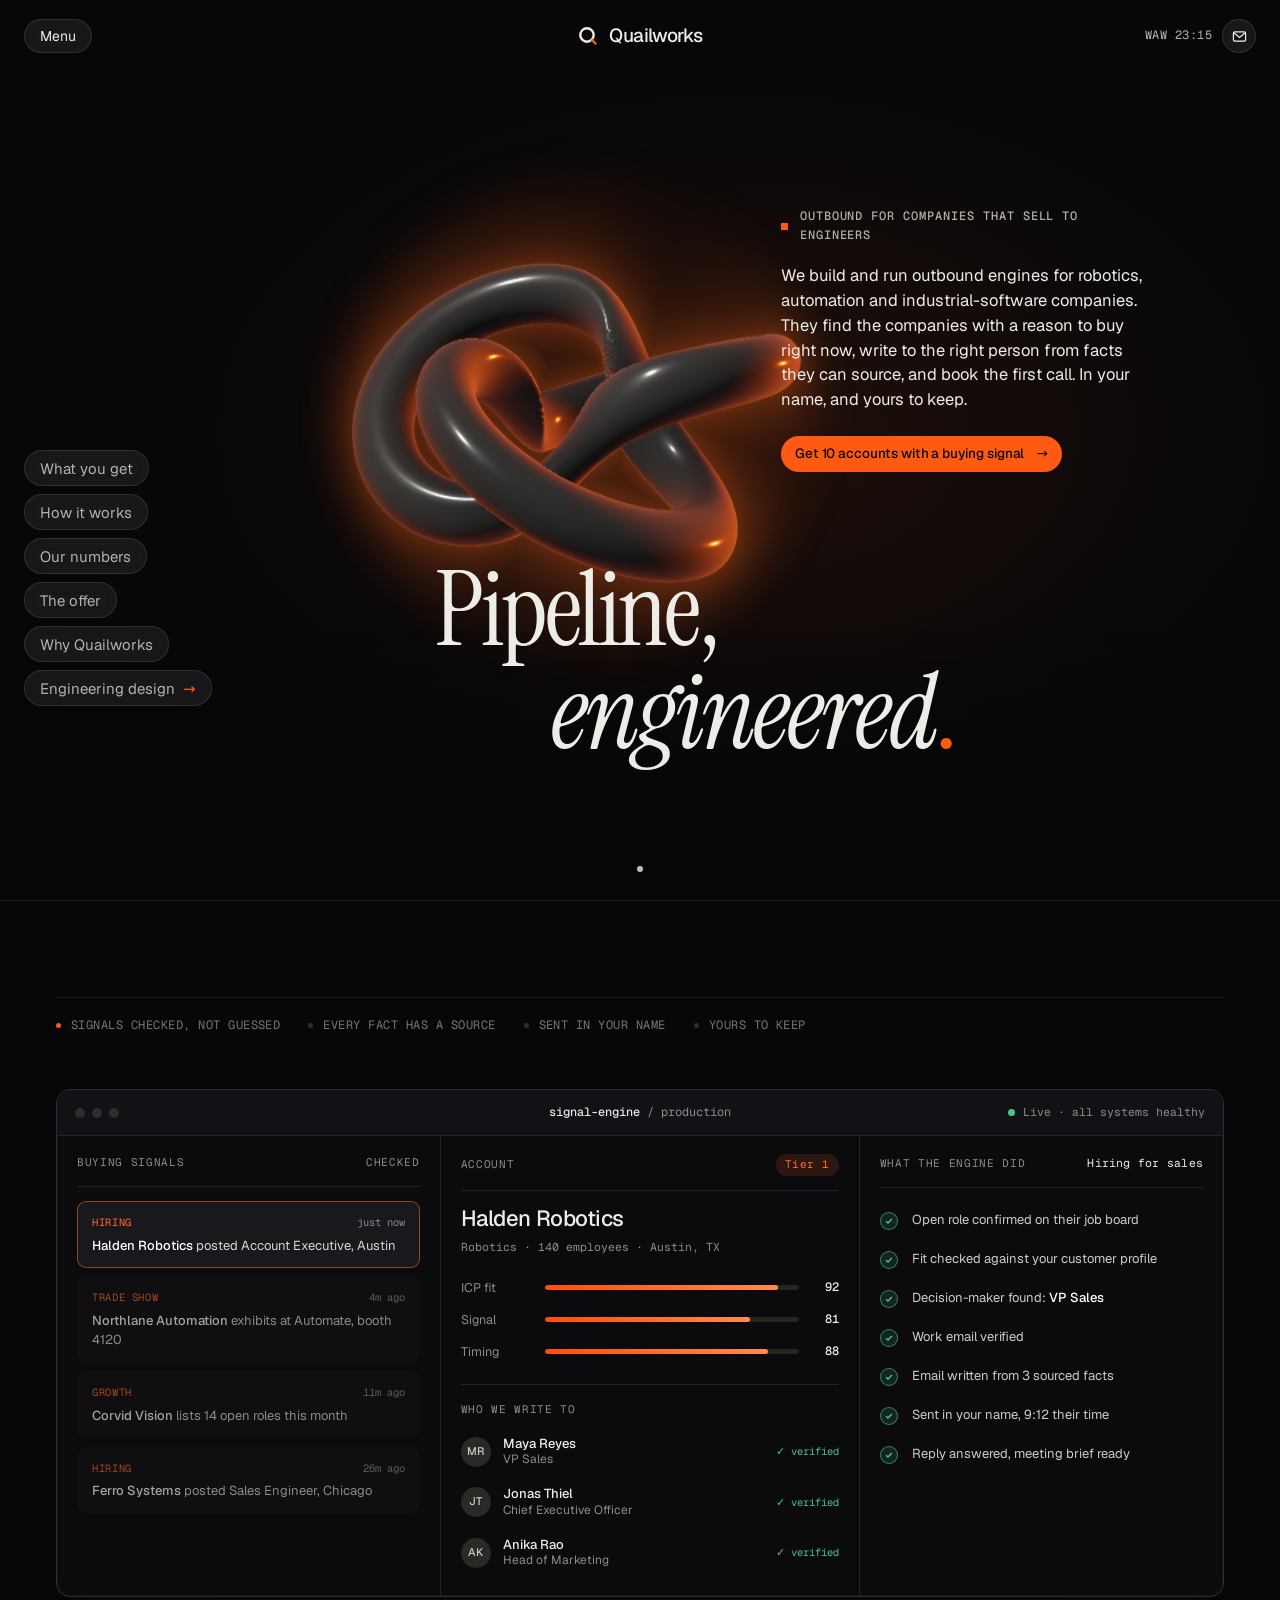
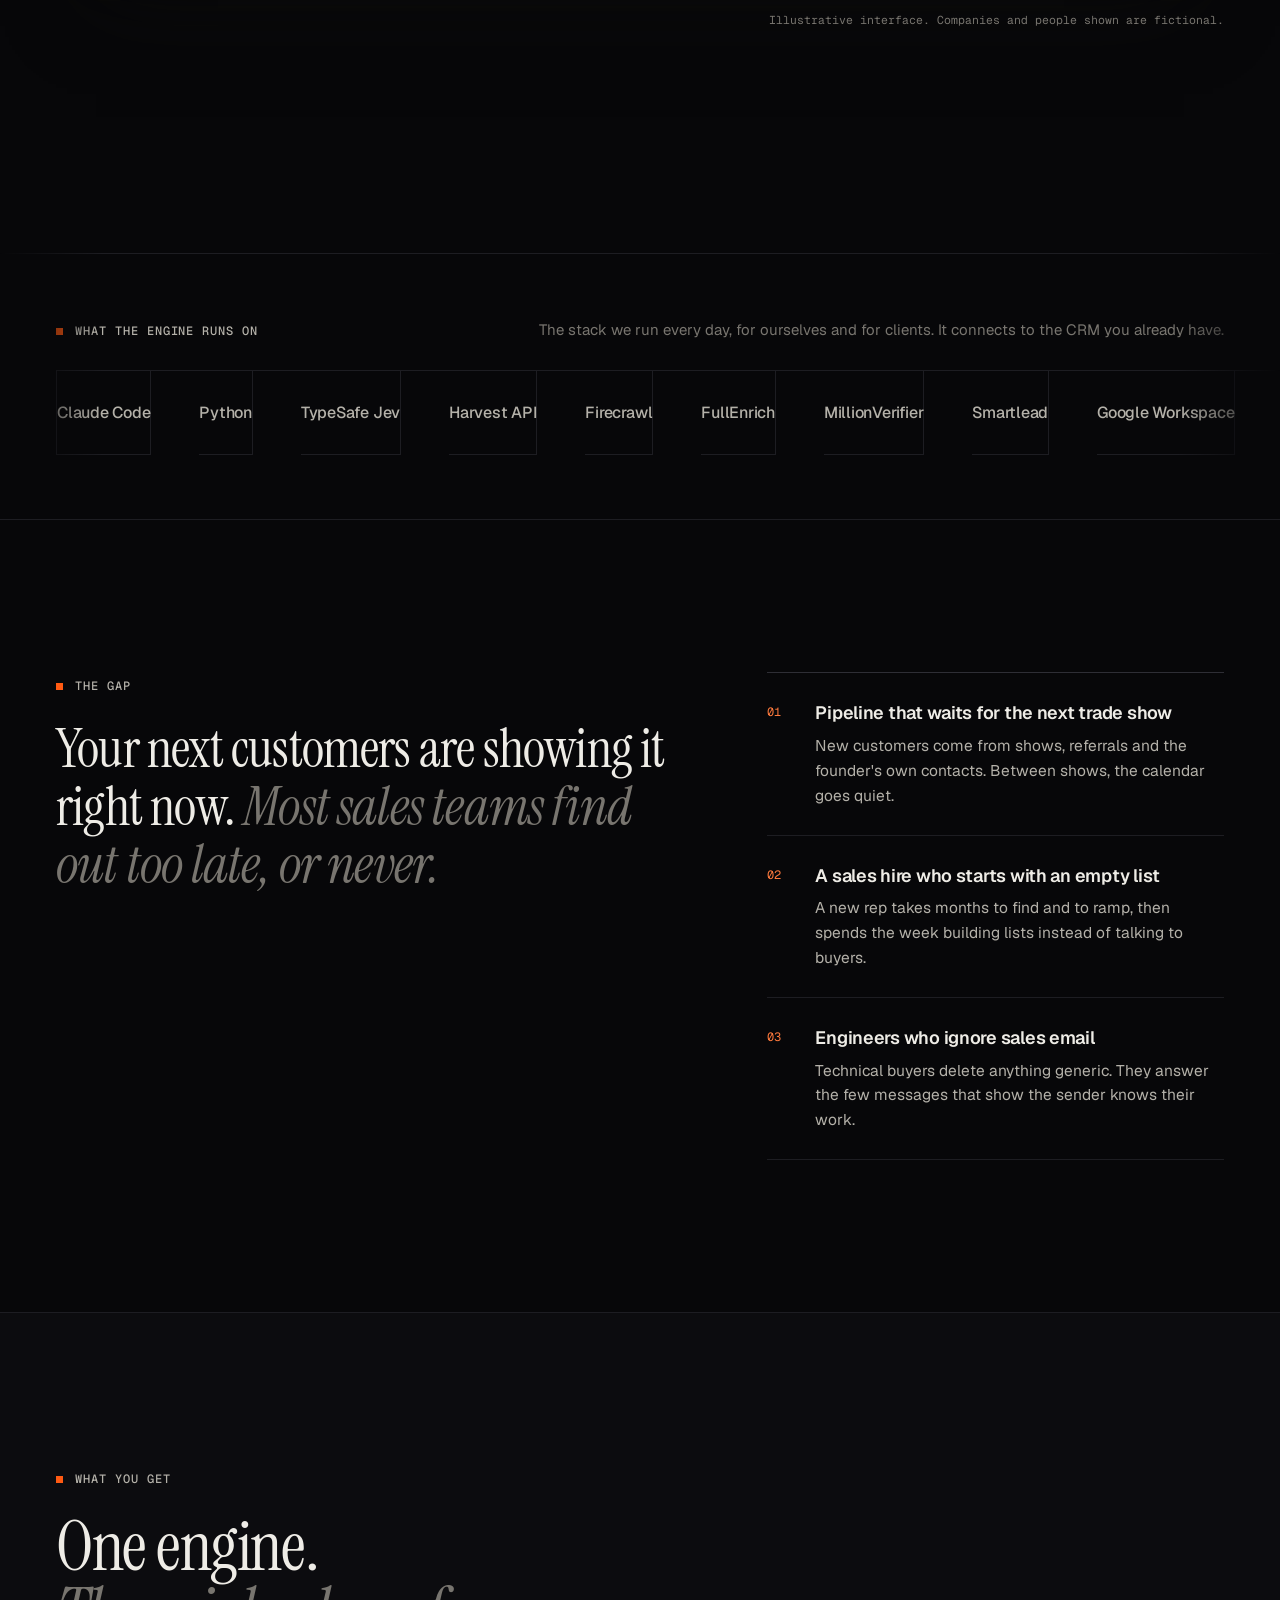
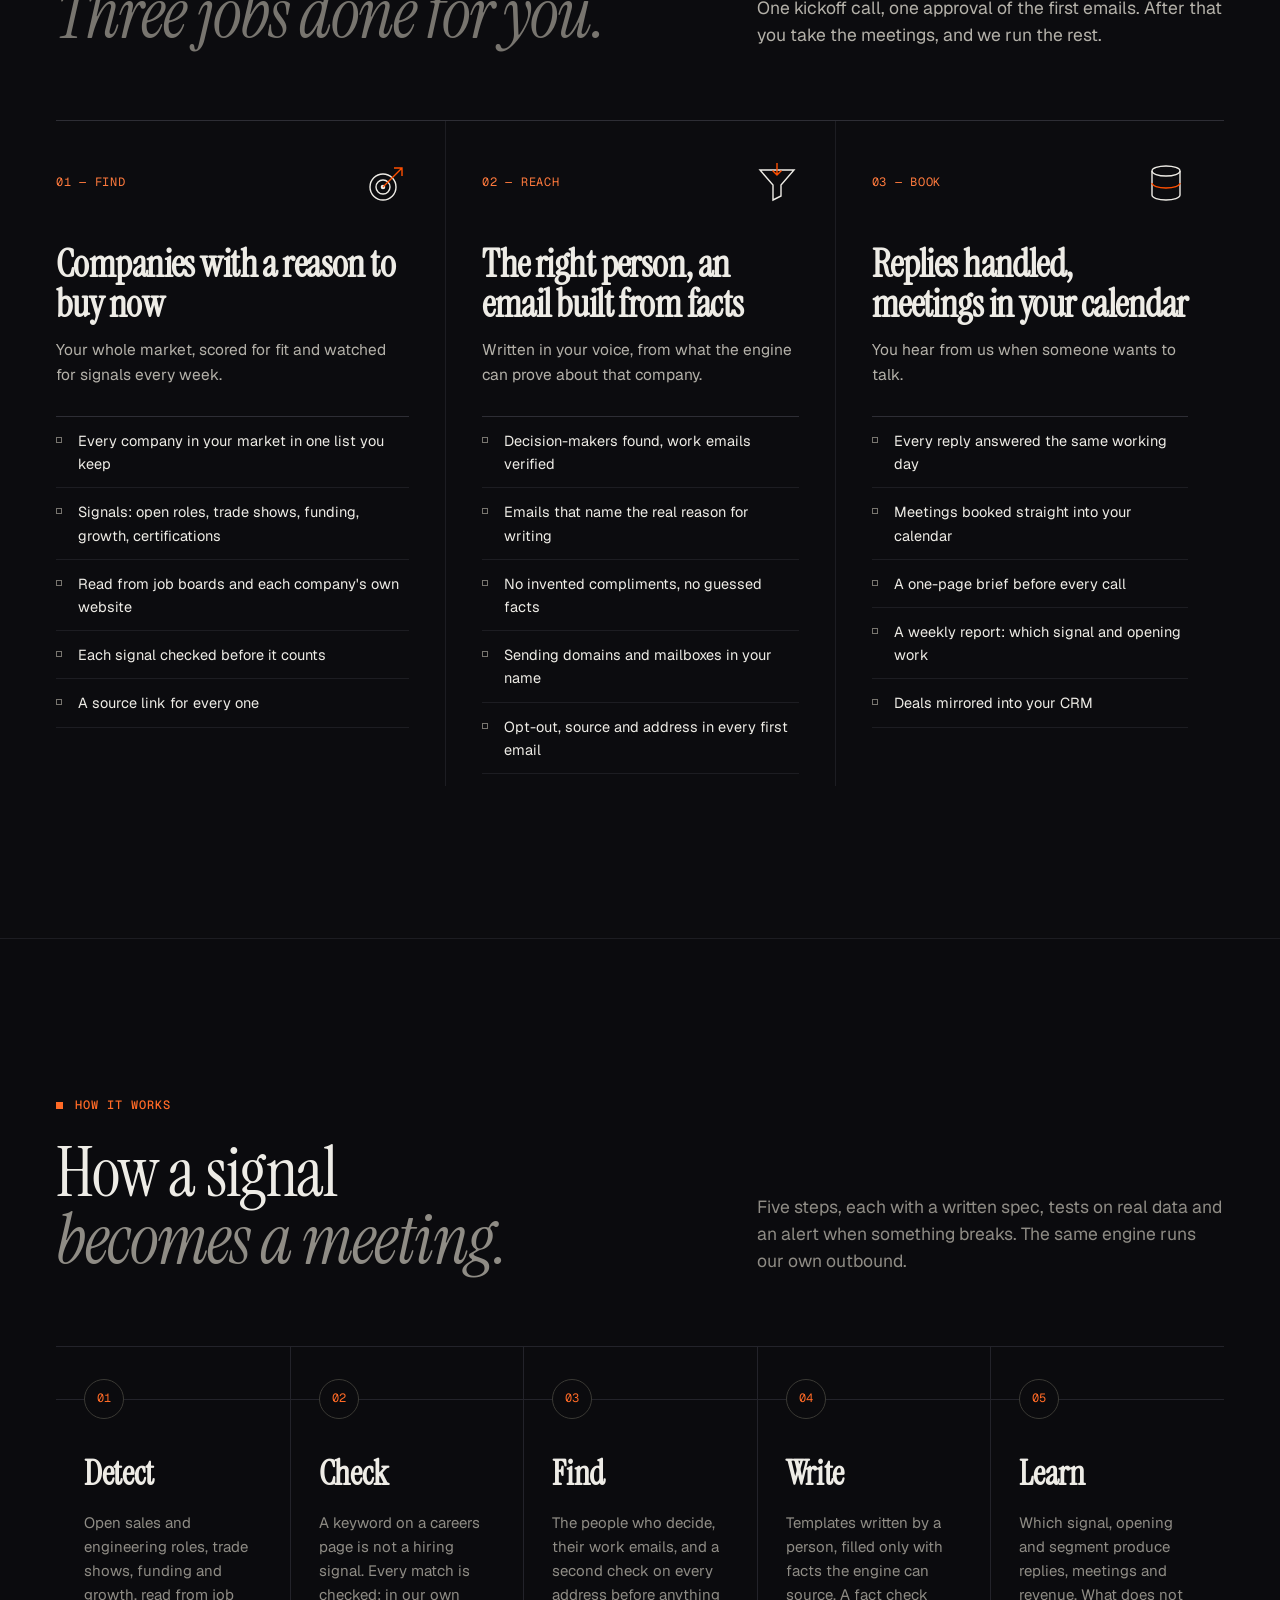
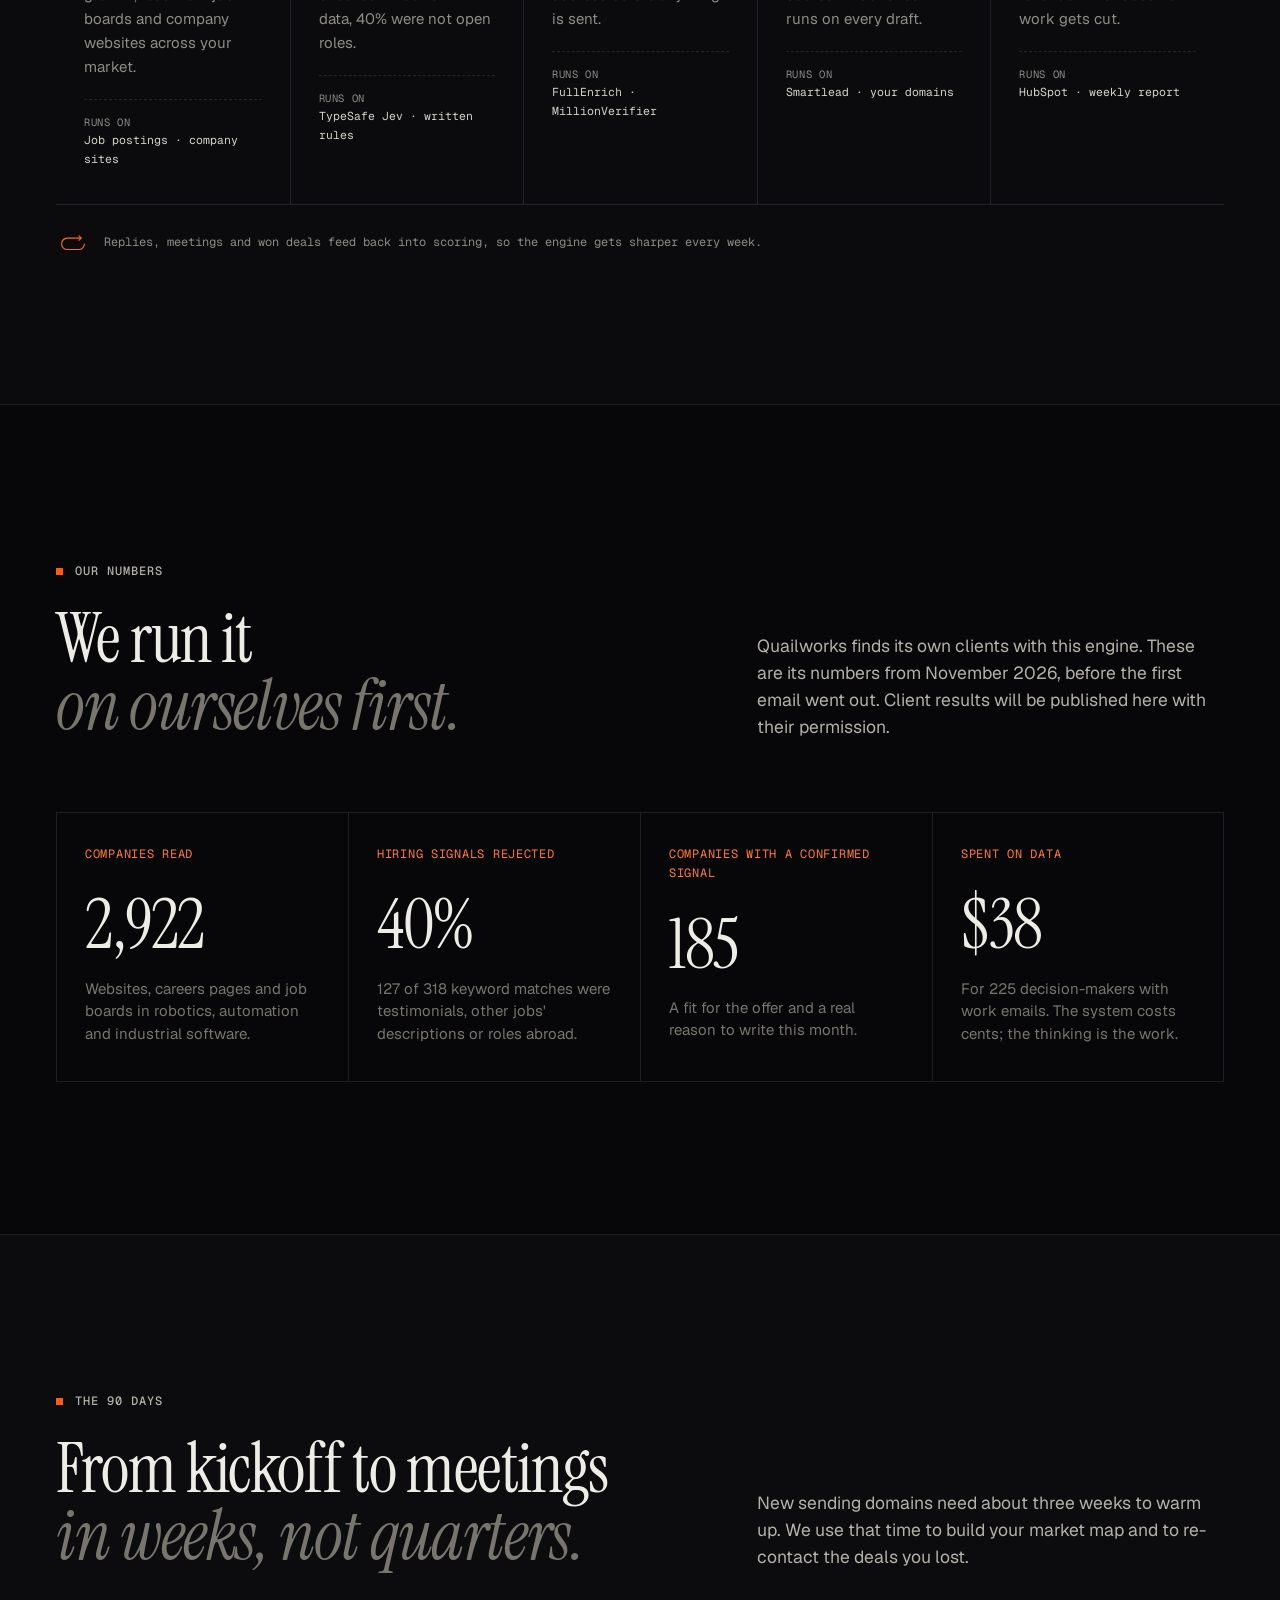
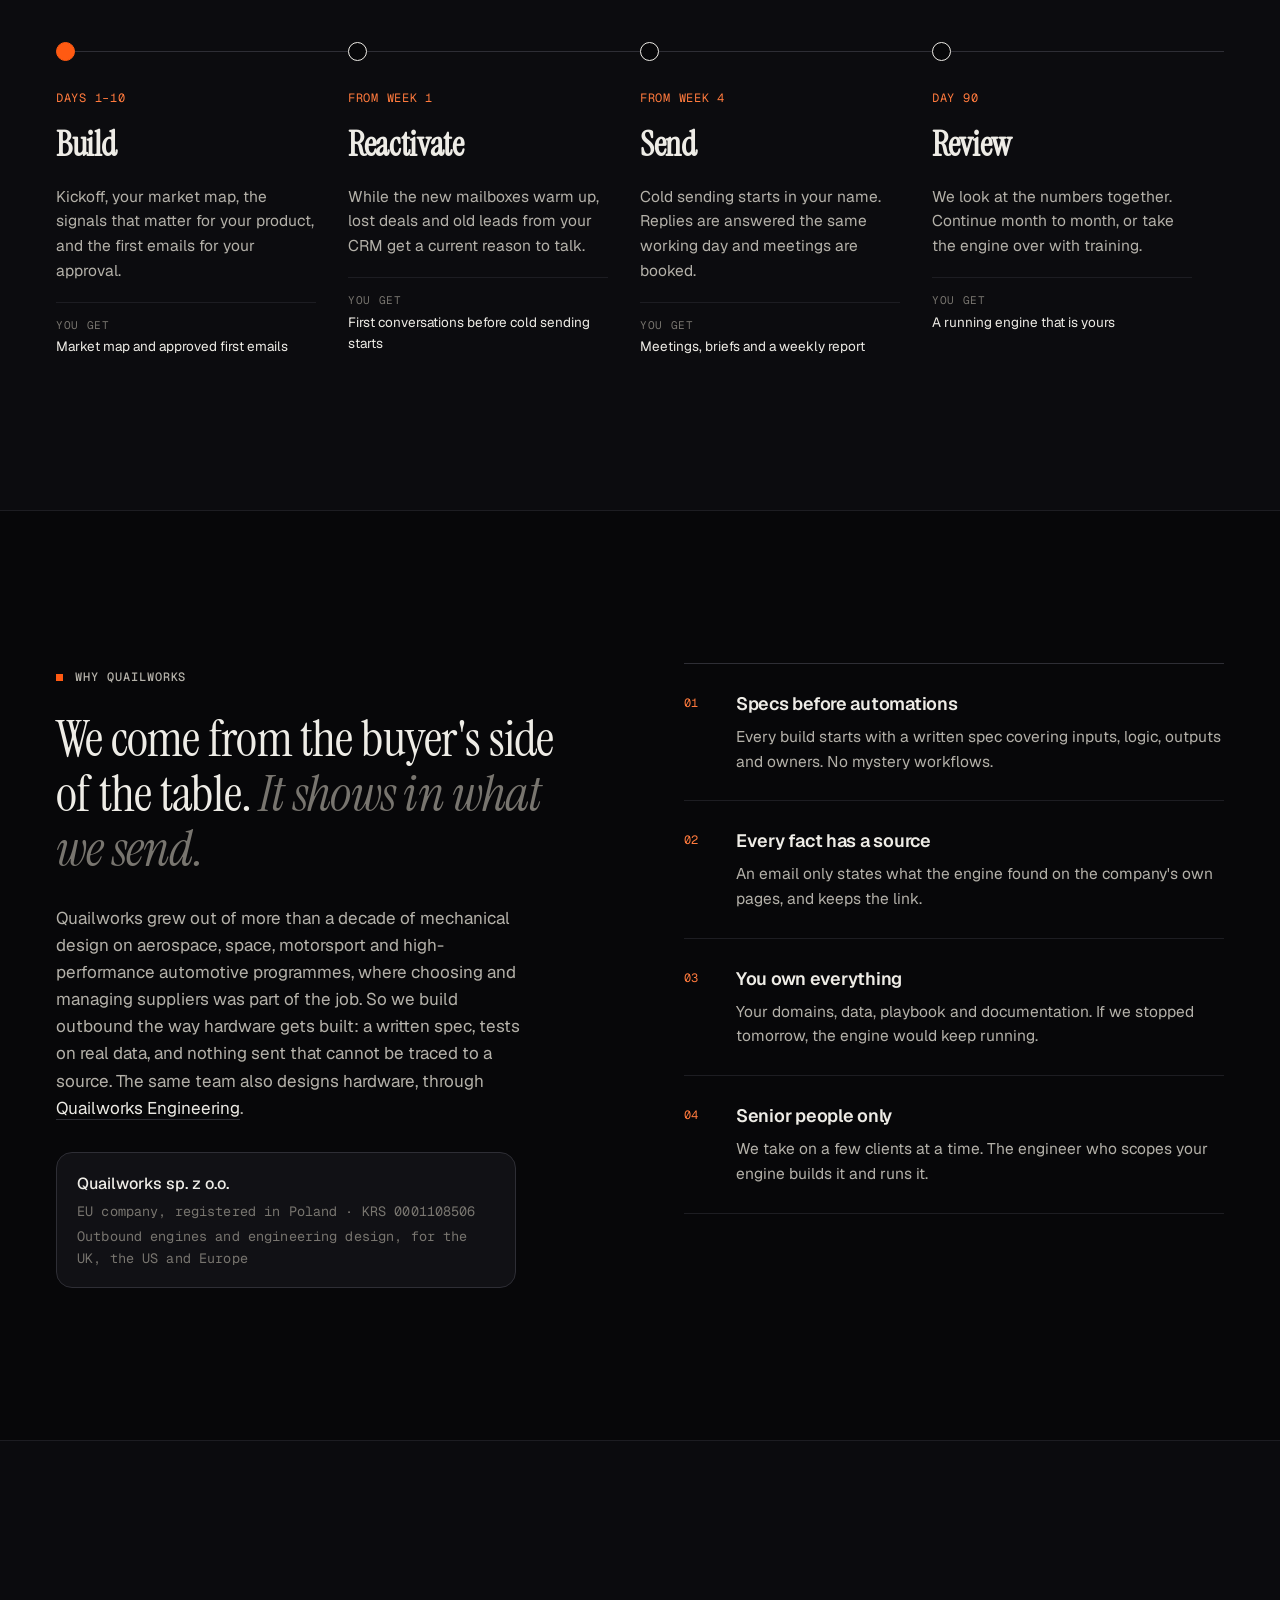
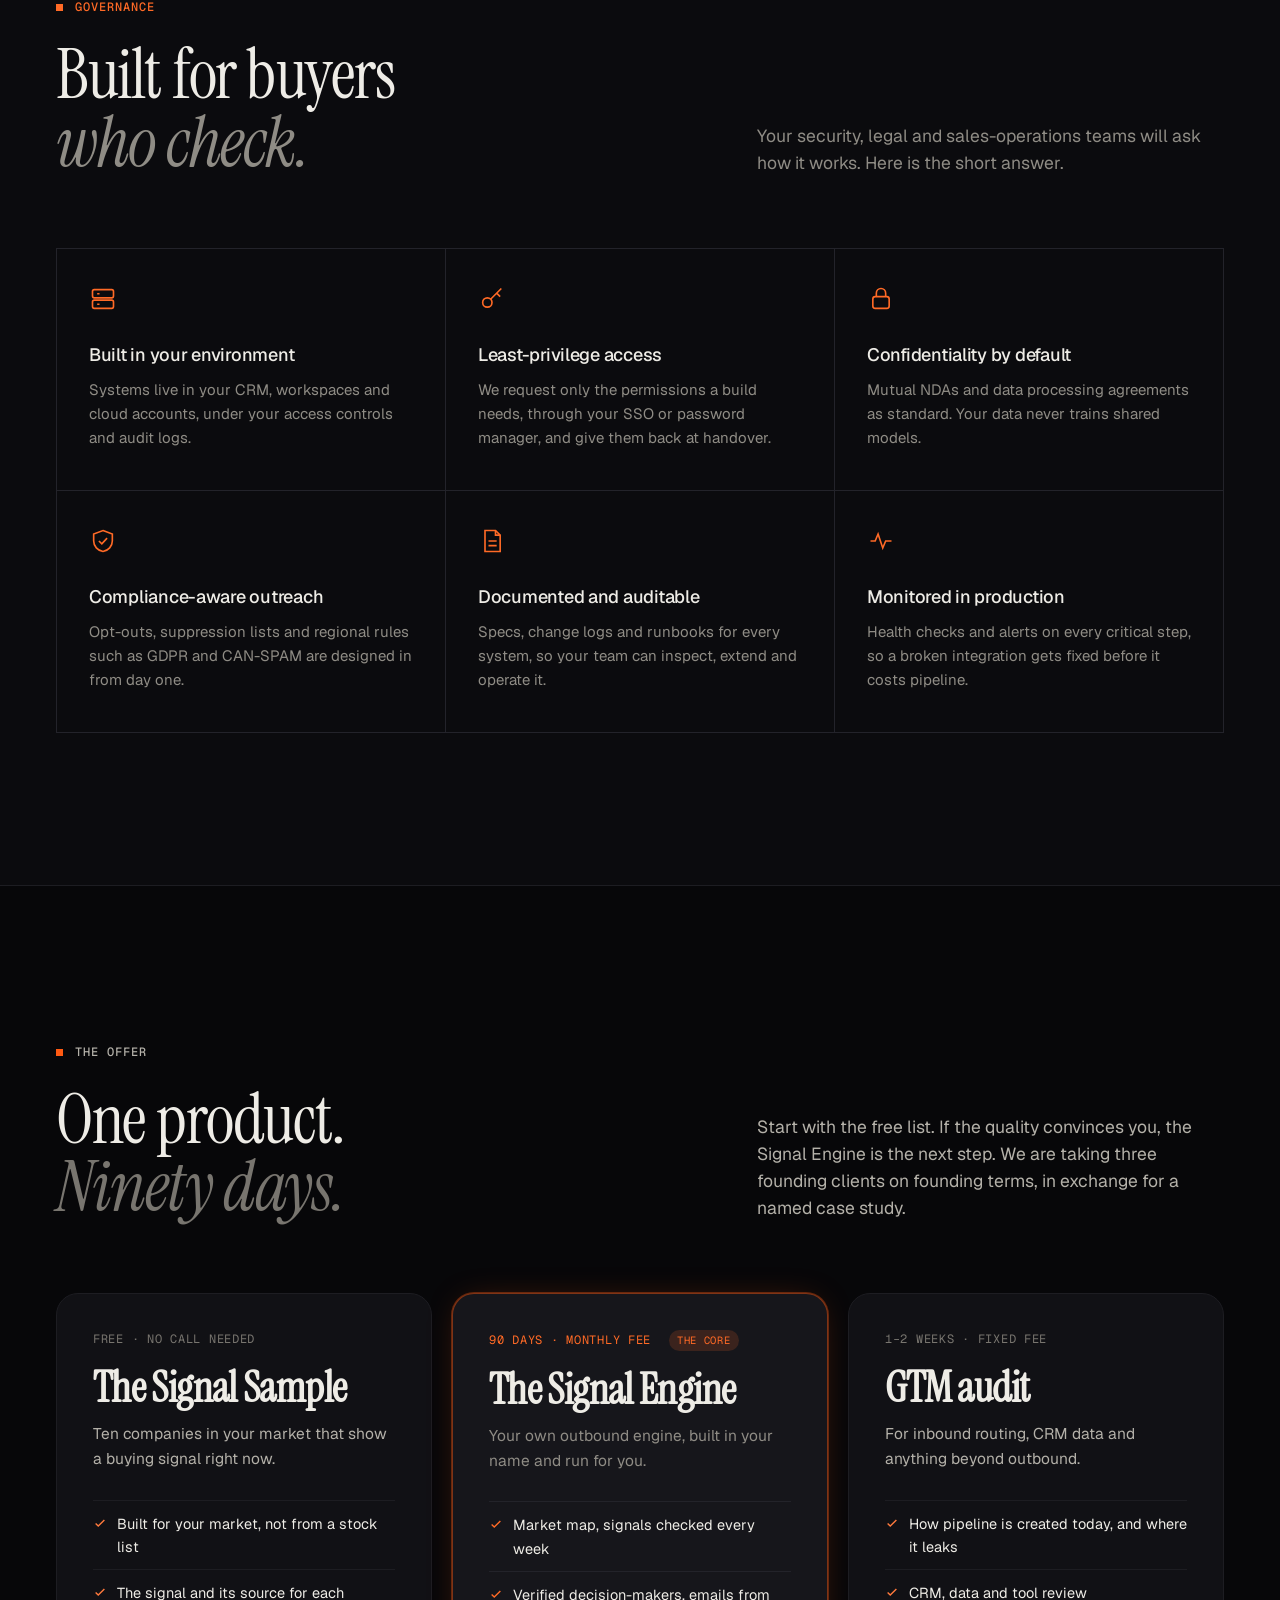
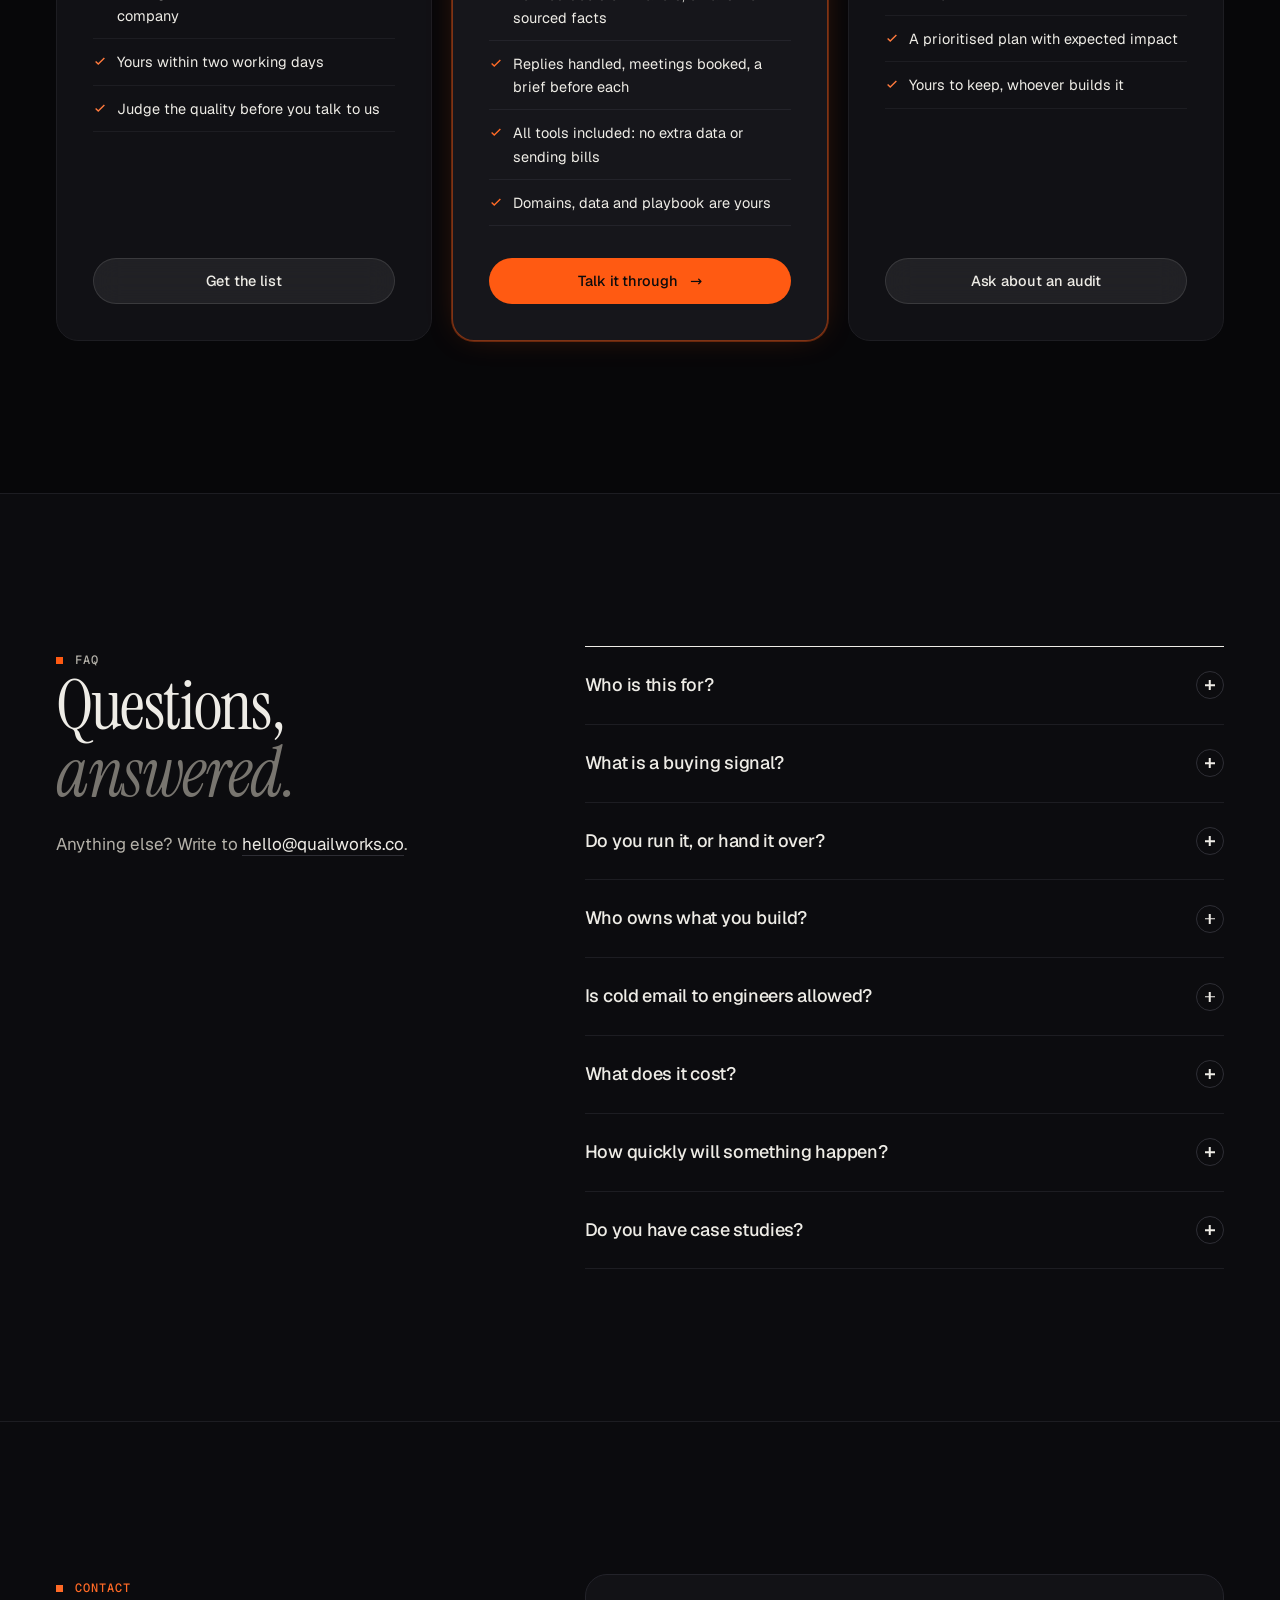
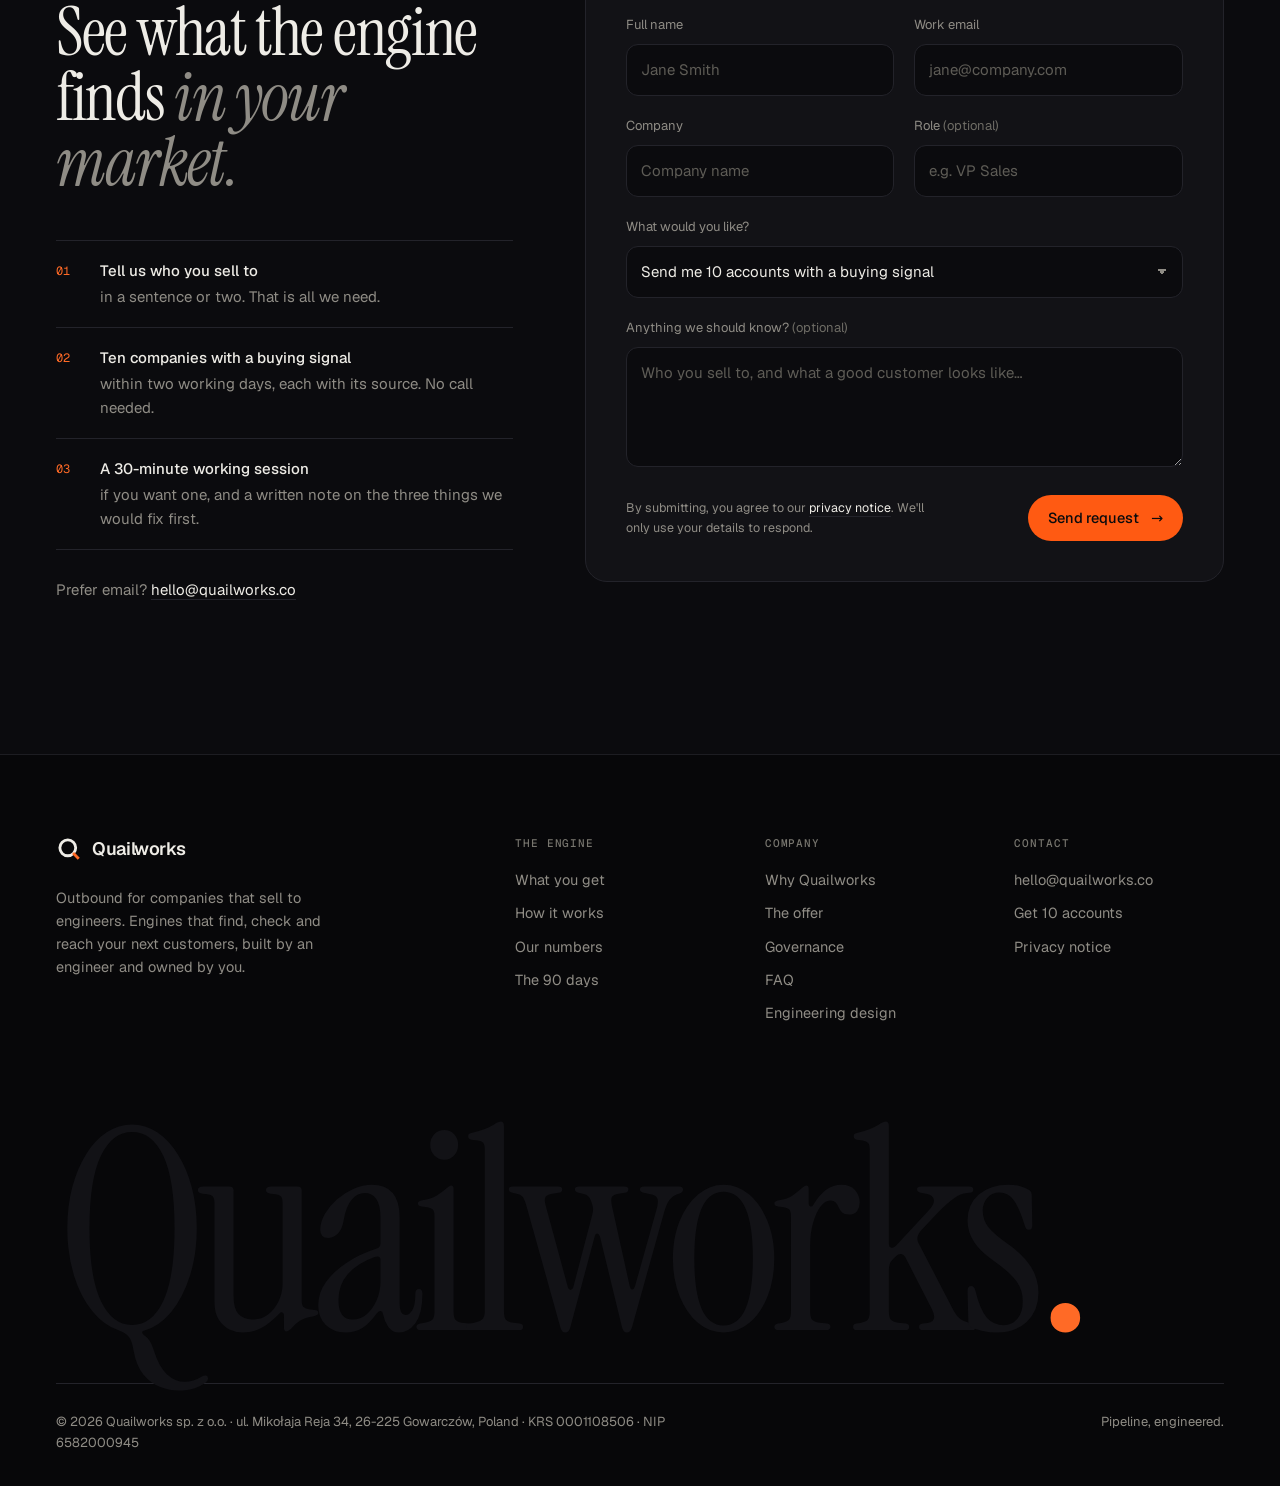
<file: site/index.html>
<!DOCTYPE html>
<html lang="en">
<head>
  <meta charset="UTF-8" />
  <meta name="viewport" content="width=device-width, initial-scale=1" />
  <title>Quailworks — Outbound for companies that sell to engineers</title>
  <meta name="description" content="Quailworks builds and runs outbound engines for robotics, automation and industrial-software companies: accounts with a confirmed buying signal, emails written from sourced facts, first meetings booked. Built by an engineer, owned by you." />
  <link rel="canonical" href="https://quailworks.co/" />
  <meta name="theme-color" content="#070709" />
  <meta name="color-scheme" content="dark" />

  <meta property="og:type" content="website" />
  <meta property="og:site_name" content="Quailworks" />
  <meta property="og:url" content="https://quailworks.co/" />
  <meta property="og:title" content="Quailworks — Pipeline, engineered." />
  <meta property="og:description" content="Outbound for companies that sell to engineers: confirmed buying signals, emails written from sourced facts, first meetings booked. Built by an engineer, owned by you." />
  <meta property="og:image" content="https://quailworks.co/og.png" />
  <meta property="og:image:width" content="1200" />
  <meta property="og:image:height" content="630" />
  <meta name="twitter:card" content="summary_large_image" />
  <meta name="twitter:image" content="https://quailworks.co/og.png" />

  <link rel="icon" href="favicon.svg" type="image/svg+xml" />
  <link rel="apple-touch-icon" href="apple-touch-icon.png" />
  <link rel="preload" href="assets/fonts/instrument-serif-latin.woff2" as="font" type="font/woff2" crossorigin />
  <link rel="preload" href="assets/fonts/geist-latin.woff2" as="font" type="font/woff2" crossorigin />
  <link rel="stylesheet" href="assets/css/styles.css" />
  <link rel="stylesheet" href="assets/css/studio.css" />
  <link rel="stylesheet" href="assets/css/motion.css" />
  <script>document.documentElement.classList.add('js')</script>

  <script type="application/ld+json">
  {
    "@context": "https://schema.org",
    "@type": "ProfessionalService",
    "name": "Quailworks",
    "legalName": "Quailworks sp. z o.o.",
    "url": "https://quailworks.co/",
    "logo": "https://quailworks.co/apple-touch-icon.png",
    "email": "hello@quailworks.co",
    "description": "Outbound engines for companies that sell to engineering and plant teams: confirmed buying signals, emails written from sourced facts, first meetings booked.",
    "address": {"@type": "PostalAddress", "streetAddress": "ul. Mikołaja Reja 34", "postalCode": "26-225", "addressLocality": "Gowarczów", "addressCountry": "PL"},
    "taxID": "6582000945",
    "areaServed": ["US", "GB"],
    "knowsAbout": ["GTM engineering", "Signal-based outbound", "B2B lead generation", "Sales to engineering teams", "Robotics and automation", "Industrial software"]
  }
  </script>
</head>
<body>
  <a class="skip" href="#main">Skip to content</a>

  <!-- ═══ NAV ═══ -->
  <header class="nav" id="nav">
    <div class="wrap">
      <button class="menu-btn" type="button" aria-label="Open menu" aria-expanded="false" aria-controls="mobile-menu"><span></span><b class="m-open">Menu</b><b class="m-close">Close</b></button>
      <a class="brand" href="/" aria-label="Quailworks — home">
        <svg viewBox="0 0 32 32" aria-hidden="true"><circle cx="14.5" cy="14.5" r="9.75" fill="none" stroke="currentColor" stroke-width="3.5"/><path d="M21 21l7 7" stroke="#FF5A12" stroke-width="3.5"/></svg>
        Quailworks
      </a>
      <div class="nav-cta">
        <span class="clock" id="clock">WAW</span>
        <a class="chip chip-icon" href="#contact" aria-label="Contact"><svg viewBox="0 0 16 16" fill="none" aria-hidden="true"><rect x="1.5" y="3" width="13" height="10" rx="1.5" stroke="currentColor" stroke-width="1.3"/><path d="M2 4l6 5 6-5" stroke="currentColor" stroke-width="1.3"/></svg></a>
      </div>
    </div>
    <div class="mobile-menu" id="mobile-menu">
      <a href="#services">What you get</a>
      <a href="#engine">How it works</a>
      <a href="#proof">Our numbers</a>
      <a href="#offer">The offer</a>
      <a href="#why">Why Quailworks</a>
      <a href="/engineering">Engineering design</a>
      <a class="btn btn-accent" href="#contact">Get 10 accounts <span class="arr" aria-hidden="true">→</span></a>
      <p class="menu-note">Quailworks sp. z o.o. · Gowarczów, Poland · hello@quailworks.co</p>
    </div>
  </header>

  <main id="main">

    <!-- ═══ HERO ═══ -->
    <section class="section hero studio-hero" id="top">
      <canvas class="hero-canvas" data-shape="knot" aria-hidden="true"></canvas>
      <div class="wrap">
        <nav class="hero-pills reveal" aria-label="On this page">
          <a class="chip" href="#services">What you get</a>
          <a class="chip" href="#engine">How it works</a>
          <a class="chip" href="#proof">Our numbers</a>
          <a class="chip" href="#offer">The offer</a>
          <a class="chip" href="#why">Why Quailworks</a>
          <a class="chip" href="/engineering">Engineering design <span class="arr" aria-hidden="true">→</span></a>
        </nav>
        <div class="hero-intro reveal d2">
          <span class="label">Outbound for companies that sell to engineers</span>
          <p>We build and run outbound engines for robotics, automation and industrial-software companies.
            They find the companies with a reason to buy right now, write to the right person from facts they
            can source, and book the first call. In your name, and yours to keep.</p>
          <div class="hero-ctas">
            <a class="btn btn-accent btn-sm" href="#contact">Get 10 accounts with a buying signal <span class="arr" aria-hidden="true">→</span></a>
          </div>
        </div>
        <h1 class="display reveal d1">Pipeline,<span class="l2"><em>engineered</em><span class="dot">.</span></span></h1>
        <span class="hero-scroll" aria-hidden="true"></span>
      </div>
    </section>

    <!-- ═══ THE ENGINE, LIVE ═══ -->
    <section class="section console-section" id="live" aria-label="The engine at work">
      <div class="wrap">
        <div class="hero-meta reveal d3" aria-label="What makes it different">
          <span>Signals checked, not guessed</span>
          <span>Every fact has a source</span>
          <span>Sent in your name</span>
          <span>Yours to keep</span>
        </div>

        <!-- Console -->
        <div class="console-wrap reveal d3">
          <div class="console" role="img" aria-label="Illustration of the Quailworks engine: a buying signal is found and confirmed, the right person is found, and an email is written from sourced facts.">
            <div class="console-bar" aria-hidden="true">
              <div class="dots"><i></i><i></i><i></i></div>
              <div class="console-title"><b>signal-engine</b> / production</div>
              <div class="console-status"><span class="pulse"></span>Live · all systems healthy</div>
            </div>
            <div class="console-grid" aria-hidden="true">
              <div class="pane pane-signals">
                <div class="pane-head"><span>Buying signals</span><span>Checked</span></div>
                <ul class="signals" id="signals">
                  <li class="sig active"><span class="sig-type">Hiring</span><span class="sig-time">just now</span><span class="sig-text"><b>Halden Robotics</b> posted Account Executive, Austin</span></li>
                  <li class="sig"><span class="sig-type">Trade show</span><span class="sig-time">4m ago</span><span class="sig-text"><b>Northlane Automation</b> exhibits at Automate, booth 4120</span></li>
                  <li class="sig"><span class="sig-type">Growth</span><span class="sig-time">11m ago</span><span class="sig-text"><b>Corvid Vision</b> lists 14 open roles this month</span></li>
                  <li class="sig"><span class="sig-type">Hiring</span><span class="sig-time">26m ago</span><span class="sig-text"><b>Ferro Systems</b> posted Sales Engineer, Chicago</span></li>
                </ul>
              </div>

              <div class="pane pane-account">
                <div class="pane-head"><span>Account</span><span class="tier" id="acct-tier">Tier 1</span></div>
                <div class="acct-name" id="acct-name">Halden Robotics</div>
                <div class="acct-meta" id="acct-meta">Robotics · 140 employees · Austin, TX</div>
                <div class="scores">
                  <div class="score"><span>ICP fit</span><div class="bar"><i></i></div><b>92</b></div>
                  <div class="score"><span>Signal</span><div class="bar"><i></i></div><b>81</b></div>
                  <div class="score"><span>Timing</span><div class="bar"><i></i></div><b>88</b></div>
                </div>
                <div class="sub-head">Who we write to</div>
                <ul class="people" id="people">
                  <li class="person"><span class="avatar">MR</span><div><b>Maya Reyes</b><small>VP Sales</small></div><span class="verified">✓ verified</span></li>
                  <li class="person"><span class="avatar">JT</span><div><b>Jonas Thiel</b><small>Chief Executive Officer</small></div><span class="verified">✓ verified</span></li>
                  <li class="person"><span class="avatar">AK</span><div><b>Anika Rao</b><small>Head of Marketing</small></div><span class="verified">✓ verified</span></li>
                </ul>
              </div>

              <div class="pane pane-actions">
                <div class="pane-head"><span>What the engine did</span><span class="pill" id="play-name">Hiring for sales</span></div>
                <ol class="actions" id="actions">
                  <li class="act done"><span class="check"><svg viewBox="0 0 12 12" fill="none"><path d="M2.5 6.2l2.3 2.3 4.7-4.8" stroke="#4CC38A" stroke-width="1.6"/></svg></span><span>Open role confirmed on their job board</span></li>
                  <li class="act done"><span class="check"><svg viewBox="0 0 12 12" fill="none"><path d="M2.5 6.2l2.3 2.3 4.7-4.8" stroke="#4CC38A" stroke-width="1.6"/></svg></span><span>Fit checked against your customer profile</span></li>
                  <li class="act done"><span class="check"><svg viewBox="0 0 12 12" fill="none"><path d="M2.5 6.2l2.3 2.3 4.7-4.8" stroke="#4CC38A" stroke-width="1.6"/></svg></span><span>Decision-maker found: <b>VP Sales</b></span></li>
                  <li class="act done"><span class="check"><svg viewBox="0 0 12 12" fill="none"><path d="M2.5 6.2l2.3 2.3 4.7-4.8" stroke="#4CC38A" stroke-width="1.6"/></svg></span><span>Work email verified</span></li>
                  <li class="act done"><span class="check"><svg viewBox="0 0 12 12" fill="none"><path d="M2.5 6.2l2.3 2.3 4.7-4.8" stroke="#4CC38A" stroke-width="1.6"/></svg></span><span>Email written from 3 sourced facts</span></li>
                  <li class="act done"><span class="check"><svg viewBox="0 0 12 12" fill="none"><path d="M2.5 6.2l2.3 2.3 4.7-4.8" stroke="#4CC38A" stroke-width="1.6"/></svg></span><span>Sent in your name, 9:12 their time</span></li>
                  <li class="act done"><span class="check"><svg viewBox="0 0 12 12" fill="none"><path d="M2.5 6.2l2.3 2.3 4.7-4.8" stroke="#4CC38A" stroke-width="1.6"/></svg></span><span>Reply answered, meeting brief ready</span></li>
                </ol>
              </div>
            </div>
          </div>
          <p class="console-caption">Illustrative interface. Companies and people shown are fictional.</p>
        </div>
      </div>
    </section>

    <!-- ═══ STACK ═══ -->
    <section class="section stack" aria-labelledby="stack-title">
      <div class="wrap">
        <div class="stack-head">
          <span class="label" id="stack-title">What the engine runs on</span>
          <p>The stack we run every day, for ourselves and for clients. It connects to the CRM you already have.</p>
        </div>
        <ul class="stack-grid">
          <li>Claude Code</li><li>Python</li><li>TypeSafe Jev</li><li>Harvest API</li><li>Firecrawl</li><li>FullEnrich</li><li>MillionVerifier</li>
          <li>Smartlead</li><li>Google Workspace</li><li>Microsoft 365</li><li>HubSpot</li><li>Notion</li><li>GitHub</li><li>Cloudflare</li>
        </ul>
      </div>
    </section>

    <!-- ═══ THE GAP ═══ -->
    <section class="section" id="problem">
      <div class="wrap gap-grid">
        <div class="reveal">
          <span class="label">The gap</span>
          <p class="statement">Your next customers are showing it right now. <em>Most sales teams find out too late, or never.</em></p>
        </div>
        <ol class="gap-list">
          <li class="reveal d1">
            <span class="n">01</span>
            <div>
              <h3>Pipeline that waits for the next trade show</h3>
              <p>New customers come from shows, referrals and the founder's own contacts. Between shows, the calendar goes quiet.</p>
            </div>
          </li>
          <li class="reveal d2">
            <span class="n">02</span>
            <div>
              <h3>A sales hire who starts with an empty list</h3>
              <p>A new rep takes months to find and to ramp, then spends the week building lists instead of talking to buyers.</p>
            </div>
          </li>
          <li class="reveal d3">
            <span class="n">03</span>
            <div>
              <h3>Engineers who ignore sales email</h3>
              <p>Technical buyers delete anything generic. They answer the few messages that show the sender knows their work.</p>
            </div>
          </li>
        </ol>
      </div>
    </section>

    <!-- ═══ SERVICES ═══ -->
    <section class="section tint" id="services">
      <div class="wrap">
        <div class="section-head">
          <div class="reveal">
            <span class="label">What you get</span>
            <h2 class="display h2 muted-em">One engine.<br /><em>Three jobs done for you.</em></h2>
          </div>
          <p class="lede reveal d1">One kickoff call, one approval of the first emails. After that you take the meetings, and we run the rest.</p>
        </div>

        <div class="services-grid">
          <article class="svc reveal">
            <div class="svc-top">
              <span class="svc-n">01 — Find</span>
              <svg class="svc-icon" viewBox="0 0 44 44" fill="none" stroke="currentColor" stroke-width="1.4" aria-hidden="true"><circle cx="18" cy="26" r="13"/><circle cx="18" cy="26" r="7"/><circle cx="18" cy="26" r="1.6" fill="currentColor"/><path d="M18 26L37 7M29 7h8v8" stroke="#FF4F00"/></svg>
            </div>
            <h3>Companies with a reason to buy now</h3>
            <p>Your whole market, scored for fit and watched for signals every week.</p>
            <ul>
              <li>Every company in your market in one list you keep</li>
              <li>Signals: open roles, trade shows, funding, growth, certifications</li>
              <li>Read from job boards and each company's own website</li>
              <li>Each signal checked before it counts</li>
              <li>A source link for every one</li>
            </ul>
          </article>
          <article class="svc reveal d1">
            <div class="svc-top">
              <span class="svc-n">02 — Reach</span>
              <svg class="svc-icon" viewBox="0 0 44 44" fill="none" stroke="currentColor" stroke-width="1.4" aria-hidden="true"><path d="M5 9h34L26 24v11l-8 4V24z"/><path d="M22 2v12M17.5 9.5L22 14l4.5-4.5" stroke="#FF4F00"/></svg>
            </div>
            <h3>The right person, an email built from facts</h3>
            <p>Written in your voice, from what the engine can prove about that company.</p>
            <ul>
              <li>Decision-makers found, work emails verified</li>
              <li>Emails that name the real reason for writing</li>
              <li>No invented compliments, no guessed facts</li>
              <li>Sending domains and mailboxes in your name</li>
              <li>Opt-out, source and address in every first email</li>
            </ul>
          </article>
          <article class="svc reveal d2">
            <div class="svc-top">
              <span class="svc-n">03 — Book</span>
              <svg class="svc-icon" viewBox="0 0 44 44" fill="none" stroke="currentColor" stroke-width="1.4" aria-hidden="true"><ellipse cx="22" cy="10" rx="14" ry="5"/><path d="M8 10v24c0 2.8 6.3 5 14 5s14-2.2 14-5V10"/><path d="M8 22c0 2.8 6.3 5 14 5s14-2.2 14-5" stroke="#FF4F00"/></svg>
            </div>
            <h3>Replies handled, meetings in your calendar</h3>
            <p>You hear from us when someone wants to talk.</p>
            <ul>
              <li>Every reply answered the same working day</li>
              <li>Meetings booked straight into your calendar</li>
              <li>A one-page brief before every call</li>
              <li>A weekly report: which signal and opening work</li>
              <li>Deals mirrored into your CRM</li>
            </ul>
          </article>
        </div>
      </div>
    </section>

    <!-- ═══ ENGINE ═══ -->
    <section class="section dark" id="engine">
      <div class="wrap">
        <div class="section-head">
          <div class="reveal">
            <span class="label">How it works</span>
            <h2 class="display h2 muted-em">How a signal<br /><em>becomes a meeting.</em></h2>
          </div>
          <p class="lede reveal d1">Five steps, each with a written spec, tests on real data and an alert when something breaks. The same engine runs our own outbound.</p>
        </div>

        <div class="flow">
          <div class="flow-track" aria-hidden="true"></div>
          <div class="stage reveal">
            <div class="node">01</div>
            <h3>Detect</h3>
            <p>Open sales and engineering roles, trade shows, funding and growth, read from job boards and company websites across your market.</p>
            <div class="runs"><span>Runs on</span>Job postings · company sites</div>
          </div>
          <div class="stage reveal d1">
            <div class="node">02</div>
            <h3>Check</h3>
            <p>A keyword on a careers page is not a hiring signal. Every match is checked: in our own data, 40% were not open roles.</p>
            <div class="runs"><span>Runs on</span>TypeSafe Jev · written rules</div>
          </div>
          <div class="stage reveal d2">
            <div class="node">03</div>
            <h3>Find</h3>
            <p>The people who decide, their work emails, and a second check on every address before anything is sent.</p>
            <div class="runs"><span>Runs on</span>FullEnrich · MillionVerifier</div>
          </div>
          <div class="stage reveal d3">
            <div class="node">04</div>
            <h3>Write</h3>
            <p>Templates written by a person, filled only with facts the engine can source. A fact check runs on every draft.</p>
            <div class="runs"><span>Runs on</span>Smartlead · your domains</div>
          </div>
          <div class="stage reveal d4">
            <div class="node">05</div>
            <h3>Learn</h3>
            <p>Which signal, opening and segment produce replies, meetings and revenue. What does not work gets cut.</p>
            <div class="runs"><span>Runs on</span>HubSpot · weekly report</div>
          </div>
        </div>
        <p class="loop-note reveal">
          <svg viewBox="0 -3 34 22" fill="none" stroke="currentColor" stroke-width="1.4" aria-hidden="true"><path d="M31 9a7 7 0 01-7 7H10a7 7 0 010-14h17"/><path d="M24 -1l3 3-3 3"/></svg>
          Replies, meetings and won deals feed back into scoring, so the engine gets sharper every week.
        </p>
      </div>
    </section>

    <!-- ═══ BLUEPRINTS ═══ -->
    <section class="section" id="proof">
      <div class="wrap">
        <div class="section-head">
          <div class="reveal">
            <span class="label">Our numbers</span>
            <h2 class="display h2 muted-em">We run it<br /><em>on ourselves first.</em></h2>
          </div>
          <p class="lede reveal d1">Quailworks finds its own clients with this engine. These are its numbers from November 2026, before the first email went out. Client results will be published here with their permission.</p>
        </div>

        <dl class="stats">
          <div class="stat reveal"><dt>Companies read</dt><dd>2,922</dd><p>Websites, careers pages and job boards in robotics, automation and industrial software.</p></div>
          <div class="stat reveal d1"><dt>Hiring signals rejected</dt><dd>40%</dd><p>127 of 318 keyword matches were testimonials, other jobs' descriptions or roles abroad.</p></div>
          <div class="stat reveal d2"><dt>Companies with a confirmed signal</dt><dd>185</dd><p>A fit for the offer and a real reason to write this month.</p></div>
          <div class="stat reveal d3"><dt>Spent on data</dt><dd>$38</dd><p>For 225 decision-makers with work emails. The system costs cents; the thinking is the work.</p></div>
        </dl>
      </div>
    </section>

    <!-- ═══ PROCESS ═══ -->
    <section class="section tint" id="process">
      <div class="wrap">
        <div class="section-head">
          <div class="reveal">
            <span class="label">The 90 days</span>
            <h2 class="display h2 muted-em">From kickoff to meetings<br /><em>in weeks, not quarters.</em></h2>
          </div>
          <p class="lede reveal d1">New sending domains need about three weeks to warm up. We use that time to build your market map and to re-contact the deals you lost.</p>
        </div>
        <div class="timeline">
          <div class="phase reveal">
            <div class="phase-dot"></div>
            <span class="when">Days 1–10</span>
            <h3>Build</h3>
            <p>Kickoff, your market map, the signals that matter for your product, and the first emails for your approval.</p>
            <div class="deliv"><span>You get</span>Market map and approved first emails</div>
          </div>
          <div class="phase reveal d1">
            <div class="phase-dot"></div>
            <span class="when">From week 1</span>
            <h3>Reactivate</h3>
            <p>While the new mailboxes warm up, lost deals and old leads from your CRM get a current reason to talk.</p>
            <div class="deliv"><span>You get</span>First conversations before cold sending starts</div>
          </div>
          <div class="phase reveal d2">
            <div class="phase-dot"></div>
            <span class="when">From week 4</span>
            <h3>Send</h3>
            <p>Cold sending starts in your name. Replies are answered the same working day and meetings are booked.</p>
            <div class="deliv"><span>You get</span>Meetings, briefs and a weekly report</div>
          </div>
          <div class="phase reveal d3">
            <div class="phase-dot"></div>
            <span class="when">Day 90</span>
            <h3>Review</h3>
            <p>We look at the numbers together. Continue month to month, or take the engine over with training.</p>
            <div class="deliv"><span>You get</span>A running engine that is yours</div>
          </div>
        </div>
      </div>
    </section>

    <!-- ═══ WHY ═══ -->
    <section class="section" id="why">
      <div class="wrap why-grid">
        <div class="reveal">
          <span class="label">Why Quailworks</span>
          <p class="statement">We come from the buyer's side of the table. <em>It shows in what we send.</em></p>
          <p class="why-copy">
            Quailworks grew out of more than a decade of mechanical design on aerospace, space, motorsport and
            high-performance automotive programmes, where choosing and managing suppliers was part of the job.
            So we build outbound the way hardware gets built: a written spec, tests on real data, and nothing
            sent that cannot be traced to a source. The same team also designs hardware, through
            <a href="/engineering" class="inline-link">Quailworks Engineering</a>.
          </p>
          <div class="company-card">
            <b>Quailworks sp. z o.o.</b>
            <span>EU company, registered in Poland · KRS 0001108506</span>
            <span>Outbound engines and engineering design, for the UK, the US and Europe</span>
          </div>
        </div>
        <ol class="principles">
          <li class="reveal d1">
            <span class="n">01</span>
            <div>
              <h3>Specs before automations</h3>
              <p>Every build starts with a written spec covering inputs, logic, outputs and owners. No mystery workflows.</p>
            </div>
          </li>
          <li class="reveal d2">
            <span class="n">02</span>
            <div>
              <h3>Every fact has a source</h3>
              <p>An email only states what the engine found on the company's own pages, and keeps the link.</p>
            </div>
          </li>
          <li class="reveal d3">
            <span class="n">03</span>
            <div>
              <h3>You own everything</h3>
              <p>Your domains, data, playbook and documentation. If we stopped tomorrow, the engine would keep running.</p>
            </div>
          </li>
          <li class="reveal d4">
            <span class="n">04</span>
            <div>
              <h3>Senior people only</h3>
              <p>We take on a few clients at a time. The engineer who scopes your engine builds it and runs it.</p>
            </div>
          </li>
        </ol>
      </div>
    </section>

    <!-- ═══ ENTERPRISE ═══ -->
    <section class="section dark" id="enterprise">
      <div class="wrap">
        <div class="section-head">
          <div class="reveal">
            <span class="label">Governance</span>
            <h2 class="display h2 muted-em">Built for buyers<br /><em>who check.</em></h2>
          </div>
          <p class="lede reveal d1">Your security, legal and sales-operations teams will ask how it works. Here is the short answer.</p>
        </div>
        <div class="ent-grid">
          <div class="ent reveal">
            <svg viewBox="0 0 24 24" fill="none" stroke="currentColor" stroke-width="1.4" aria-hidden="true"><rect x="3" y="4" width="18" height="7" rx="1.5"/><rect x="3" y="13" width="18" height="7" rx="1.5"/><path d="M7 7.5h2M7 16.5h2"/></svg>
            <h3>Built in your environment</h3>
            <p>Systems live in your CRM, workspaces and cloud accounts, under your access controls and audit logs.</p>
          </div>
          <div class="ent reveal d1">
            <svg viewBox="0 0 24 24" fill="none" stroke="currentColor" stroke-width="1.4" aria-hidden="true"><circle cx="8" cy="15" r="4"/><path d="M11 12l9-9M16 7l3 3"/></svg>
            <h3>Least-privilege access</h3>
            <p>We request only the permissions a build needs, through your SSO or password manager, and give them back at handover.</p>
          </div>
          <div class="ent reveal d2">
            <svg viewBox="0 0 24 24" fill="none" stroke="currentColor" stroke-width="1.4" aria-hidden="true"><rect x="5" y="10" width="14" height="10" rx="2"/><path d="M8 10V7a4 4 0 018 0v3"/></svg>
            <h3>Confidentiality by default</h3>
            <p>Mutual NDAs and data processing agreements as standard. Your data never trains shared models.</p>
          </div>
          <div class="ent reveal">
            <svg viewBox="0 0 24 24" fill="none" stroke="currentColor" stroke-width="1.4" aria-hidden="true"><path d="M12 3l8 3v6c0 4.5-3.4 8.3-8 9-4.6-.7-8-4.5-8-9V6z"/><path d="M8.5 12l2.5 2.5 4.5-5"/></svg>
            <h3>Compliance-aware outreach</h3>
            <p>Opt-outs, suppression lists and regional rules such as GDPR and CAN-SPAM are designed in from day one.</p>
          </div>
          <div class="ent reveal d1">
            <svg viewBox="0 0 24 24" fill="none" stroke="currentColor" stroke-width="1.4" aria-hidden="true"><path d="M6 3h9l4 4v14H6z"/><path d="M15 3v4h4M9 12h7M9 16h7"/></svg>
            <h3>Documented and auditable</h3>
            <p>Specs, change logs and runbooks for every system, so your team can inspect, extend and operate it.</p>
          </div>
          <div class="ent reveal d2">
            <svg viewBox="0 0 24 24" fill="none" stroke="currentColor" stroke-width="1.4" aria-hidden="true"><path d="M3 12h4l2.5-6 4 12 2.5-6h5"/></svg>
            <h3>Monitored in production</h3>
            <p>Health checks and alerts on every critical step, so a broken integration gets fixed before it costs pipeline.</p>
          </div>
        </div>
      </div>
    </section>

    <!-- ═══ ENGAGEMENTS ═══ -->
    <section class="section" id="offer">
      <div class="wrap">
        <div class="section-head">
          <div class="reveal">
            <span class="label">The offer</span>
            <h2 class="display h2 muted-em">One product.<br /><em>Ninety days.</em></h2>
          </div>
          <p class="lede reveal d1">Start with the free list. If the quality convinces you, the Signal Engine is the next step. We are taking three founding clients on founding terms, in exchange for a named case study.</p>
        </div>
        <div class="plans">
          <article class="plan reveal">
            <span class="meta">Free · No call needed</span>
            <h3>The Signal Sample</h3>
            <p>Ten companies in your market that show a buying signal right now.</p>
            <ul>
              <li><svg viewBox="0 0 16 16" fill="none" aria-hidden="true"><path d="M3 8.5l3 3 7-7" stroke="currentColor" stroke-width="1.6"/></svg>Built for your market, not from a stock list</li>
              <li><svg viewBox="0 0 16 16" fill="none" aria-hidden="true"><path d="M3 8.5l3 3 7-7" stroke="currentColor" stroke-width="1.6"/></svg>The signal and its source for each company</li>
              <li><svg viewBox="0 0 16 16" fill="none" aria-hidden="true"><path d="M3 8.5l3 3 7-7" stroke="currentColor" stroke-width="1.6"/></svg>Yours within two working days</li>
              <li><svg viewBox="0 0 16 16" fill="none" aria-hidden="true"><path d="M3 8.5l3 3 7-7" stroke="currentColor" stroke-width="1.6"/></svg>Judge the quality before you talk to us</li>
            </ul>
            <a class="btn btn-line" href="#contact">Get the list</a>
          </article>
          <article class="plan featured reveal d1">
            <span class="meta">90 days · Monthly fee <span class="plan-tag">The core</span></span>
            <h3>The Signal Engine</h3>
            <p>Your own outbound engine, built in your name and run for you.</p>
            <ul>
              <li><svg viewBox="0 0 16 16" fill="none" aria-hidden="true"><path d="M3 8.5l3 3 7-7" stroke="currentColor" stroke-width="1.6"/></svg>Market map, signals checked every week</li>
              <li><svg viewBox="0 0 16 16" fill="none" aria-hidden="true"><path d="M3 8.5l3 3 7-7" stroke="currentColor" stroke-width="1.6"/></svg>Verified decision-makers, emails from sourced facts</li>
              <li><svg viewBox="0 0 16 16" fill="none" aria-hidden="true"><path d="M3 8.5l3 3 7-7" stroke="currentColor" stroke-width="1.6"/></svg>Replies handled, meetings booked, a brief before each</li>
              <li><svg viewBox="0 0 16 16" fill="none" aria-hidden="true"><path d="M3 8.5l3 3 7-7" stroke="currentColor" stroke-width="1.6"/></svg>All tools included: no extra data or sending bills</li>
              <li><svg viewBox="0 0 16 16" fill="none" aria-hidden="true"><path d="M3 8.5l3 3 7-7" stroke="currentColor" stroke-width="1.6"/></svg>Domains, data and playbook are yours</li>
            </ul>
            <a class="btn btn-accent" href="#contact">Talk it through <span class="arr" aria-hidden="true">→</span></a>
          </article>
          <article class="plan reveal d2">
            <span class="meta">1–2 weeks · Fixed fee</span>
            <h3>GTM audit</h3>
            <p>For inbound routing, CRM data and anything beyond outbound.</p>
            <ul>
              <li><svg viewBox="0 0 16 16" fill="none" aria-hidden="true"><path d="M3 8.5l3 3 7-7" stroke="currentColor" stroke-width="1.6"/></svg>How pipeline is created today, and where it leaks</li>
              <li><svg viewBox="0 0 16 16" fill="none" aria-hidden="true"><path d="M3 8.5l3 3 7-7" stroke="currentColor" stroke-width="1.6"/></svg>CRM, data and tool review</li>
              <li><svg viewBox="0 0 16 16" fill="none" aria-hidden="true"><path d="M3 8.5l3 3 7-7" stroke="currentColor" stroke-width="1.6"/></svg>A prioritised plan with expected impact</li>
              <li><svg viewBox="0 0 16 16" fill="none" aria-hidden="true"><path d="M3 8.5l3 3 7-7" stroke="currentColor" stroke-width="1.6"/></svg>Yours to keep, whoever builds it</li>
            </ul>
            <a class="btn btn-line" href="#contact">Ask about an audit</a>
          </article>
        </div>
      </div>
    </section>

    <!-- ═══ FAQ ═══ -->
    <section class="section tint" id="faq">
      <div class="wrap faq-grid">
        <div class="reveal">
          <span class="label">FAQ</span>
          <h2 class="display h2 muted-em">Questions,<br /><em>answered.</em></h2>
          <p class="lede">Anything else? Write to <a href="mailto:hello@quailworks.co">hello@quailworks.co</a>.</p>
        </div>
        <div class="reveal d1">
          <details>
            <summary>Who is this for?<span class="pm" aria-hidden="true"></span></summary>
            <p>Companies with 11 to 1,000 employees that sell products worth $20,000 or more to engineering, manufacturing and plant teams: robotics and automation, manufacturing and industrial software, industrial AI, machine vision. It works best when you are hiring for sales, because that is budget already set aside for this job.</p>
          </details>
          <details>
            <summary>What is a buying signal?<span class="pm" aria-hidden="true"></span></summary>
            <p>A public, checkable reason to write to a company now: an open role, a trade show, a funding round, fast growth, a new certification. We read them from job boards and from each company's own website, check every one, and keep the source.</p>
          </details>
          <details>
            <summary>Do you run it, or hand it over?<span class="pm" aria-hidden="true"></span></summary>
            <p>We build it and run it for the first 90 days. After that you choose: we keep running it month to month, or your team takes it over with training and a runbook.</p>
          </details>
          <details>
            <summary>Who owns what you build?<span class="pm" aria-hidden="true"></span></summary>
            <p>You do: the sending domains, the data, the playbook and the documentation. If we stopped working together tomorrow, the engine would keep running.</p>
          </details>
          <details>
            <summary>Is cold email to engineers allowed?<span class="pm" aria-hidden="true"></span></summary>
            <p>We write only to business addresses of people whose role fits the offer, in the United States and the United Kingdom. Every first email says where we found the address, how to opt out and who we are. Opt-outs are honoured for good, and data we do not use is deleted on a schedule.</p>
          </details>
          <details>
            <summary>What does it cost?<span class="pm" aria-hidden="true"></span></summary>
            <p>The Signal Sample is free. The Signal Engine is a monthly fee for the 90 days with all tools included, quoted after a first conversation. There is no long contract: after the first term it runs month to month.</p>
          </details>
          <details>
            <summary>How quickly will something happen?<span class="pm" aria-hidden="true"></span></summary>
            <p>You have the free list within two working days. In an engagement, new sending domains need about three weeks to warm up; in that time we re-contact your lost deals and old leads. Cold sending starts around week four.</p>
          </details>
          <details>
            <summary>Do you have case studies?<span class="pm" aria-hidden="true"></span></summary>
            <p>Not yet, and we would rather say so. Quailworks is new: its first client campaigns start in late 2026, and the numbers on this page are from our own engine. That is why the first three clients get founding terms, and why the first step is a free list you can judge for yourself.</p>
          </details>
        </div>
      </div>
    </section>

    <!-- ═══ CONTACT ═══ -->
    <section class="section dark" id="contact">
      <div class="wrap contact-grid">
        <div class="reveal">
          <span class="label">Contact</span>
          <h2 class="display h2 muted-em">See what the engine finds <em>in your market.</em></h2>
          <ol class="next">
            <li><span class="n">01</span><div><b>Tell us who you sell to</b>in a sentence or two. That is all we need.</div></li>
            <li><span class="n">02</span><div><b>Ten companies with a buying signal</b>within two working days, each with its source. No call needed.</div></li>
            <li><span class="n">03</span><div><b>A 30-minute working session</b>if you want one, and a written note on the three things we would fix first.</div></li>
          </ol>
          <p class="direct">Prefer email? <a href="mailto:hello@quailworks.co">hello@quailworks.co</a></p>
        </div>

        <div class="form-card reveal d1">
          <form id="contact-form" action="/api/contact" method="POST" novalidate>
            <div class="hp" aria-hidden="true"><label>Leave this empty <input type="text" name="_honey" tabindex="-1" autocomplete="off" /></label></div>
            <div class="form-grid">
              <div class="field">
                <label for="f-name">Full name</label>
                <input id="f-name" name="name" type="text" autocomplete="name" required placeholder="Jane Smith" />
              </div>
              <div class="field">
                <label for="f-email">Work email</label>
                <input id="f-email" name="email" type="email" autocomplete="email" required placeholder="jane@company.com" />
              </div>
              <div class="field">
                <label for="f-company">Company</label>
                <input id="f-company" name="company" type="text" autocomplete="organization" required placeholder="Company name" />
              </div>
              <div class="field">
                <label for="f-role">Role <i>(optional)</i></label>
                <input id="f-role" name="role" type="text" autocomplete="organization-title" placeholder="e.g. VP Sales" />
              </div>
              <div class="field full">
                <label for="f-focus">What would you like?</label>
                <select id="f-focus" name="focus">
                  <option>Send me 10 accounts with a buying signal</option>
                  <option>A conversation about the Signal Engine</option>
                  <option>Inbound routing or CRM data</option>
                  <option>Not sure yet</option>
                </select>
              </div>
              <div class="field full">
                <label for="f-msg">Anything we should know? <i>(optional)</i></label>
                <textarea id="f-msg" name="message" placeholder="Who you sell to, and what a good customer looks like…"></textarea>
              </div>
            </div>
            <div class="form-foot">
              <small>By submitting, you agree to our <a href="privacy.html">privacy notice</a>. We'll only use your details to respond.</small>
              <button class="btn btn-accent" type="submit">Send request <span class="arr" aria-hidden="true">→</span></button>
            </div>
            <div class="form-status" id="form-status" role="status" aria-live="polite"></div>
          </form>
        </div>
      </div>
    </section>
  </main>

  <!-- ═══ FOOTER ═══ -->
  <footer class="footer">
    <div class="wrap">
      <div class="foot-grid">
        <div class="foot-brand">
          <a class="brand" href="#top" aria-label="Quailworks — home">
            <svg viewBox="0 0 32 32" aria-hidden="true"><circle cx="14.5" cy="14.5" r="9.75" fill="none" stroke="currentColor" stroke-width="3.5"/><path d="M21 21l7 7" stroke="#FF6A26" stroke-width="3.5"/></svg>
            Quailworks
          </a>
          <p>Outbound for companies that sell to engineers. Engines that find, check and reach your next customers, built by an engineer and owned by you.</p>
        </div>
        <div class="foot-col">
          <h4>The engine</h4>
          <ul>
            <li><a href="#services">What you get</a></li>
            <li><a href="#engine">How it works</a></li>
            <li><a href="#proof">Our numbers</a></li>
            <li><a href="#process">The 90 days</a></li>
          </ul>
        </div>
        <div class="foot-col">
          <h4>Company</h4>
          <ul>
            <li><a href="#why">Why Quailworks</a></li>
            <li><a href="#offer">The offer</a></li>
            <li><a href="#enterprise">Governance</a></li>
            <li><a href="#faq">FAQ</a></li>
            <li><a href="/engineering">Engineering design</a></li>
          </ul>
        </div>
        <div class="foot-col">
          <h4>Contact</h4>
          <ul>
            <li><a href="mailto:hello@quailworks.co">hello@quailworks.co</a></li>
            <li><a href="#contact">Get 10 accounts</a></li>
            <li><a href="privacy.html">Privacy notice</a></li>
          </ul>
        </div>
      </div>
      <div class="wordmark" aria-hidden="true">Quailworks<span>.</span></div>
      <div class="foot-bottom">
        <span>© <span id="year">2026</span> Quailworks sp. z o.o. · ul. Mikołaja Reja 34, 26-225 Gowarczów, Poland · KRS 0001108506 · NIP 6582000945</span>
        <span>Pipeline, engineered.</span>
      </div>
    </div>
  </footer>

  <script src="assets/js/main.js" defer></script>
  <script src="assets/js/studio.js" defer></script>
  <script src="assets/js/hero-gl.js" defer></script>
  <script src="assets/js/hero.js" defer></script>
  <script src="assets/js/motion.js" defer></script>
</body>
</html>
</file>
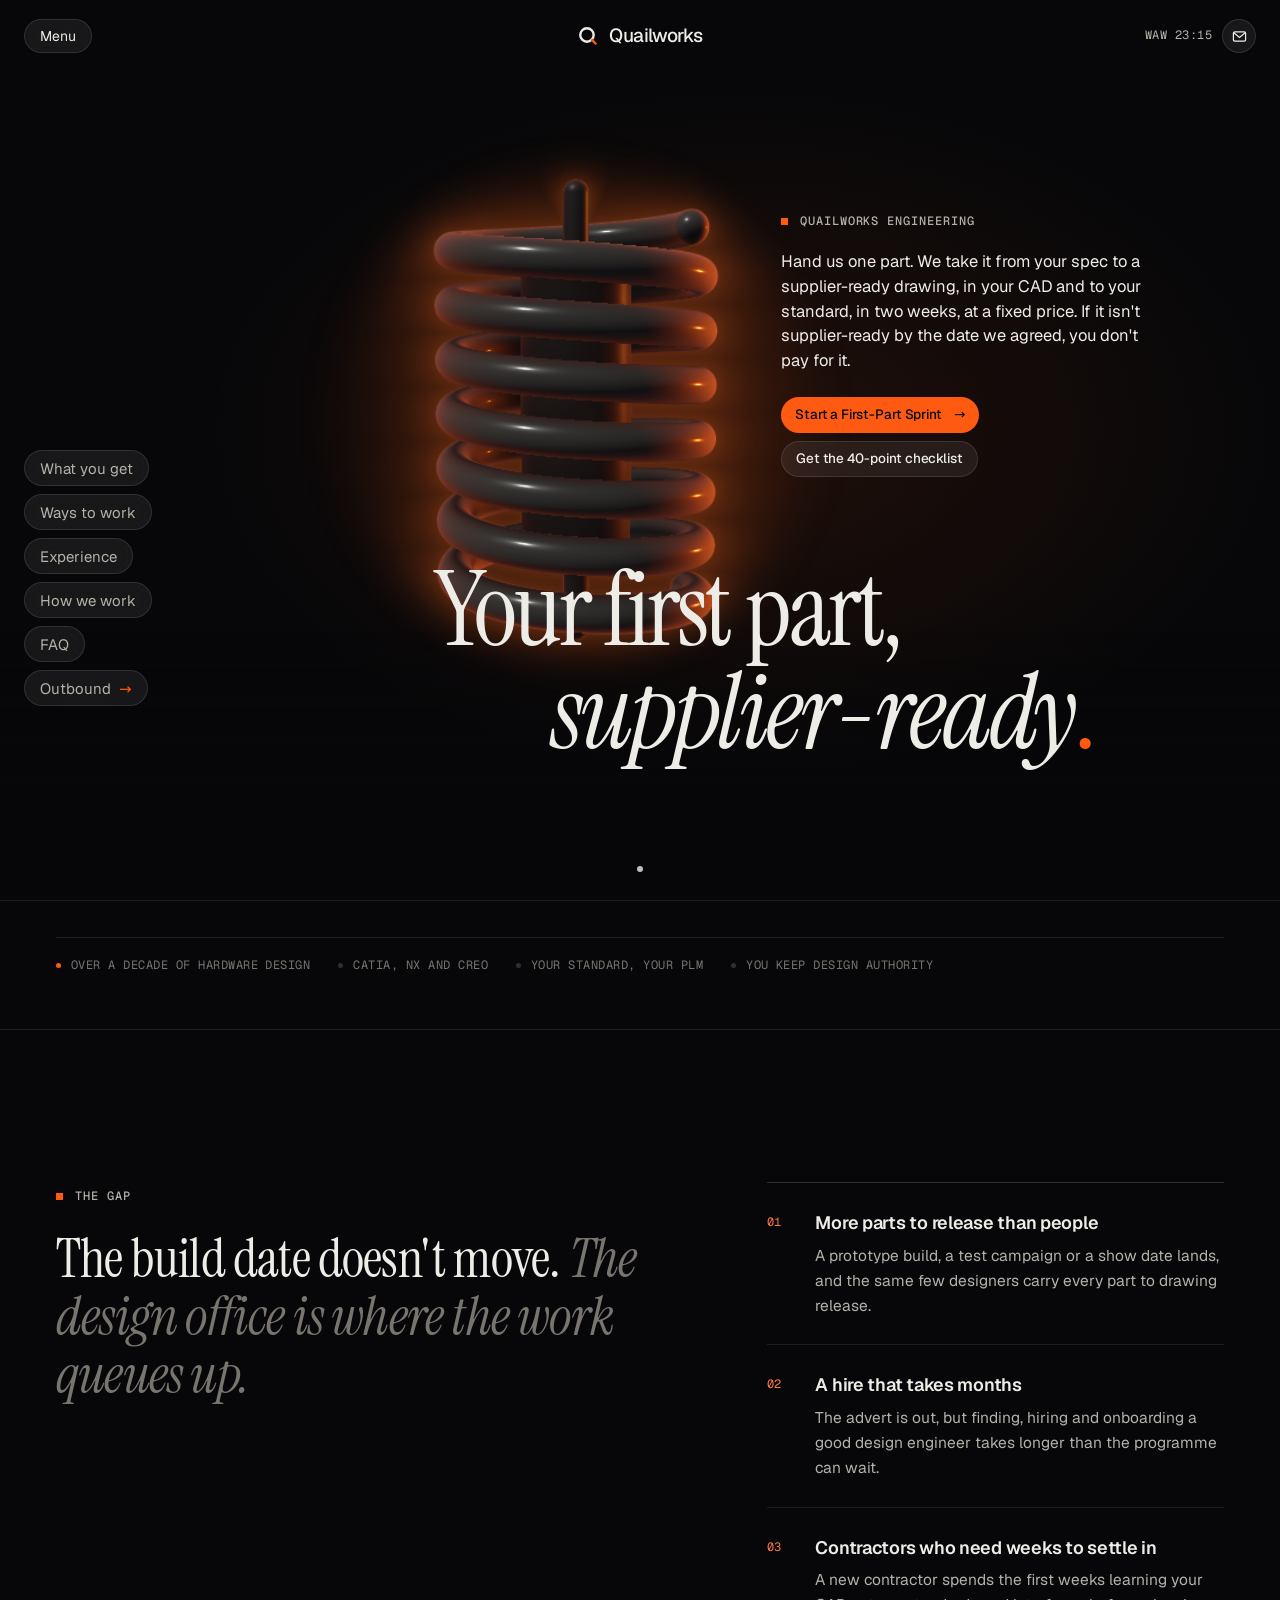
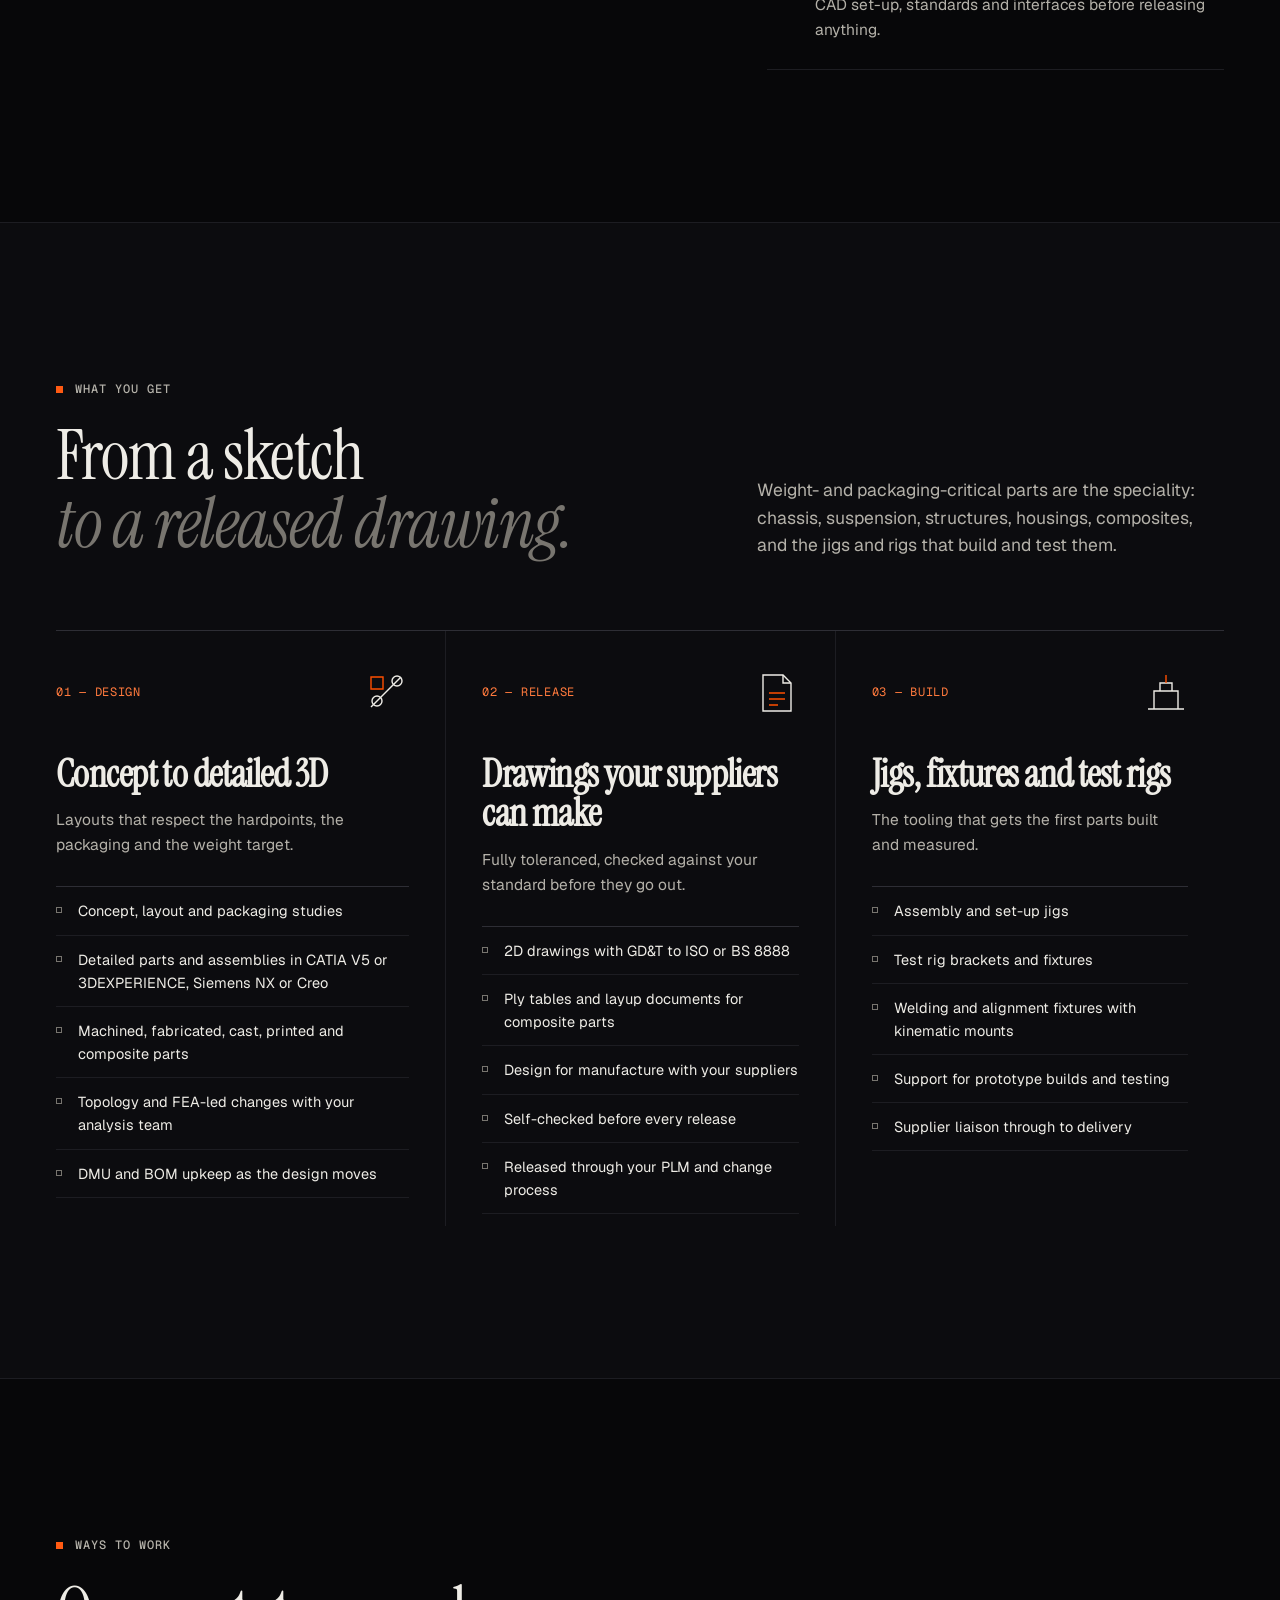
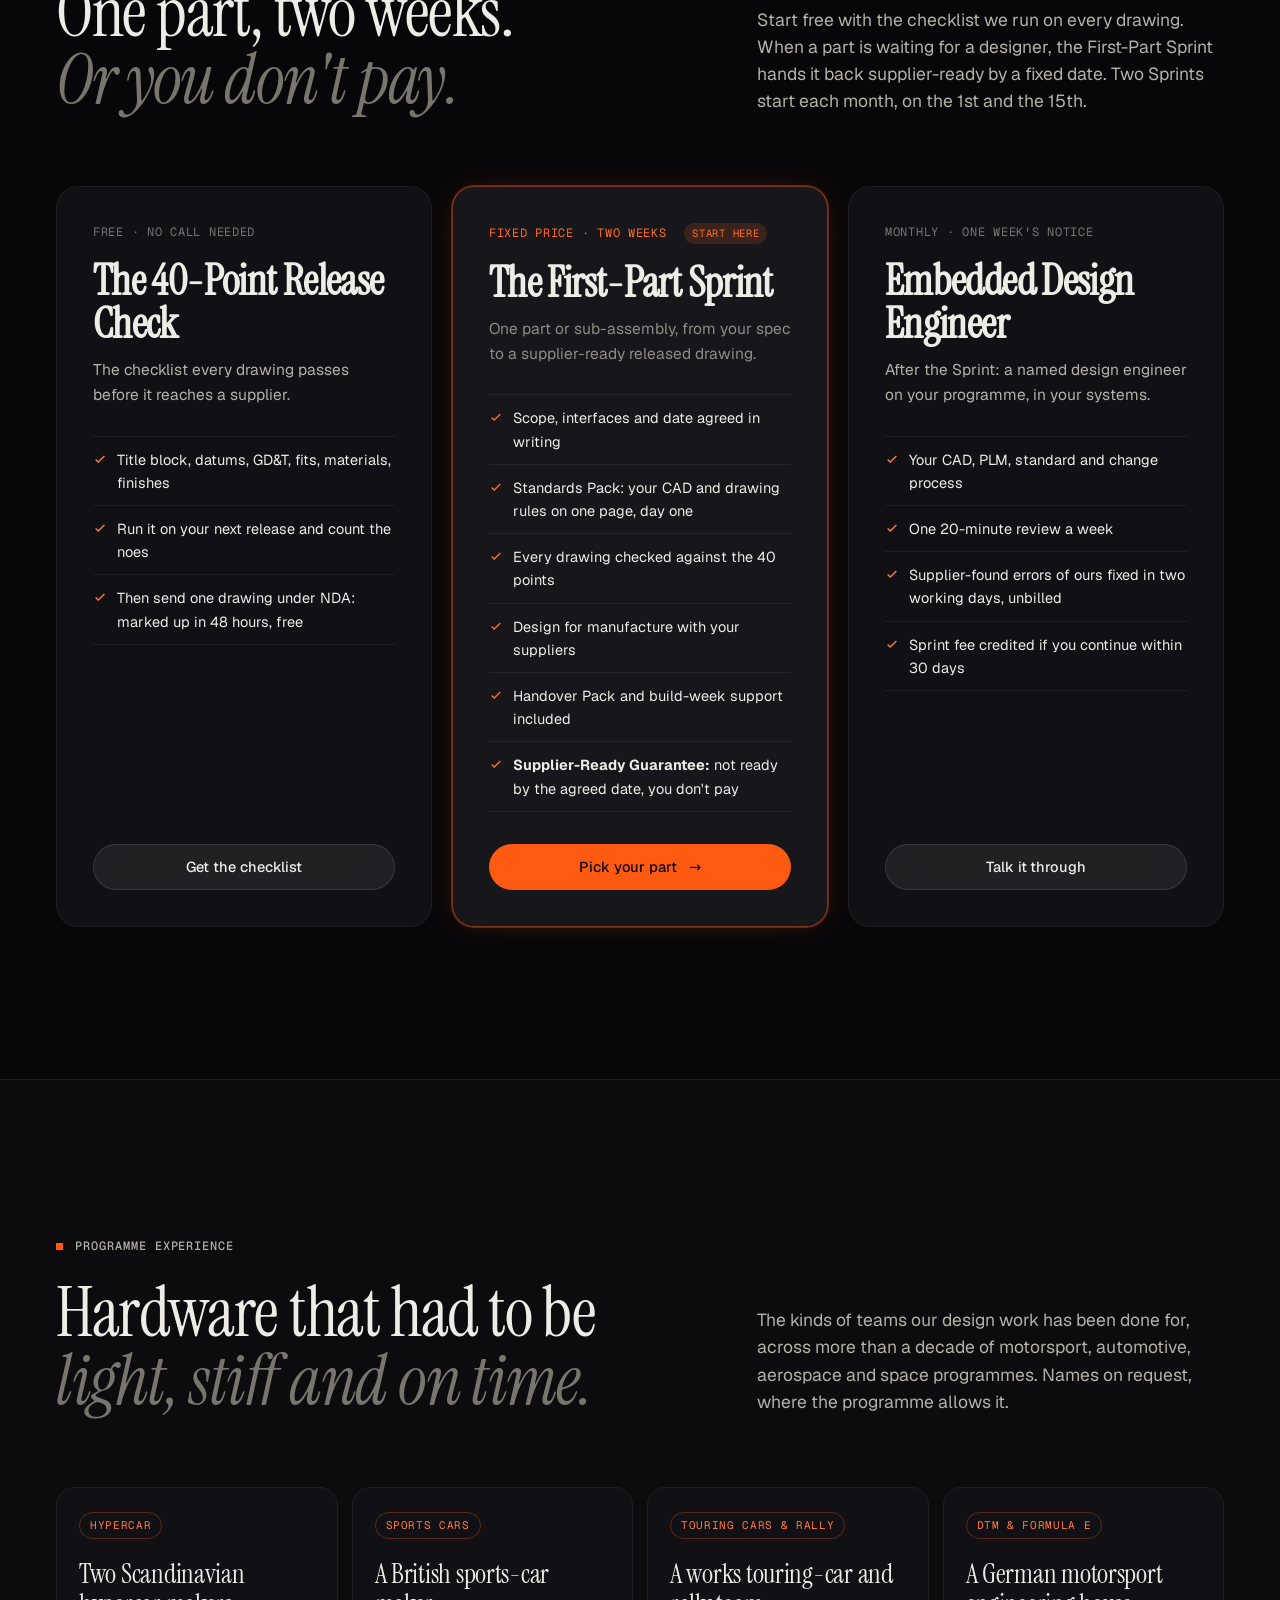
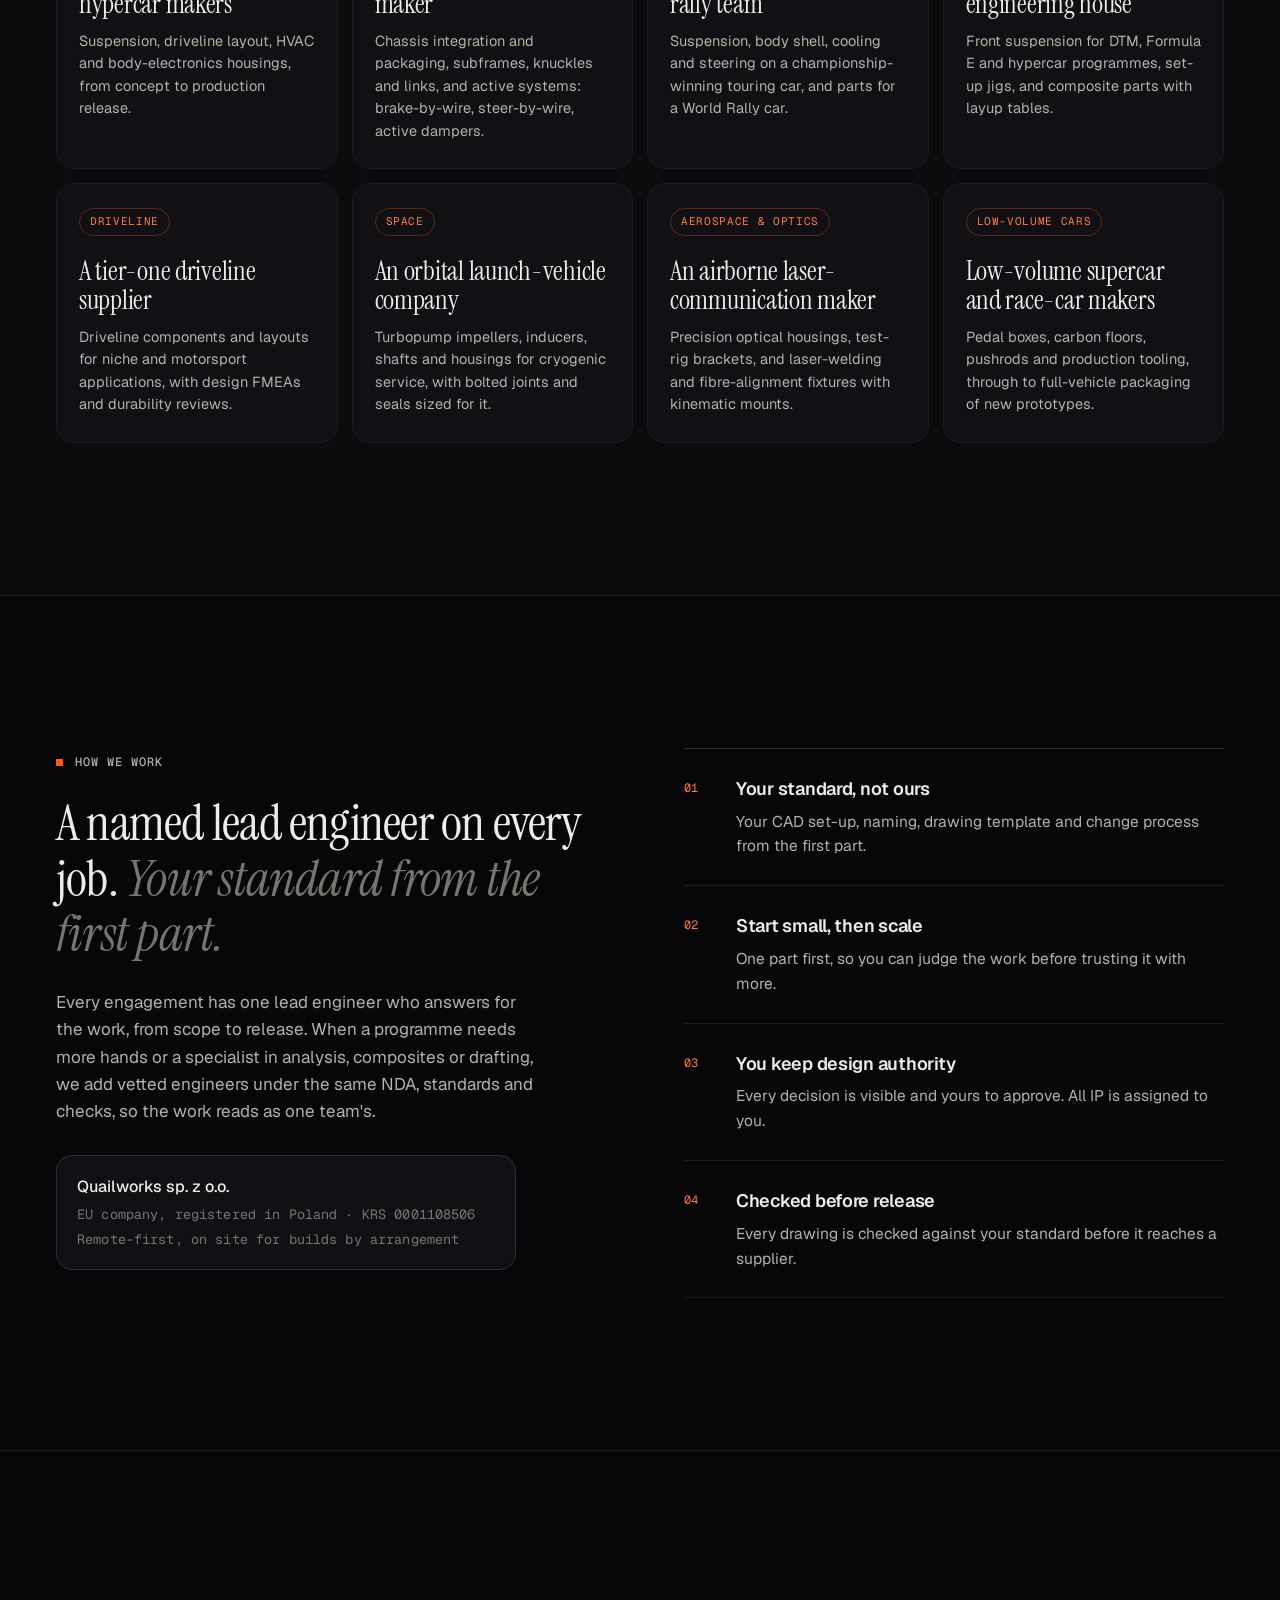
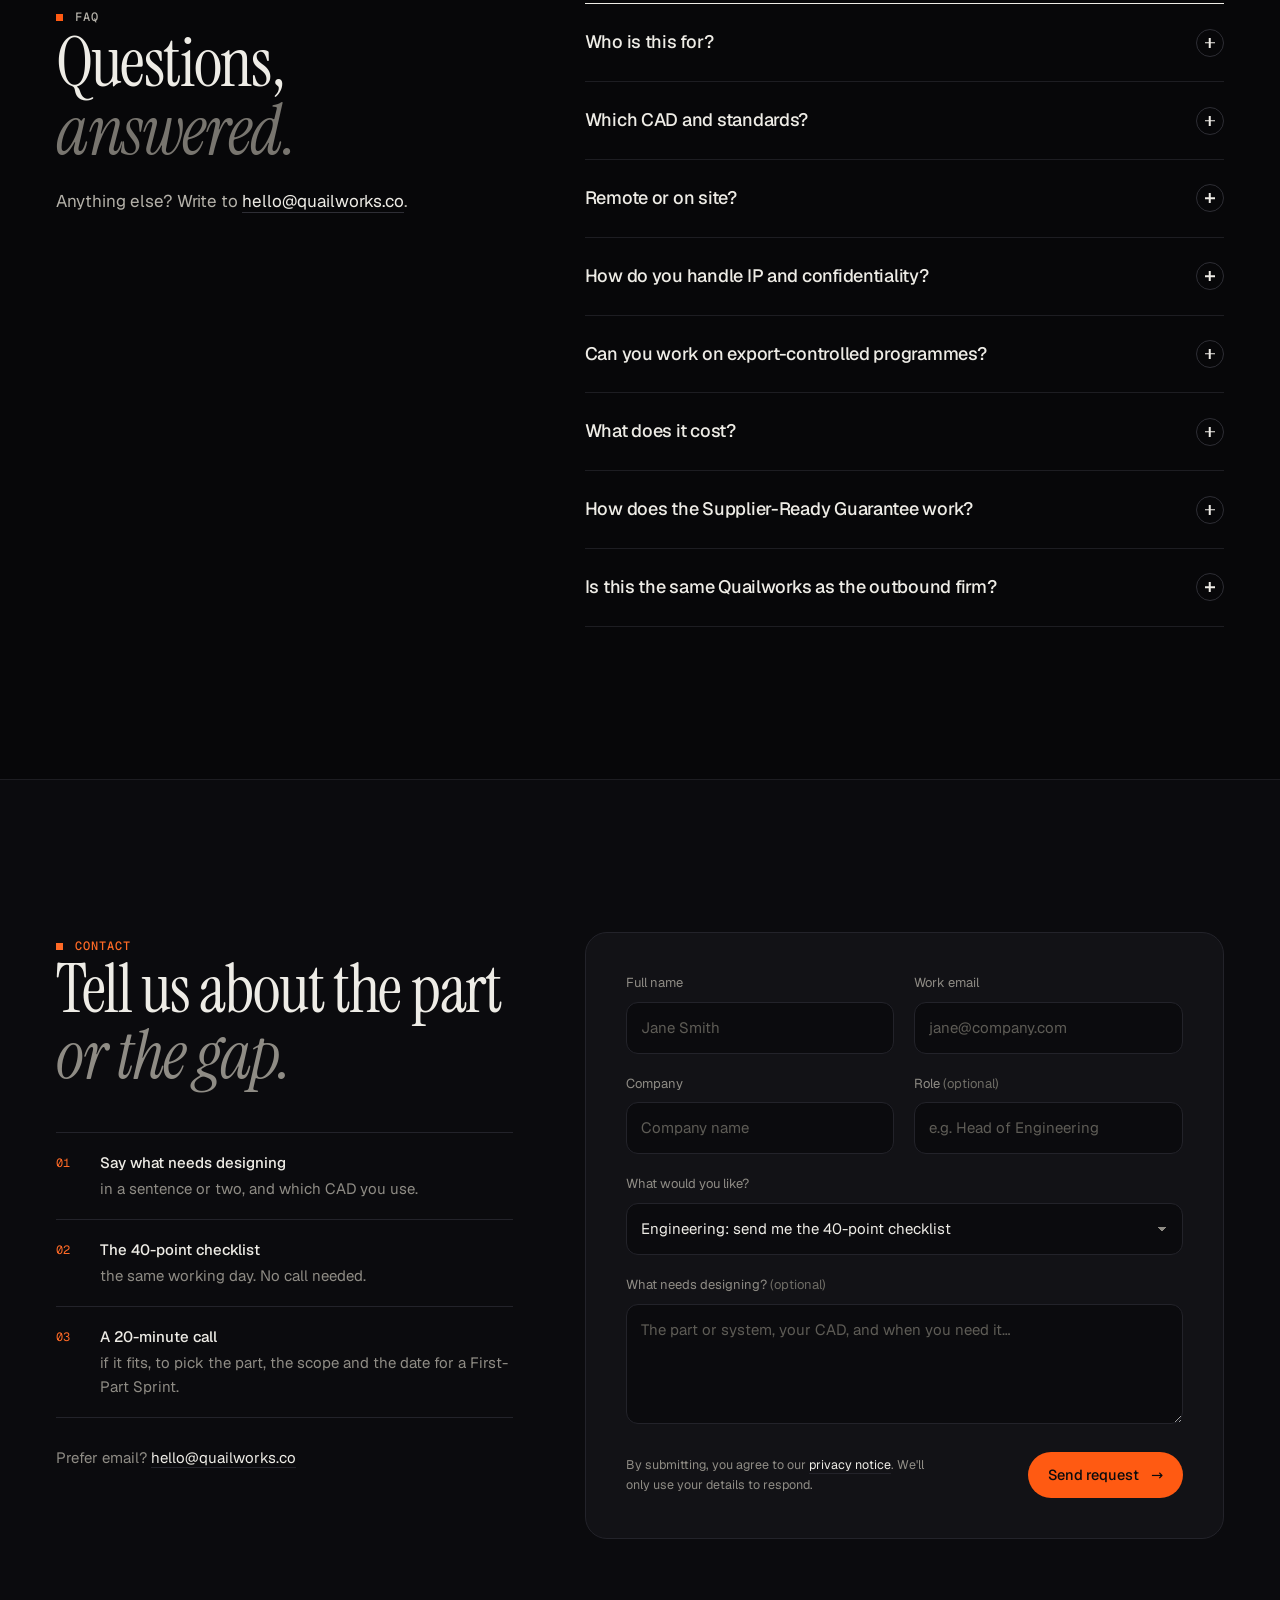
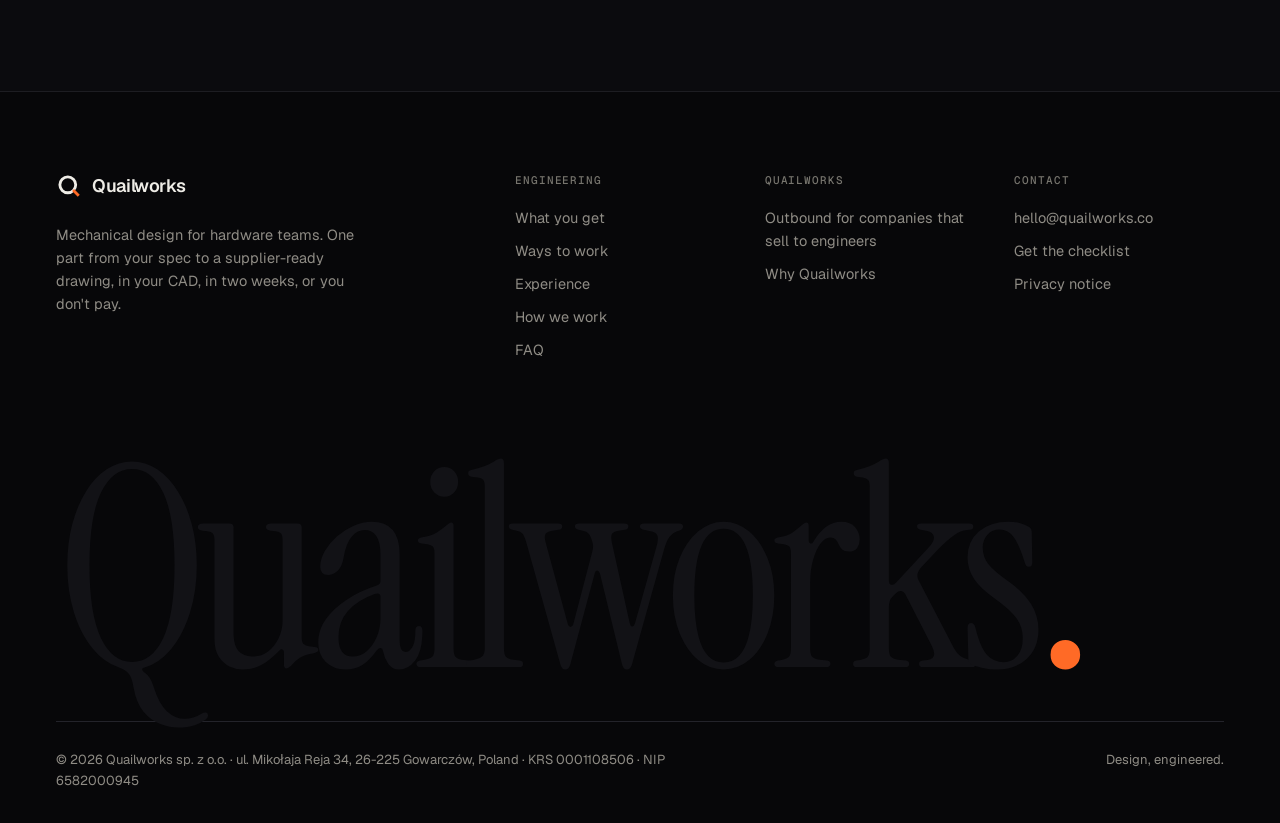
<file: site/engineering.html>
<!DOCTYPE html>
<html lang="en">
<head>
  <meta charset="UTF-8" />
  <meta name="viewport" content="width=device-width, initial-scale=1" />
  <title>Quailworks Engineering — The First-Part Sprint for hardware teams</title>
  <meta name="description" content="The First-Part Sprint: one part from your spec to a supplier-ready drawing in your CAD, in two weeks, at a fixed price, or you don't pay. Mechanical design for motorsport, vehicle, space, aerospace and robotics teams." />
  <link rel="canonical" href="https://quailworks.co/engineering" />
  <meta name="theme-color" content="#070709" />
  <meta name="color-scheme" content="dark" />

  <meta property="og:type" content="website" />
  <meta property="og:site_name" content="Quailworks" />
  <meta property="og:url" content="https://quailworks.co/engineering" />
  <meta property="og:title" content="Quailworks Engineering — Your first part, supplier-ready." />
  <meta property="og:description" content="One part from your spec to a supplier-ready drawing in your CAD, in two weeks, at a fixed price, or you don't pay." />
  <meta property="og:image" content="https://quailworks.co/og.png" />
  <meta property="og:image:width" content="1200" />
  <meta property="og:image:height" content="630" />
  <meta name="twitter:card" content="summary_large_image" />
  <meta name="twitter:image" content="https://quailworks.co/og.png" />

  <link rel="icon" href="favicon.svg" type="image/svg+xml" />
  <link rel="apple-touch-icon" href="apple-touch-icon.png" />
  <link rel="preload" href="assets/fonts/instrument-serif-latin.woff2" as="font" type="font/woff2" crossorigin />
  <link rel="preload" href="assets/fonts/geist-latin.woff2" as="font" type="font/woff2" crossorigin />
  <link rel="stylesheet" href="assets/css/styles.css" />
  <link rel="stylesheet" href="assets/css/studio.css" />
  <link rel="stylesheet" href="assets/css/motion.css" />
  <script>document.documentElement.classList.add('js')</script>

  <script type="application/ld+json">
  {
    "@context": "https://schema.org",
    "@type": "Service",
    "name": "Quailworks Engineering",
    "serviceType": "Mechanical design engineering",
    "url": "https://quailworks.co/engineering",
    "description": "Mechanical design for hardware teams. The First-Part Sprint takes one part from spec to a supplier-ready drawing in the client's CAD in two weeks at a fixed price, with a Supplier-Ready Guarantee; then an embedded design engineer, month to month.",
    "provider": {
      "@type": "ProfessionalService",
      "name": "Quailworks",
      "legalName": "Quailworks sp. z o.o.",
      "url": "https://quailworks.co/",
      "email": "hello@quailworks.co",
      "address": {"@type": "PostalAddress", "streetAddress": "ul. Mikołaja Reja 34", "postalCode": "26-225", "addressLocality": "Gowarczów", "addressCountry": "PL"}
    },
    "areaServed": ["GB", "US", "EU"],
    "knowsAbout": ["Mechanical design", "CATIA V5", "3DEXPERIENCE", "Siemens NX", "Creo", "GD&T", "Composite design", "Suspension and chassis design", "Design for manufacture"]
  }
  </script>
</head>
<body>
  <a class="skip" href="#main">Skip to content</a>

  <!-- ═══ NAV ═══ -->
  <header class="nav" id="nav">
    <div class="wrap">
      <button class="menu-btn" type="button" aria-label="Open menu" aria-expanded="false" aria-controls="mobile-menu"><span></span><b class="m-open">Menu</b><b class="m-close">Close</b></button>
      <a class="brand" href="/" aria-label="Quailworks — home">
        <svg viewBox="0 0 32 32" aria-hidden="true"><circle cx="14.5" cy="14.5" r="9.75" fill="none" stroke="currentColor" stroke-width="3.5"/><path d="M21 21l7 7" stroke="#FF5A12" stroke-width="3.5"/></svg>
        Quailworks
      </a>
      <div class="nav-cta">
        <span class="clock" id="clock">WAW</span>
        <a class="chip chip-icon" href="#contact" aria-label="Contact"><svg viewBox="0 0 16 16" fill="none" aria-hidden="true"><rect x="1.5" y="3" width="13" height="10" rx="1.5" stroke="currentColor" stroke-width="1.3"/><path d="M2 4l6 5 6-5" stroke="currentColor" stroke-width="1.3"/></svg></a>
      </div>
    </div>
    <div class="mobile-menu" id="mobile-menu">
      <a href="#services">What you get</a>
      <a href="#offer">Ways to work</a>
      <a href="#experience">Experience</a>
      <a href="#how">How we work</a>
      <a href="#faq">FAQ</a>
      <a href="/">Outbound (Quailworks GTM)</a>
      <a class="btn btn-accent" href="#offer">Start a First-Part Sprint <span class="arr" aria-hidden="true">→</span></a>
      <p class="menu-note">Quailworks sp. z o.o. · Gowarczów, Poland · hello@quailworks.co</p>
    </div>
  </header>

  <main id="main">
    <!-- ═══ HERO ═══ -->
    <section class="section hero studio-hero" id="top">
      <canvas class="hero-canvas" data-shape="coil" aria-hidden="true"></canvas>
      <div class="wrap">
        <nav class="hero-pills reveal" aria-label="On this page">
          <a class="chip" href="#services">What you get</a>
          <a class="chip" href="#offer">Ways to work</a>
          <a class="chip" href="#experience">Experience</a>
          <a class="chip" href="#how">How we work</a>
          <a class="chip" href="#faq">FAQ</a>
          <a class="chip" href="/">Outbound <span class="arr" aria-hidden="true">→</span></a>
        </nav>
        <div class="hero-intro reveal d2">
          <span class="label">Quailworks Engineering</span>
          <p>Hand us one part. We take it from your spec to a supplier-ready drawing, in your CAD and to your
            standard, in two weeks, at a fixed price. If it isn't supplier-ready by the date we agreed, you don't
            pay for it.</p>
          <div class="hero-ctas">
            <a class="btn btn-accent btn-sm" href="#offer">Start a First-Part Sprint <span class="arr" aria-hidden="true">→</span></a>
            <a class="btn btn-ink btn-sm" href="#contact">Get the 40-point checklist</a>
          </div>
        </div>
        <h1 class="display reveal d1">Your first part,<span class="l2"><em>supplier-ready</em><span class="dot">.</span></span></h1>
        <span class="hero-scroll" aria-hidden="true"></span>
      </div>
    </section>

    <!-- ═══ AT A GLANCE ═══ -->
    <section class="section console-section compact" aria-label="At a glance">
      <div class="wrap">
        <div class="hero-meta reveal" aria-label="What makes it different">
          <span>Over a decade of hardware design</span>
          <span>CATIA, NX and Creo</span>
          <span>Your standard, your PLM</span>
          <span>You keep design authority</span>
        </div>
      </div>
    </section>

    <!-- ═══ THE GAP ═══ -->
    <section class="section" id="problem">
      <div class="wrap gap-grid">
        <div class="reveal">
          <span class="label">The gap</span>
          <p class="statement">The build date doesn't move. <em>The design office is where the work queues up.</em></p>
        </div>
        <ol class="gap-list">
          <li class="reveal d1">
            <span class="n">01</span>
            <div>
              <h3>More parts to release than people</h3>
              <p>A prototype build, a test campaign or a show date lands, and the same few designers carry every part to drawing release.</p>
            </div>
          </li>
          <li class="reveal d2">
            <span class="n">02</span>
            <div>
              <h3>A hire that takes months</h3>
              <p>The advert is out, but finding, hiring and onboarding a good design engineer takes longer than the programme can wait.</p>
            </div>
          </li>
          <li class="reveal d3">
            <span class="n">03</span>
            <div>
              <h3>Contractors who need weeks to settle in</h3>
              <p>A new contractor spends the first weeks learning your CAD set-up, standards and interfaces before releasing anything.</p>
            </div>
          </li>
        </ol>
      </div>
    </section>

    <!-- ═══ SERVICES ═══ -->
    <section class="section tint" id="services">
      <div class="wrap">
        <div class="section-head">
          <div class="reveal">
            <span class="label">What you get</span>
            <h2 class="display h2 muted-em">From a sketch<br /><em>to a released drawing.</em></h2>
          </div>
          <p class="lede reveal d1">Weight- and packaging-critical parts are the speciality: chassis, suspension, structures, housings, composites, and the jigs and rigs that build and test them.</p>
        </div>

        <div class="services-grid">
          <article class="svc reveal">
            <div class="svc-top">
              <span class="svc-n">01 — Design</span>
              <svg class="svc-icon" viewBox="0 0 44 44" fill="none" stroke="currentColor" stroke-width="1.4" aria-hidden="true"><path d="M6 36L36 6"/><circle cx="12" cy="30" r="5"/><circle cx="32" cy="10" r="5"/><path d="M6 6h12v12H6z" stroke="#FF4F00"/></svg>
            </div>
            <h3>Concept to detailed 3D</h3>
            <p>Layouts that respect the hardpoints, the packaging and the weight target.</p>
            <ul>
              <li>Concept, layout and packaging studies</li>
              <li>Detailed parts and assemblies in CATIA V5 or 3DEXPERIENCE, Siemens NX or Creo</li>
              <li>Machined, fabricated, cast, printed and composite parts</li>
              <li>Topology and FEA-led changes with your analysis team</li>
              <li>DMU and BOM upkeep as the design moves</li>
            </ul>
          </article>
          <article class="svc reveal d1">
            <div class="svc-top">
              <span class="svc-n">02 — Release</span>
              <svg class="svc-icon" viewBox="0 0 44 44" fill="none" stroke="currentColor" stroke-width="1.4" aria-hidden="true"><path d="M8 4h20l8 8v28H8z"/><path d="M28 4v8h8"/><path d="M14 22h16M14 28h16M14 34h9" stroke="#FF4F00"/></svg>
            </div>
            <h3>Drawings your suppliers can make</h3>
            <p>Fully toleranced, checked against your standard before they go out.</p>
            <ul>
              <li>2D drawings with GD&amp;T to ISO or BS 8888</li>
              <li>Ply tables and layup documents for composite parts</li>
              <li>Design for manufacture with your suppliers</li>
              <li>Self-checked before every release</li>
              <li>Released through your PLM and change process</li>
            </ul>
          </article>
          <article class="svc reveal d2">
            <div class="svc-top">
              <span class="svc-n">03 — Build</span>
              <svg class="svc-icon" viewBox="0 0 44 44" fill="none" stroke="currentColor" stroke-width="1.4" aria-hidden="true"><path d="M4 38h36"/><path d="M10 38V20h24v18"/><path d="M16 20v-8h12v8"/><path d="M22 4v8" stroke="#FF4F00"/></svg>
            </div>
            <h3>Jigs, fixtures and test rigs</h3>
            <p>The tooling that gets the first parts built and measured.</p>
            <ul>
              <li>Assembly and set-up jigs</li>
              <li>Test rig brackets and fixtures</li>
              <li>Welding and alignment fixtures with kinematic mounts</li>
              <li>Support for prototype builds and testing</li>
              <li>Supplier liaison through to delivery</li>
            </ul>
          </article>
        </div>
      </div>
    </section>

    <!-- ═══ WAYS TO WORK ═══ -->
    <section class="section" id="offer">
      <div class="wrap">
        <div class="section-head">
          <div class="reveal">
            <span class="label">Ways to work</span>
            <h2 class="display h2 muted-em">One part, two weeks.<br /><em>Or you don't pay.</em></h2>
          </div>
          <p class="lede reveal d1">Start free with the checklist we run on every drawing. When a part is waiting for a designer, the First-Part Sprint hands it back supplier-ready by a fixed date. Two Sprints start each month, on the 1st and the 15th.</p>
        </div>
        <div class="plans">
          <article class="plan reveal">
            <span class="meta">Free · No call needed</span>
            <h3>The 40-Point Release Check</h3>
            <p>The checklist every drawing passes before it reaches a supplier.</p>
            <ul>
              <li><svg viewBox="0 0 16 16" fill="none" aria-hidden="true"><path d="M3 8.5l3 3 7-7" stroke="currentColor" stroke-width="1.6"/></svg>Title block, datums, GD&amp;T, fits, materials, finishes</li>
              <li><svg viewBox="0 0 16 16" fill="none" aria-hidden="true"><path d="M3 8.5l3 3 7-7" stroke="currentColor" stroke-width="1.6"/></svg>Run it on your next release and count the noes</li>
              <li><svg viewBox="0 0 16 16" fill="none" aria-hidden="true"><path d="M3 8.5l3 3 7-7" stroke="currentColor" stroke-width="1.6"/></svg>Then send one drawing under NDA: marked up in 48 hours, free</li>
            </ul>
            <a class="btn btn-line" href="#contact">Get the checklist</a>
          </article>
          <article class="plan featured reveal d1">
            <span class="meta">Fixed price · Two weeks <span class="plan-tag">Start here</span></span>
            <h3>The First-Part Sprint</h3>
            <p>One part or sub-assembly, from your spec to a supplier-ready released drawing.</p>
            <ul>
              <li><svg viewBox="0 0 16 16" fill="none" aria-hidden="true"><path d="M3 8.5l3 3 7-7" stroke="currentColor" stroke-width="1.6"/></svg>Scope, interfaces and date agreed in writing</li>
              <li><svg viewBox="0 0 16 16" fill="none" aria-hidden="true"><path d="M3 8.5l3 3 7-7" stroke="currentColor" stroke-width="1.6"/></svg>Standards Pack: your CAD and drawing rules on one page, day one</li>
              <li><svg viewBox="0 0 16 16" fill="none" aria-hidden="true"><path d="M3 8.5l3 3 7-7" stroke="currentColor" stroke-width="1.6"/></svg>Every drawing checked against the 40 points</li>
              <li><svg viewBox="0 0 16 16" fill="none" aria-hidden="true"><path d="M3 8.5l3 3 7-7" stroke="currentColor" stroke-width="1.6"/></svg>Design for manufacture with your suppliers</li>
              <li><svg viewBox="0 0 16 16" fill="none" aria-hidden="true"><path d="M3 8.5l3 3 7-7" stroke="currentColor" stroke-width="1.6"/></svg>Handover Pack and build-week support included</li>
              <li><svg viewBox="0 0 16 16" fill="none" aria-hidden="true"><path d="M3 8.5l3 3 7-7" stroke="currentColor" stroke-width="1.6"/></svg><span><b>Supplier-Ready Guarantee:</b> not ready by the agreed date, you don't pay</span></li>
            </ul>
            <a class="btn btn-accent" href="#contact">Pick your part <span class="arr" aria-hidden="true">→</span></a>
          </article>
          <article class="plan reveal d2">
            <span class="meta">Monthly · One week's notice</span>
            <h3>Embedded Design Engineer</h3>
            <p>After the Sprint: a named design engineer on your programme, in your systems.</p>
            <ul>
              <li><svg viewBox="0 0 16 16" fill="none" aria-hidden="true"><path d="M3 8.5l3 3 7-7" stroke="currentColor" stroke-width="1.6"/></svg>Your CAD, PLM, standard and change process</li>
              <li><svg viewBox="0 0 16 16" fill="none" aria-hidden="true"><path d="M3 8.5l3 3 7-7" stroke="currentColor" stroke-width="1.6"/></svg>One 20-minute review a week</li>
              <li><svg viewBox="0 0 16 16" fill="none" aria-hidden="true"><path d="M3 8.5l3 3 7-7" stroke="currentColor" stroke-width="1.6"/></svg>Supplier-found errors of ours fixed in two working days, unbilled</li>
              <li><svg viewBox="0 0 16 16" fill="none" aria-hidden="true"><path d="M3 8.5l3 3 7-7" stroke="currentColor" stroke-width="1.6"/></svg>Sprint fee credited if you continue within 30 days</li>
            </ul>
            <a class="btn btn-line" href="#contact">Talk it through</a>
          </article>
        </div>
      </div>
    </section>

    <!-- ═══ EXPERIENCE ═══ -->
    <section class="section tint" id="experience">
      <div class="wrap">
        <div class="section-head">
          <div class="reveal">
            <span class="label">Programme experience</span>
            <h2 class="display h2 muted-em">Hardware that had to be<br /><em>light, stiff and on time.</em></h2>
          </div>
          <p class="lede reveal d1">The kinds of teams our design work has been done for, across more than a decade of motorsport, automotive, aerospace and space programmes. Names on request, where the programme allows it.</p>
        </div>
        <div class="exp-grid">
          <article class="exp reveal">
            <span class="exp-tag">Hypercar</span>
            <h3>Two Scandinavian hypercar makers</h3>
            <p>Suspension, driveline layout, HVAC and body-electronics housings, from concept to production release.</p>
          </article>
          <article class="exp reveal d1">
            <span class="exp-tag">Sports cars</span>
            <h3>A British sports-car maker</h3>
            <p>Chassis integration and packaging, subframes, knuckles and links, and active systems: brake-by-wire, steer-by-wire, active dampers.</p>
          </article>
          <article class="exp reveal d2">
            <span class="exp-tag">Touring cars & rally</span>
            <h3>A works touring-car and rally team</h3>
            <p>Suspension, body shell, cooling and steering on a championship-winning touring car, and parts for a World Rally car.</p>
          </article>
          <article class="exp reveal d3">
            <span class="exp-tag">DTM & Formula E</span>
            <h3>A German motorsport engineering house</h3>
            <p>Front suspension for DTM, Formula E and hypercar programmes, set-up jigs, and composite parts with layup tables.</p>
          </article>
          <article class="exp reveal">
            <span class="exp-tag">Driveline</span>
            <h3>A tier-one driveline supplier</h3>
            <p>Driveline components and layouts for niche and motorsport applications, with design FMEAs and durability reviews.</p>
          </article>
          <article class="exp reveal d1">
            <span class="exp-tag">Space</span>
            <h3>An orbital launch-vehicle company</h3>
            <p>Turbopump impellers, inducers, shafts and housings for cryogenic service, with bolted joints and seals sized for it.</p>
          </article>
          <article class="exp reveal d2">
            <span class="exp-tag">Aerospace & optics</span>
            <h3>An airborne laser-communication maker</h3>
            <p>Precision optical housings, test-rig brackets, and laser-welding and fibre-alignment fixtures with kinematic mounts.</p>
          </article>
          <article class="exp reveal d3">
            <span class="exp-tag">Low-volume cars</span>
            <h3>Low-volume supercar and race-car makers</h3>
            <p>Pedal boxes, carbon floors, pushrods and production tooling, through to full-vehicle packaging of new prototypes.</p>
          </article>
        </div>
      </div>
    </section>

    <!-- ═══ HOW WE WORK ═══ -->
    <section class="section" id="how">
      <div class="wrap why-grid">
        <div class="reveal">
          <span class="label">How we work</span>
          <p class="statement">A named lead engineer on every job. <em>Your standard from the first part.</em></p>
          <p class="why-copy">
            Every engagement has one lead engineer who answers for the work, from scope to release. When a
            programme needs more hands or a specialist in analysis, composites or drafting, we add vetted
            engineers under the same NDA, standards and checks, so the work reads as one team's.
          </p>
          <div class="company-card">
            <b>Quailworks sp. z o.o.</b>
            <span>EU company, registered in Poland · KRS 0001108506</span>
            <span>Remote-first, on site for builds by arrangement</span>
          </div>
        </div>
        <ol class="principles">
          <li class="reveal d1">
            <span class="n">01</span>
            <div>
              <h3>Your standard, not ours</h3>
              <p>Your CAD set-up, naming, drawing template and change process from the first part.</p>
            </div>
          </li>
          <li class="reveal d2">
            <span class="n">02</span>
            <div>
              <h3>Start small, then scale</h3>
              <p>One part first, so you can judge the work before trusting it with more.</p>
            </div>
          </li>
          <li class="reveal d3">
            <span class="n">03</span>
            <div>
              <h3>You keep design authority</h3>
              <p>Every decision is visible and yours to approve. All IP is assigned to you.</p>
            </div>
          </li>
          <li class="reveal d4">
            <span class="n">04</span>
            <div>
              <h3>Checked before release</h3>
              <p>Every drawing is checked against your standard before it reaches a supplier.</p>
            </div>
          </li>
        </ol>
      </div>
    </section>

    <!-- ═══ FAQ ═══ -->
    <section class="section" id="faq">
      <div class="wrap faq-grid">
        <div class="reveal">
          <span class="label">FAQ</span>
          <h2 class="display h2 muted-em">Questions,<br /><em>answered.</em></h2>
          <p class="lede">Anything else? Write to <a href="mailto:hello@quailworks.co">hello@quailworks.co</a>.</p>
        </div>
        <div class="reveal d1">
          <details>
            <summary>Who is this for?<span class="pm" aria-hidden="true"></span></summary>
            <p>Teams that design their own hardware and need more design hands than they have: motorsport teams and race-car constructors, performance, EV and low-volume vehicle makers, space, aerospace and eVTOL companies, and robotics and machine builders. Usually 10 to 500 people, often while a design role is being hired.</p>
          </details>
          <details>
            <summary>Which CAD and standards?<span class="pm" aria-hidden="true"></span></summary>
            <p>CATIA V5 and 3DEXPERIENCE, Siemens NX and Creo, with your PLM. Drawings with GD&amp;T to ISO or BS 8888, or your own company standard.</p>
          </details>
          <details>
            <summary>Remote or on site?<span class="pm" aria-hidden="true"></span></summary>
            <p>Remote by default, working in your systems through your own seats or remote access, in the Central European time zone. On-site weeks for builds, integration or testing can be arranged.</p>
          </details>
          <details>
            <summary>How do you handle IP and confidentiality?<span class="pm" aria-hidden="true"></span></summary>
            <p>An NDA is signed before any data is shared, and the contract assigns all IP in the work to you. Your data stays in your systems.</p>
          </details>
          <details>
            <summary>Can you work on export-controlled programmes?<span class="pm" aria-hidden="true"></span></summary>
            <p>Quailworks is based in the EU. UK, European and commercial programmes are fine. US ITAR-controlled work is not something we take on.</p>
          </details>
          <details>
            <summary>What does it cost?<span class="pm" aria-hidden="true"></span></summary>
            <p>The checklist and the Drawing Check are free. A First-Part Sprint has a fixed price, set by the part's size and agreed in writing before we start. Embedded work is invoiced monthly in arrears at a rate agreed up front, and a Sprint fee is credited in full if you continue within 30 days.</p>
          </details>
          <details>
            <summary>How does the Supplier-Ready Guarantee work?<span class="pm" aria-hidden="true"></span></summary>
            <p>The scope names the part, the deliverables and the date. If the part isn't released as a supplier-ready drawing to your standard by that date, you don't pay for the Sprint. Two conditions: we need your inputs on day one, and your feedback on each review within two working days; any delay on your side moves the date by the same amount. And if your supplier finds a dimensioning or tolerancing error of ours later, we fix it within two working days, unbilled.</p>
          </details>
          <details>
            <summary>Is this the same Quailworks as the outbound firm?<span class="pm" aria-hidden="true"></span></summary>
            <p>Yes. Quailworks sp. z o.o. runs both: <a href="/">outbound for companies that sell to engineers</a>, and this design service. Both come from the same engineering background.</p>
          </details>
        </div>
      </div>
    </section>

    <!-- ═══ CONTACT ═══ -->
    <section class="section dark" id="contact">
      <div class="wrap contact-grid">
        <div class="reveal">
          <span class="label">Contact</span>
          <h2 class="display h2 muted-em">Tell us about the part <em>or the gap.</em></h2>
          <ol class="next">
            <li><span class="n">01</span><div><b>Say what needs designing</b>in a sentence or two, and which CAD you use.</div></li>
            <li><span class="n">02</span><div><b>The 40-point checklist</b>the same working day. No call needed.</div></li>
            <li><span class="n">03</span><div><b>A 20-minute call</b>if it fits, to pick the part, the scope and the date for a First-Part Sprint.</div></li>
          </ol>
          <p class="direct">Prefer email? <a href="mailto:hello@quailworks.co">hello@quailworks.co</a></p>
        </div>

        <div class="form-card reveal d1">
          <form id="contact-form" action="/api/contact" method="POST" novalidate>
            <div class="hp" aria-hidden="true"><label>Leave this empty <input type="text" name="_honey" tabindex="-1" autocomplete="off" /></label></div>
            <div class="form-grid">
              <div class="field">
                <label for="f-name">Full name</label>
                <input id="f-name" name="name" type="text" autocomplete="name" required placeholder="Jane Smith" />
              </div>
              <div class="field">
                <label for="f-email">Work email</label>
                <input id="f-email" name="email" type="email" autocomplete="email" required placeholder="jane@company.com" />
              </div>
              <div class="field">
                <label for="f-company">Company</label>
                <input id="f-company" name="company" type="text" autocomplete="organization" required placeholder="Company name" />
              </div>
              <div class="field">
                <label for="f-role">Role <i>(optional)</i></label>
                <input id="f-role" name="role" type="text" autocomplete="organization-title" placeholder="e.g. Head of Engineering" />
              </div>
              <div class="field full">
                <label for="f-focus">What would you like?</label>
                <select id="f-focus" name="focus">
                  <option>Engineering: send me the 40-point checklist</option>
                  <option>Engineering: a First-Part Sprint</option>
                  <option>Engineering: a free Drawing Check</option>
                  <option>Engineering: an embedded design engineer</option>
                  <option>Not sure yet</option>
                </select>
              </div>
              <div class="field full">
                <label for="f-msg">What needs designing? <i>(optional)</i></label>
                <textarea id="f-msg" name="message" placeholder="The part or system, your CAD, and when you need it…"></textarea>
              </div>
            </div>
            <div class="form-foot">
              <small>By submitting, you agree to our <a href="privacy.html">privacy notice</a>. We'll only use your details to respond.</small>
              <button class="btn btn-accent" type="submit">Send request <span class="arr" aria-hidden="true">→</span></button>
            </div>
            <div class="form-status" id="form-status" role="status" aria-live="polite"></div>
          </form>
        </div>
      </div>
    </section>
  </main>

  <!-- ═══ FOOTER ═══ -->
  <footer class="footer">
    <div class="wrap">
      <div class="foot-grid">
        <div class="foot-brand">
          <a class="brand" href="/" aria-label="Quailworks — home">
            <svg viewBox="0 0 32 32" aria-hidden="true"><circle cx="14.5" cy="14.5" r="9.75" fill="none" stroke="currentColor" stroke-width="3.5"/><path d="M21 21l7 7" stroke="#FF6A26" stroke-width="3.5"/></svg>
            Quailworks
          </a>
          <p>Mechanical design for hardware teams. One part from your spec to a supplier-ready drawing, in your CAD, in two weeks, or you don't pay.</p>
        </div>
        <div class="foot-col">
          <h4>Engineering</h4>
          <ul>
            <li><a href="#services">What you get</a></li>
            <li><a href="#offer">Ways to work</a></li>
            <li><a href="#experience">Experience</a></li>
            <li><a href="#how">How we work</a></li>
            <li><a href="#faq">FAQ</a></li>
          </ul>
        </div>
        <div class="foot-col">
          <h4>Quailworks</h4>
          <ul>
            <li><a href="/">Outbound for companies that sell to engineers</a></li>
            <li><a href="/#why">Why Quailworks</a></li>
          </ul>
        </div>
        <div class="foot-col">
          <h4>Contact</h4>
          <ul>
            <li><a href="mailto:hello@quailworks.co">hello@quailworks.co</a></li>
            <li><a href="#contact">Get the checklist</a></li>
            <li><a href="privacy.html">Privacy notice</a></li>
          </ul>
        </div>
      </div>
      <div class="wordmark" aria-hidden="true">Quailworks<span>.</span></div>
      <div class="foot-bottom">
        <span>© <span id="year">2026</span> Quailworks sp. z o.o. · ul. Mikołaja Reja 34, 26-225 Gowarczów, Poland · KRS 0001108506 · NIP 6582000945</span>
        <span>Design, engineered.</span>
      </div>
    </div>
  </footer>

  <script src="assets/js/main.js" defer></script>
  <script src="assets/js/studio.js" defer></script>
  <script src="assets/js/hero-gl.js" defer></script>
  <script src="assets/js/hero.js" defer></script>
  <script src="assets/js/motion.js" defer></script>
</body>
</html>
</file>
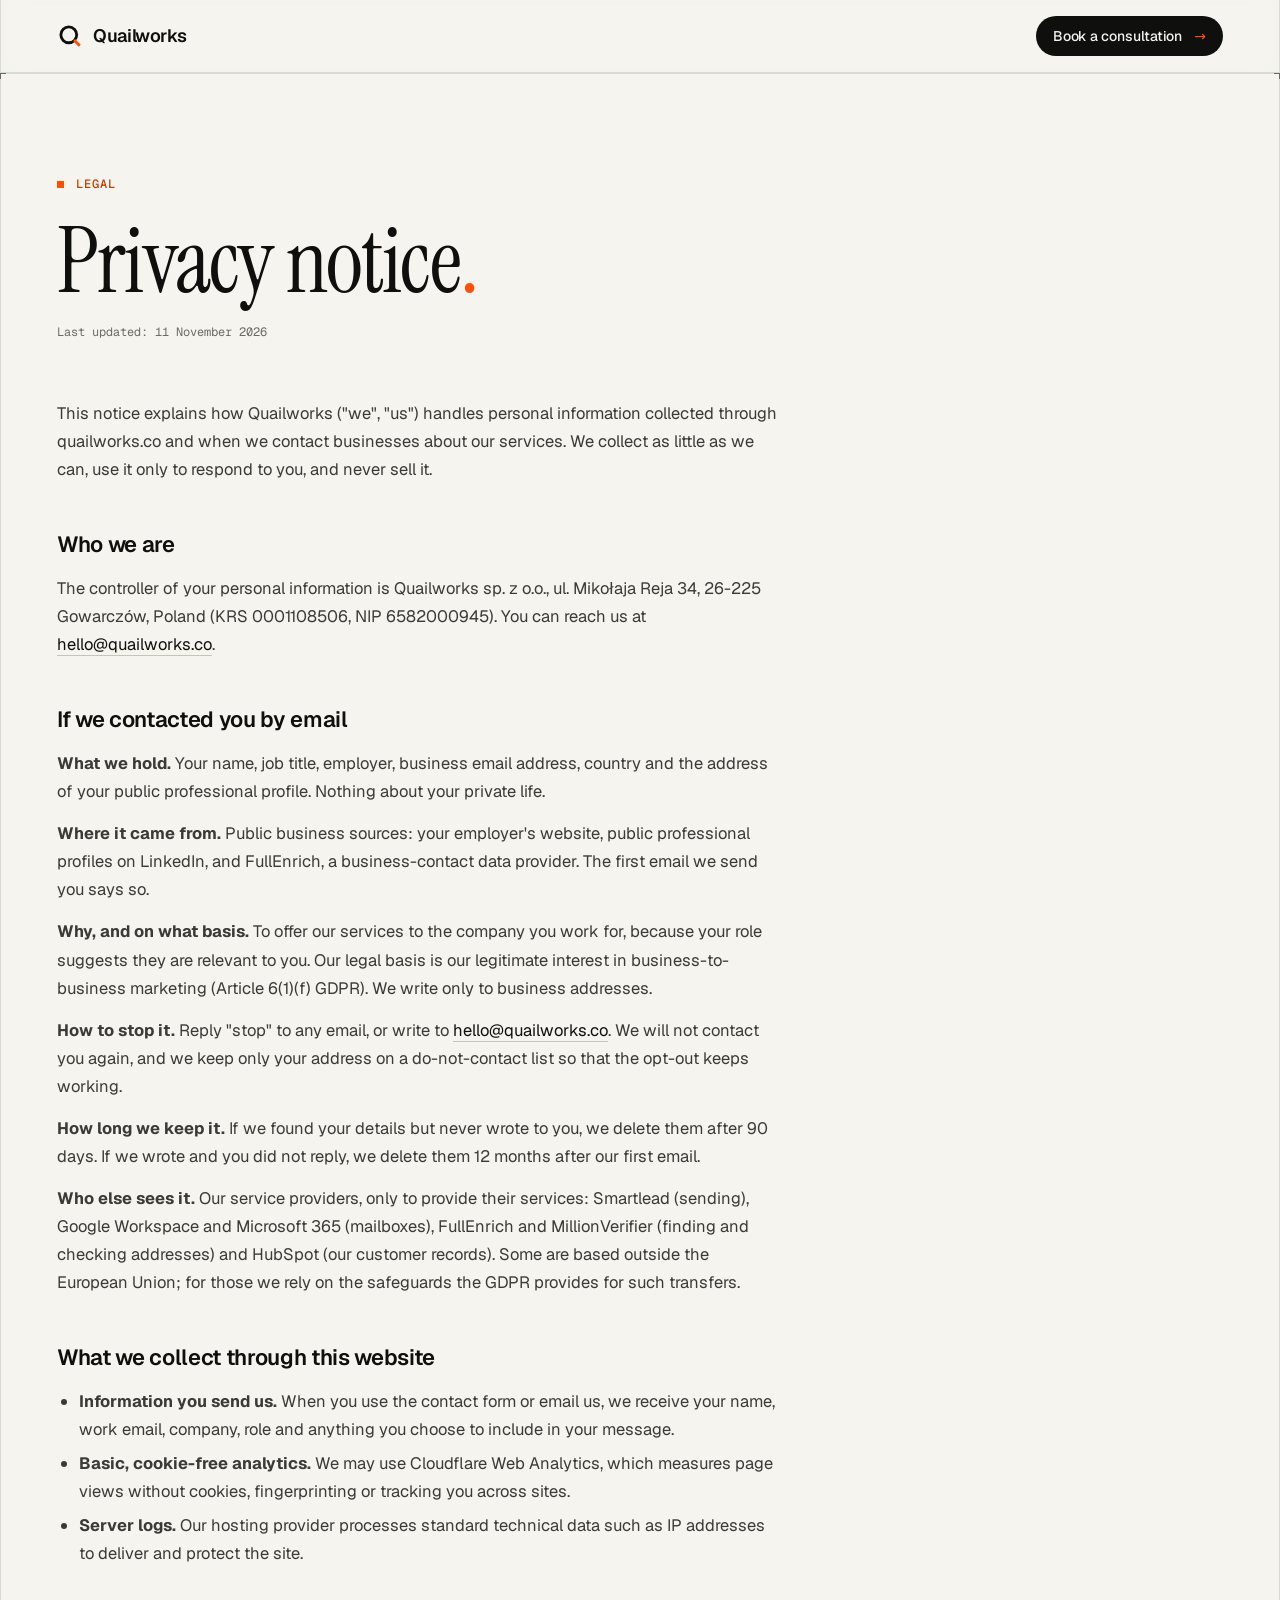
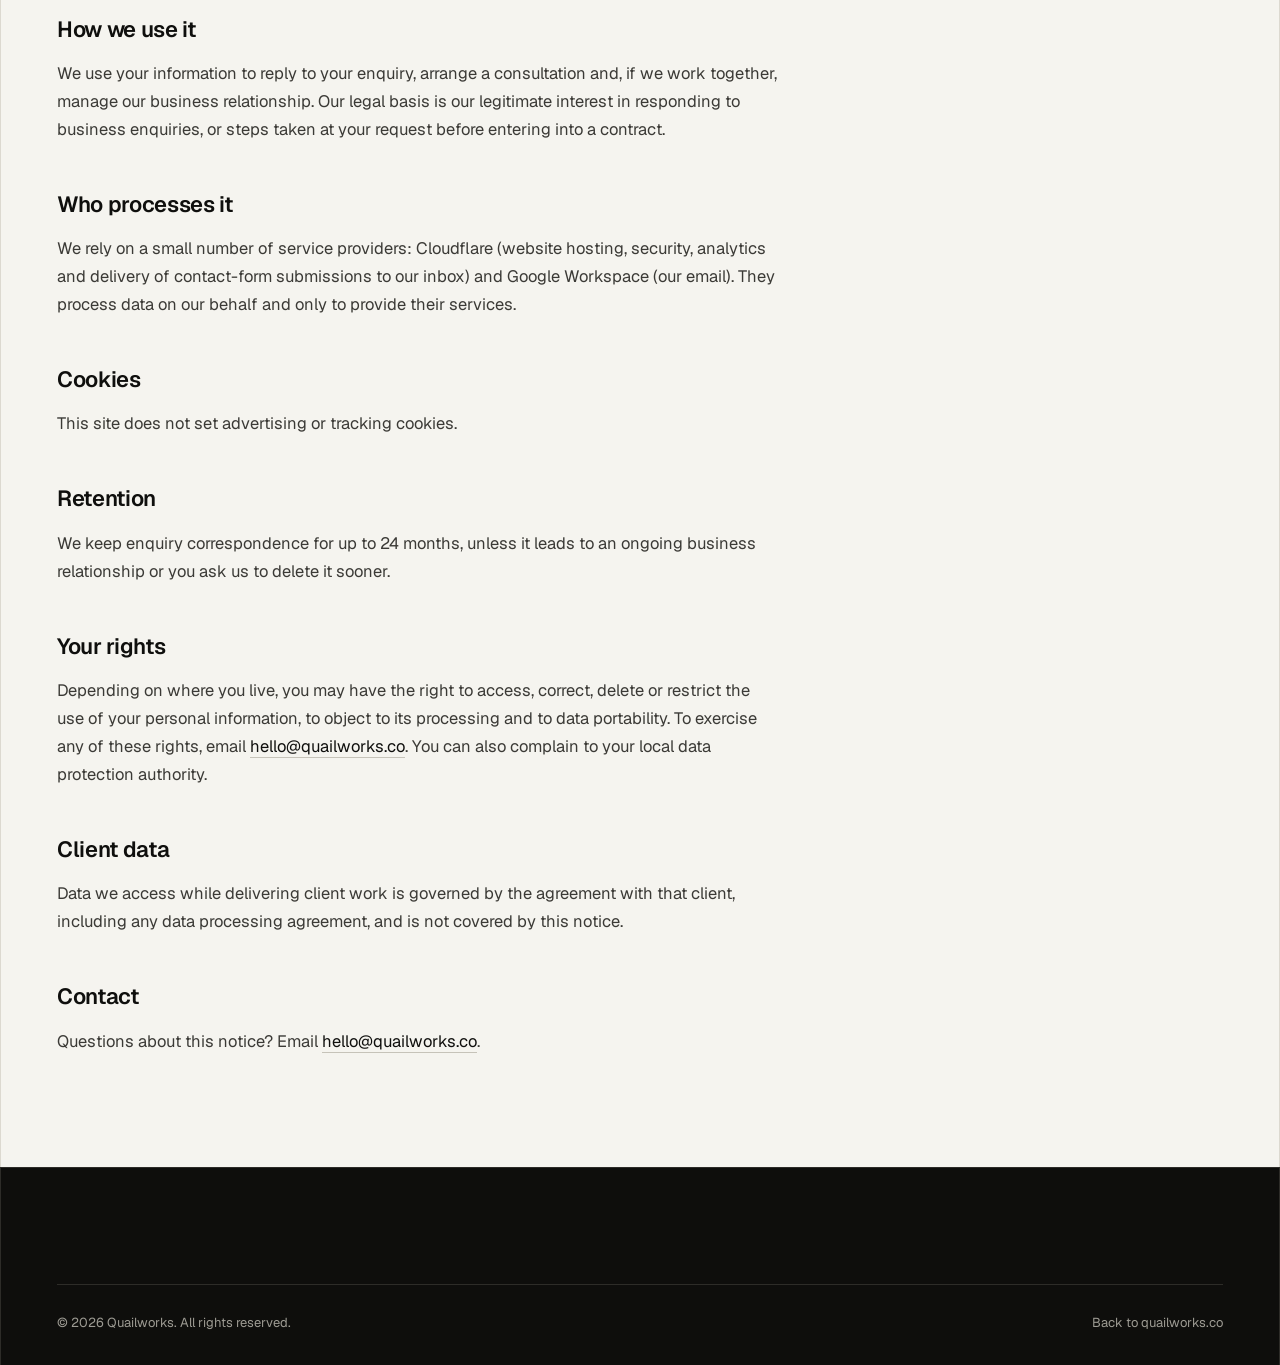
<file: site/privacy.html>
<!DOCTYPE html>
<html lang="en">
<head>
  <meta charset="UTF-8" />
  <meta name="viewport" content="width=device-width, initial-scale=1" />
  <title>Privacy notice — Quailworks</title>
  <meta name="description" content="How Quailworks collects, uses and protects personal information submitted through quailworks.co." />
  <link rel="canonical" href="https://quailworks.co/privacy" />
  <meta name="theme-color" content="#F5F4EF" />
  <link rel="icon" href="favicon.svg" type="image/svg+xml" />
  <link rel="apple-touch-icon" href="apple-touch-icon.png" />
  <link rel="stylesheet" href="assets/css/styles.css" />
  <script>document.documentElement.classList.add('js')</script>
</head>
<body>
  <a class="skip" href="#main">Skip to content</a>
  <header class="nav" id="nav">
    <div class="wrap">
      <a class="brand" href="index.html" aria-label="Quailworks — home">
        <svg viewBox="0 0 32 32" aria-hidden="true"><circle cx="14.5" cy="14.5" r="9.75" fill="none" stroke="currentColor" stroke-width="3.5"/><path d="M21 21l7 7" stroke="#FF4F00" stroke-width="3.5"/></svg>
        Quailworks
      </a>
      <div class="nav-cta">
        <a class="btn btn-ink btn-sm" href="index.html#contact">Book a consultation <span class="arr" aria-hidden="true">→</span></a>
      </div>
    </div>
  </header>

  <main id="main">
    <section class="section doc">
      <div class="wrap">
        <span class="label">Legal</span>
        <h1 class="display">Privacy notice<span class="dot">.</span></h1>
        <p class="updated">Last updated: 11 November 2026</p>

        <div class="doc-body">
          <p>This notice explains how Quailworks ("we", "us") handles personal information collected through quailworks.co and when we contact businesses about our services. We collect as little as we can, use it only to respond to you, and never sell it.</p>

          <h2>Who we are</h2>
          <p>The controller of your personal information is Quailworks sp. z o.o., ul. Mikołaja Reja 34, 26-225 Gowarczów, Poland (KRS 0001108506, NIP 6582000945). You can reach us at <a href="mailto:hello@quailworks.co">hello@quailworks.co</a>.</p>

          <h2>If we contacted you by email</h2>
          <p><strong>What we hold.</strong> Your name, job title, employer, business email address, country and the address of your public professional profile. Nothing about your private life.</p>
          <p><strong>Where it came from.</strong> Public business sources: your employer's website, public professional profiles on LinkedIn, and FullEnrich, a business-contact data provider. The first email we send you says so.</p>
          <p><strong>Why, and on what basis.</strong> To offer our services to the company you work for, because your role suggests they are relevant to you. Our legal basis is our legitimate interest in business-to-business marketing (Article 6(1)(f) GDPR). We write only to business addresses.</p>
          <p><strong>How to stop it.</strong> Reply "stop" to any email, or write to <a href="mailto:hello@quailworks.co">hello@quailworks.co</a>. We will not contact you again, and we keep only your address on a do-not-contact list so that the opt-out keeps working.</p>
          <p><strong>How long we keep it.</strong> If we found your details but never wrote to you, we delete them after 90 days. If we wrote and you did not reply, we delete them 12 months after our first email.</p>
          <p><strong>Who else sees it.</strong> Our service providers, only to provide their services: Smartlead (sending), Google Workspace and Microsoft 365 (mailboxes), FullEnrich and MillionVerifier (finding and checking addresses) and HubSpot (our customer records). Some are based outside the European Union; for those we rely on the safeguards the GDPR provides for such transfers.</p>

          <h2>What we collect through this website</h2>
          <ul>
            <li><strong>Information you send us.</strong> When you use the contact form or email us, we receive your name, work email, company, role and anything you choose to include in your message.</li>
            <li><strong>Basic, cookie-free analytics.</strong> We may use Cloudflare Web Analytics, which measures page views without cookies, fingerprinting or tracking you across sites.</li>
            <li><strong>Server logs.</strong> Our hosting provider processes standard technical data such as IP addresses to deliver and protect the site.</li>
          </ul>

          <h2>How we use it</h2>
          <p>We use your information to reply to your enquiry, arrange a consultation and, if we work together, manage our business relationship. Our legal basis is our legitimate interest in responding to business enquiries, or steps taken at your request before entering into a contract.</p>

          <h2>Who processes it</h2>
          <p>We rely on a small number of service providers: Cloudflare (website hosting, security, analytics and delivery of contact-form submissions to our inbox) and Google Workspace (our email). They process data on our behalf and only to provide their services.</p>

          <h2>Cookies</h2>
          <p>This site does not set advertising or tracking cookies.</p>

          <h2>Retention</h2>
          <p>We keep enquiry correspondence for up to 24 months, unless it leads to an ongoing business relationship or you ask us to delete it sooner.</p>

          <h2>Your rights</h2>
          <p>Depending on where you live, you may have the right to access, correct, delete or restrict the use of your personal information, to object to its processing and to data portability. To exercise any of these rights, email <a href="mailto:hello@quailworks.co">hello@quailworks.co</a>. You can also complain to your local data protection authority.</p>

          <h2>Client data</h2>
          <p>Data we access while delivering client work is governed by the agreement with that client, including any data processing agreement, and is not covered by this notice.</p>

          <h2>Contact</h2>
          <p>Questions about this notice? Email <a href="mailto:hello@quailworks.co">hello@quailworks.co</a>.</p>
        </div>
      </div>
    </section>
  </main>

  <footer class="footer">
    <div class="wrap">
      <div class="foot-bottom">
        <span>© <span id="year">2026</span> Quailworks. All rights reserved.</span>
        <span><a href="index.html">Back to quailworks.co</a></span>
      </div>
    </div>
  </footer>
  <script src="assets/js/main.js" defer></script>
</body>
</html>
</file>
<file: site/assets/css/styles.css>
/* ==========================================================================
   Quailworks — site styles
   ========================================================================== */

@font-face { font-family: 'Geist'; src: url('../fonts/geist-latin.woff2') format('woff2'); font-weight: 300 700; font-style: normal; font-display: swap; }
@font-face { font-family: 'Geist Mono'; src: url('../fonts/geist-mono-latin.woff2') format('woff2'); font-weight: 400 500; font-style: normal; font-display: swap; }
@font-face { font-family: 'Instrument Serif'; src: url('../fonts/instrument-serif-latin.woff2') format('woff2'); font-weight: 400; font-style: normal; font-display: swap; }
@font-face { font-family: 'Instrument Serif'; src: url('../fonts/instrument-serif-italic-latin.woff2') format('woff2'); font-weight: 400; font-style: italic; font-display: swap; }

:root {
  --bg: #F5F4EF;
  --bg-2: #EDEBE4;
  --surface: #FBFAF7;
  --ink: #0F0F0D;
  --ink-2: #3B3A36;
  --ink-3: #6B6A64;
  --line: #DCD9D0;
  --line-2: #C6C3B9;
  --accent: #FF4F00;
  --accent-ink: #C23A00;
  --night: #0E0E0C;
  --night-2: #151512;
  --night-3: #1D1D19;
  --night-line: #2D2C28;
  --night-text: #F2F1EC;
  --night-muted: #9D9B93;
  --accent-night: #FF6A26;
  --ok: #4CC38A;

  --serif: 'Instrument Serif', 'Iowan Old Style', Georgia, serif;
  --sans: 'Geist', ui-sans-serif, system-ui, -apple-system, 'Segoe UI', Roboto, sans-serif;
  --mono: 'Geist Mono', ui-monospace, SFMono-Regular, Menlo, Consolas, monospace;

  --wrap: 1280px;
  --pad: 56px;
  --section-y: 128px;
  --ease: cubic-bezier(.2, .7, .2, 1);
}

*, *::before, *::after { box-sizing: border-box; }
* { margin: 0; padding: 0; }
html { -webkit-text-size-adjust: 100%; scroll-behavior: smooth; }
body {
  background: var(--bg);
  color: var(--ink);
  font-family: var(--sans);
  font-size: 16px;
  line-height: 1.6;
  -webkit-font-smoothing: antialiased;
  -moz-osx-font-smoothing: grayscale;
  text-rendering: optimizeLegibility;
  overflow-x: hidden;
}
img, svg { display: block; max-width: 100%; }
a { color: inherit; text-decoration: none; }
button, input, select, textarea { font: inherit; color: inherit; }
ul, ol { list-style: none; }
::selection { background: var(--accent); color: var(--ink); }
:focus-visible { outline: 2px solid var(--accent); outline-offset: 3px; border-radius: 3px; }

.skip { position: absolute; left: 16px; top: -60px; z-index: 100; background: var(--ink); color: var(--bg); padding: 10px 14px; border-radius: 6px; font-size: 14px; }
.skip:focus { top: 12px; }
.sr-only { position: absolute; width: 1px; height: 1px; overflow: hidden; clip: rect(0 0 0 0); white-space: nowrap; }

/* ── Frame: hairline rails + crosshair markers ───────────────────────── */
.section { border-top: 1px solid var(--line); position: relative; overflow-x: clip; }
.wrap {
  max-width: var(--wrap);
  margin: 0 auto;
  padding: 0 var(--pad);
  position: relative;
  border-left: 1px solid var(--line);
  border-right: 1px solid var(--line);
}
.section > .wrap { padding-top: var(--section-y); padding-bottom: var(--section-y); }
.section > .wrap::before,
.section > .wrap::after {
  content: '';
  position: absolute;
  top: -6px;
  width: 11px;
  height: 11px;
  background:
    linear-gradient(var(--ink-3), var(--ink-3)) center / 1px 100% no-repeat,
    linear-gradient(var(--ink-3), var(--ink-3)) center / 100% 1px no-repeat;
}
.section > .wrap::before { left: -6px; }
.section > .wrap::after { right: -6px; }

.dark { background: var(--night); color: var(--night-text); border-top-color: var(--night-line); }
.dark .wrap { border-color: var(--night-line); }
.dark > .wrap::before, .dark > .wrap::after {
  background:
    linear-gradient(var(--night-muted), var(--night-muted)) center / 1px 100% no-repeat,
    linear-gradient(var(--night-muted), var(--night-muted)) center / 100% 1px no-repeat;
}
.tint { background: var(--bg-2); }

/* ── Type ────────────────────────────────────────────────────────────── */
.label {
  font-family: var(--mono);
  font-size: 12px;
  font-weight: 500;
  letter-spacing: .08em;
  text-transform: uppercase;
  color: var(--accent-ink);
  display: inline-flex;
  align-items: center;
  gap: 12px;
}
.label::before { content: ''; width: 7px; height: 7px; background: var(--accent); }
.dark .label { color: var(--accent-night); }
.dark .label::before { background: var(--accent-night); }

.display {
  font-family: var(--serif);
  font-weight: 400;
  letter-spacing: -0.02em;
  line-height: 0.98;
}
.display em { font-style: italic; }
.display .dot { color: var(--accent); }
.dark .display .dot { color: var(--accent-night); }
.muted-em em { color: var(--ink-3); }
.dark .muted-em em { color: var(--night-muted); }

.h2 { font-size: clamp(42px, 5.4vw, 76px); }
.lede { font-size: 19px; line-height: 1.55; color: var(--ink-2); }
.dark .lede { color: var(--night-muted); }

.section-head {
  display: grid;
  grid-template-columns: 7fr 5fr;
  gap: 48px;
  align-items: end;
  margin-bottom: 72px;
}
.section-head .h2 { margin-top: 22px; }
.section-head .lede { font-size: 17.5px; max-width: 470px; }

/* ── Buttons ─────────────────────────────────────────────────────────── */
.btn {
  display: inline-flex;
  align-items: center;
  justify-content: center;
  gap: 12px;
  height: 50px;
  padding: 0 22px;
  border-radius: 999px;
  font-size: 15px;
  font-weight: 500;
  letter-spacing: -0.005em;
  border: 1px solid transparent;
  cursor: pointer;
  white-space: nowrap;
  transition: background .2s ease, color .2s ease, border-color .2s ease, transform .2s var(--ease);
}
.btn .arr { transition: transform .25s var(--ease); }
.btn:hover .arr { transform: translateX(3px); }
.btn-ink { background: var(--ink); color: var(--bg); }
.btn-ink:hover { background: #2A2A26; }
.btn-ink .arr { color: var(--accent); }
.btn-line { border-color: var(--line-2); color: var(--ink); }
.btn-line:hover { border-color: var(--ink); }
.btn-accent { background: var(--accent); color: var(--ink); }
.btn-accent:hover { background: #FF6A26; }
.btn-ghost-dark { border-color: var(--night-line); color: var(--night-text); }
.btn-ghost-dark:hover { border-color: var(--night-muted); }
.btn-sm { height: 40px; padding: 0 16px; font-size: 14px; }

/* ── Nav ─────────────────────────────────────────────────────────────── */
.nav {
  position: sticky;
  top: 0;
  z-index: 60;
  background: rgba(245, 244, 239, .82);
  -webkit-backdrop-filter: saturate(160%) blur(14px);
  backdrop-filter: saturate(160%) blur(14px);
  border-bottom: 1px solid var(--line);
}
.nav .wrap { display: flex; align-items: center; justify-content: space-between; height: 72px; gap: 24px; }
.brand { display: inline-flex; align-items: center; gap: 10px; font-weight: 600; font-size: 18px; letter-spacing: -0.02em; }
.brand svg { width: 26px; height: 26px; }
.nav-links { display: flex; gap: 34px; }
.nav-links a { font-size: 14px; color: var(--ink-2); transition: color .2s; }
.nav-links a:hover { color: var(--ink); }
.nav-cta { display: flex; align-items: center; gap: 12px; }
.menu-btn { display: none; width: 40px; height: 40px; border-radius: 999px; border: 1px solid var(--line-2); background: transparent; cursor: pointer; place-items: center; }
.menu-btn span, .menu-btn span::before, .menu-btn span::after { display: block; width: 16px; height: 1.5px; background: var(--ink); position: relative; transition: transform .25s var(--ease), background .2s; }
.menu-btn span::before, .menu-btn span::after { content: ''; position: absolute; left: 0; }
.menu-btn span::before { top: -5px; }
.menu-btn span::after { top: 5px; }
.nav.open .menu-btn span { background: transparent; }
.nav.open .menu-btn span::before { transform: translateY(5px) rotate(45deg); }
.nav.open .menu-btn span::after { transform: translateY(-5px) rotate(-45deg); }
.mobile-menu { display: none; }

/* ── Hero ────────────────────────────────────────────────────────────── */
.hero { border-top: none; }
.hero > .wrap { padding-top: 104px; padding-bottom: 0; }
.hero > .wrap::before, .hero > .wrap::after { display: none; }
.hero-top { display: grid; grid-template-columns: 7fr 5fr; gap: 56px; align-items: end; }
.hero h1 { font-size: clamp(64px, 9.6vw, 148px); margin-top: 30px; }
.hero-side { padding-bottom: 14px; }
.hero-side .lede { max-width: 440px; }
.hero-ctas { display: flex; flex-wrap: wrap; gap: 12px; margin-top: 32px; }
.hero-meta {
  display: flex;
  flex-wrap: wrap;
  gap: 8px 28px;
  margin-top: 72px;
  padding: 18px 0;
  border-top: 1px solid var(--line);
  font-family: var(--mono);
  font-size: 12px;
  letter-spacing: .04em;
  text-transform: uppercase;
  color: var(--ink-3);
}
.hero-meta span { display: inline-flex; align-items: center; gap: 10px; }
.hero-meta span::before { content: ''; width: 5px; height: 5px; border-radius: 50%; background: var(--line-2); }
.hero-meta span:first-child::before { background: var(--accent); }

/* ── Console (hero visual) ───────────────────────────────────────────── */
.console-wrap { padding: 8px 0 72px; }
.console {
  background: var(--night);
  color: var(--night-text);
  border-radius: 14px;
  border: 1px solid #000;
  box-shadow:
    0 0 0 1px rgba(255, 255, 255, .04) inset,
    0 40px 80px -40px rgba(15, 15, 13, .55),
    0 18px 30px -18px rgba(15, 15, 13, .3);
  overflow: hidden;
  font-size: 13px;
}
.console-bar {
  display: grid;
  grid-template-columns: 1fr auto 1fr;
  align-items: center;
  height: 46px;
  padding: 0 18px;
  border-bottom: 1px solid var(--night-line);
  background: var(--night-2);
}
.dots { display: flex; gap: 7px; }
.dots i { width: 10px; height: 10px; border-radius: 50%; background: #2E2D29; }
.console-title { font-family: var(--mono); font-size: 12px; color: var(--night-muted); }
.console-title b { color: var(--night-text); font-weight: 500; }
.console-status { justify-self: end; display: inline-flex; align-items: center; gap: 8px; font-family: var(--mono); font-size: 11.5px; color: var(--night-muted); }
.pulse { width: 7px; height: 7px; border-radius: 50%; background: var(--ok); box-shadow: 0 0 0 0 rgba(76, 195, 138, .5); animation: pulse 2.2s infinite; }

.console-grid { display: grid; grid-template-columns: 1.05fr 1.15fr 1fr; min-height: 430px; }
.pane { padding: 18px 20px 20px; min-width: 0; }
.pane + .pane { border-left: 1px solid var(--night-line); }
.pane-head {
  display: flex;
  justify-content: space-between;
  align-items: center;
  gap: 10px;
  font-family: var(--mono);
  font-size: 11px;
  letter-spacing: .06em;
  text-transform: uppercase;
  color: var(--night-muted);
  padding-bottom: 14px;
  margin-bottom: 14px;
  border-bottom: 1px solid var(--night-line);
}
.pane-head .pill { color: var(--night-text); letter-spacing: .02em; text-transform: none; font-size: 11.5px; overflow: hidden; text-overflow: ellipsis; white-space: nowrap; }

/* signals */
.signals { display: flex; flex-direction: column; gap: 8px; }
.sig {
  display: grid;
  grid-template-columns: 1fr auto;
  gap: 6px 12px;
  padding: 12px 14px;
  border-radius: 9px;
  border: 1px solid transparent;
  background: var(--night-2);
  transition: border-color .4s ease, background .4s ease, opacity .4s ease;
}
.sig.active { border-color: rgba(255, 106, 38, .55); background: var(--night-3); }
.sig.enter { animation: sigIn .6s var(--ease) both; }
.sig-type { font-family: var(--mono); font-size: 10.5px; letter-spacing: .06em; text-transform: uppercase; color: var(--accent-night); }
.sig-time { font-family: var(--mono); font-size: 10.5px; color: var(--night-muted); text-align: right; }
.sig-text { grid-column: 1 / -1; color: #DAD8D0; font-size: 13px; line-height: 1.45; }
.sig-text b { color: #fff; font-weight: 500; }
.sig:not(.active) { opacity: .62; }

/* account */
.acct-name { font-size: 22px; font-weight: 500; letter-spacing: -0.02em; line-height: 1.2; }
.acct-meta { font-family: var(--mono); font-size: 11.5px; color: var(--night-muted); margin-top: 6px; }
.tier { display: inline-flex; align-items: center; height: 22px; padding: 0 9px; border-radius: 999px; background: rgba(255, 106, 38, .14); color: var(--accent-night); font-size: 11px; letter-spacing: .04em; text-transform: none; }
.scores { margin: 22px 0 22px; display: grid; gap: 12px; }
.score { display: grid; grid-template-columns: 72px 1fr 28px; align-items: center; gap: 12px; font-size: 12.5px; color: var(--night-muted); }
.score b { color: var(--night-text); font-weight: 500; font-family: var(--mono); font-size: 12px; text-align: right; }
.bar { height: 5px; border-radius: 4px; background: #262521; overflow: hidden; }
.bar i { display: block; height: 100%; border-radius: 4px; background: linear-gradient(90deg, #FF4F00, #FF8A4C); transition: width .9s var(--ease); }
.score:nth-child(1) .bar i { width: 92%; }
.score:nth-child(2) .bar i { width: 81%; }
.score:nth-child(3) .bar i { width: 88%; }
.sub-head { font-family: var(--mono); font-size: 11px; letter-spacing: .06em; text-transform: uppercase; color: var(--night-muted); padding-top: 16px; border-top: 1px solid var(--night-line); margin-bottom: 10px; }
.people { display: grid; gap: 4px; }
.person { display: grid; grid-template-columns: 30px 1fr auto; gap: 12px; align-items: center; padding: 7px 0; }
.avatar { width: 30px; height: 30px; border-radius: 50%; background: #2A2925; display: grid; place-items: center; font-size: 11px; font-weight: 500; color: #CFCCC3; }
.person b { display: block; font-weight: 500; font-size: 13px; color: var(--night-text); line-height: 1.3; }
.person small { display: block; font-size: 12px; color: var(--night-muted); line-height: 1.3; }
.verified { font-family: var(--mono); font-size: 10.5px; color: var(--ok); white-space: nowrap; }

/* actions */
.actions { display: grid; gap: 2px; }
.act { display: grid; grid-template-columns: 20px 1fr; gap: 12px; padding: 9px 0; align-items: start; color: #CFCCC3; font-size: 13px; line-height: 1.45; opacity: .35; transition: opacity .35s ease; }
.act.done { opacity: 1; }
.check { width: 18px; height: 18px; border-radius: 50%; border: 1px solid #3A3934; display: grid; place-items: center; margin-top: 1px; transition: background .3s ease, border-color .3s ease; }
.check svg { width: 10px; height: 10px; opacity: 0; transition: opacity .3s ease; }
.act.done .check { background: rgba(76, 195, 138, .14); border-color: rgba(76, 195, 138, .6); }
.act.done .check svg { opacity: 1; }
.act span b { color: #fff; font-weight: 500; }
.console-caption { margin-top: 14px; font-family: var(--mono); font-size: 11.5px; color: var(--ink-3); text-align: right; }

/* ── Stack grid ──────────────────────────────────────────────────────── */
.stack > .wrap { padding-top: 64px; padding-bottom: 64px; }
.stack-head { display: flex; justify-content: space-between; align-items: baseline; gap: 24px; margin-bottom: 28px; }
.stack-head p { font-size: 15px; color: var(--ink-3); }
.stack-grid { display: grid; grid-template-columns: repeat(7, 1fr); border-top: 1px solid var(--line); border-left: 1px solid var(--line); }
.stack-grid li {
  display: grid;
  place-items: center;
  height: 84px;
  border-right: 1px solid var(--line);
  border-bottom: 1px solid var(--line);
  font-size: 16px;
  font-weight: 500;
  letter-spacing: -0.015em;
  color: var(--ink-2);
  transition: background .25s ease, color .25s ease;
}
.stack-grid li:hover { background: var(--surface); color: var(--ink); }

/* ── Gap (problem) ───────────────────────────────────────────────────── */
.gap-grid { display: grid; grid-template-columns: 7fr 5fr; gap: 72px; align-items: start; }
.statement { font-family: var(--serif); font-size: clamp(36px, 4.2vw, 58px); line-height: 1.08; letter-spacing: -0.015em; margin-top: 22px; }
.statement em { color: var(--ink-3); }
.gap-list li { padding: 26px 0; border-bottom: 1px solid var(--line); display: grid; grid-template-columns: 40px 1fr; gap: 8px; }
.gap-list li:first-child { border-top: 1px solid var(--ink); }
.gap-list .n { font-family: var(--mono); font-size: 12px; color: var(--accent-ink); padding-top: 4px; }
.gap-list h3 { font-size: 18px; font-weight: 600; letter-spacing: -0.015em; margin-bottom: 6px; }
.gap-list p { color: var(--ink-2); font-size: 15.5px; }

/* ── Services ────────────────────────────────────────────────────────── */
.services-grid { display: grid; grid-template-columns: repeat(3, 1fr); border-top: 1px solid var(--ink); }
.svc { padding: 40px 36px 12px 0; display: flex; flex-direction: column; }
.svc + .svc { padding-left: 36px; border-left: 1px solid var(--line); }
.svc-top { display: flex; justify-content: space-between; align-items: center; }
.svc-n { font-family: var(--mono); font-size: 12px; color: var(--accent-ink); letter-spacing: .06em; text-transform: uppercase; }
.svc-icon { width: 44px; height: 44px; color: var(--ink); }
.svc h3 { font-family: var(--serif); font-size: 38px; line-height: 1.04; letter-spacing: -0.015em; margin: 40px 0 14px; }
.svc > p { color: var(--ink-2); font-size: 15.5px; margin-bottom: 28px; min-height: 50px; }
.svc ul { border-top: 1px solid var(--line); }
.svc li { display: grid; grid-template-columns: 22px 1fr; padding: 12px 0; border-bottom: 1px solid var(--line); font-size: 14.5px; color: var(--ink); }
.svc li::before { content: ''; width: 6px; height: 6px; margin-top: 8px; border: 1px solid var(--ink-3); }

/* ── Engine (dark) ───────────────────────────────────────────────────── */
.engine-sec { background-image: linear-gradient(var(--night-line) 1px, transparent 1px); background-size: 100% 0; }
.flow { display: grid; grid-template-columns: repeat(5, 1fr); border-top: 1px solid var(--night-line); border-bottom: 1px solid var(--night-line); position: relative; }
.flow-track { position: absolute; left: 0; right: 0; top: 52px; height: 1px; background: var(--night-line); overflow: hidden; }
.flow-track::after { content: ''; position: absolute; top: 0; left: -30%; width: 30%; height: 1px; background: linear-gradient(90deg, transparent, var(--accent-night), transparent); animation: travel 3.6s linear infinite; }
.stage { padding: 32px 28px 36px; position: relative; }
.stage + .stage { border-left: 1px solid var(--night-line); }
.stage:first-child { padding-left: 0; }
.node { width: 40px; height: 40px; border-radius: 50%; border: 1px solid #3B3A35; background: var(--night); display: grid; place-items: center; font-family: var(--mono); font-size: 12px; color: var(--accent-night); position: relative; z-index: 1; }
.stage h3 { font-family: var(--serif); font-size: 34px; margin: 28px 0 10px; letter-spacing: -0.01em; }
.stage p { color: var(--night-muted); font-size: 15px; }
.runs { margin-top: 20px; padding-top: 14px; border-top: 1px dashed var(--night-line); font-family: var(--mono); font-size: 11.5px; color: #D6D3CA; line-height: 1.6; }
.runs span { display: block; color: var(--night-muted); text-transform: uppercase; letter-spacing: .06em; font-size: 10.5px; }
.loop-note { display: flex; align-items: center; gap: 14px; margin-top: 28px; font-family: var(--mono); font-size: 12px; color: var(--night-muted); }
.loop-note svg { width: 34px; height: 18px; color: var(--accent-night); flex-shrink: 0; }

/* ── Blueprints ──────────────────────────────────────────────────────── */
.bp-grid { display: grid; grid-template-columns: 1fr 1fr; gap: 24px; }
.bp { background: var(--surface); border: 1px solid var(--line); border-radius: 14px; padding: 36px; display: flex; flex-direction: column; transition: border-color .25s ease, transform .3s var(--ease); }
.bp:hover { border-color: var(--line-2); }
.bp-top { display: flex; justify-content: space-between; align-items: center; font-family: var(--mono); font-size: 12px; color: var(--ink-3); letter-spacing: .04em; }
.bp-top .code { color: var(--accent-ink); font-weight: 500; }
.bp h3 { font-family: var(--serif); font-size: 40px; line-height: 1.02; letter-spacing: -0.015em; margin: 28px 0 12px; }
.bp > p { color: var(--ink-2); font-size: 15.5px; max-width: 470px; }
.spec { margin-top: 28px; border-top: 1px solid var(--line); }
.spec div { display: grid; grid-template-columns: 96px 1fr; gap: 16px; padding: 13px 0; border-bottom: 1px solid var(--line); }
.spec dt { font-family: var(--mono); font-size: 11.5px; letter-spacing: .06em; text-transform: uppercase; color: var(--ink-3); padding-top: 2px; }
.spec dd { font-size: 14.5px; color: var(--ink); }
.note { margin-top: 24px; font-family: var(--mono); font-size: 12px; color: var(--ink-3); }

/* ── Process ─────────────────────────────────────────────────────────── */
.timeline { display: grid; grid-template-columns: repeat(4, 1fr); position: relative; }
.timeline::before { content: ''; position: absolute; left: 0; right: 0; top: 9px; height: 1px; background: var(--line-2); }
.phase { padding-right: 32px; position: relative; }
.phase-dot { width: 19px; height: 19px; border-radius: 50%; border: 1px solid var(--ink); background: var(--bg); position: relative; }
.phase:first-child .phase-dot { background: var(--accent); border-color: var(--accent); }
.phase .when { display: block; margin-top: 28px; font-family: var(--mono); font-size: 12px; letter-spacing: .06em; text-transform: uppercase; color: var(--accent-ink); }
.phase h3 { font-family: var(--serif); font-size: 34px; letter-spacing: -0.01em; margin: 10px 0 12px; }
.phase p { color: var(--ink-2); font-size: 15.5px; }
.deliv { margin-top: 18px; padding-top: 14px; border-top: 1px solid var(--line); font-size: 13.5px; color: var(--ink); }
.deliv span { display: block; font-family: var(--mono); font-size: 11px; letter-spacing: .06em; text-transform: uppercase; color: var(--ink-3); margin-bottom: 2px; }

/* ── Why ─────────────────────────────────────────────────────────────── */
.why-grid { display: grid; grid-template-columns: 6fr 6fr; gap: 88px; align-items: start; }
.why-grid .statement { font-size: clamp(36px, 4vw, 54px); }
.why-copy { margin-top: 28px; color: var(--ink-2); font-size: 17px; max-width: 480px; }
.principles li { display: grid; grid-template-columns: 52px 1fr; padding: 26px 0; border-bottom: 1px solid var(--line); }
.principles li:first-child { border-top: 1px solid var(--ink); }
.principles .n { font-family: var(--mono); font-size: 12px; color: var(--accent-ink); padding-top: 4px; }
.principles h3 { font-size: 18px; font-weight: 600; letter-spacing: -0.015em; margin-bottom: 6px; }
.principles p { color: var(--ink-2); font-size: 15.5px; }

/* ── Enterprise ──────────────────────────────────────────────────────── */
.ent-grid { display: grid; grid-template-columns: repeat(3, 1fr); border-top: 1px solid var(--night-line); border-left: 1px solid var(--night-line); }
.ent { padding: 36px 32px 40px; border-right: 1px solid var(--night-line); border-bottom: 1px solid var(--night-line); }
.ent svg { width: 28px; height: 28px; color: var(--accent-night); }
.ent h3 { font-size: 18px; font-weight: 500; letter-spacing: -0.015em; margin: 28px 0 8px; color: var(--night-text); }
.ent p { color: var(--night-muted); font-size: 15px; }

/* ── Engagements ─────────────────────────────────────────────────────── */
.plans { display: grid; grid-template-columns: repeat(3, 1fr); gap: 20px; }
.plan { background: var(--surface); border: 1px solid var(--line); border-radius: 16px; padding: 36px; display: flex; flex-direction: column; }
.plan .meta { font-family: var(--mono); font-size: 12px; color: var(--ink-3); letter-spacing: .06em; text-transform: uppercase; }
.plan h3 { font-family: var(--serif); font-size: 42px; line-height: 1.02; letter-spacing: -0.015em; margin: 18px 0 12px; }
.plan > p { color: var(--ink-2); font-size: 15.5px; }
.plan ul { margin: 28px 0 32px; flex: 1; border-top: 1px solid var(--line); }
.plan li { display: grid; grid-template-columns: 24px 1fr; padding: 11px 0; border-bottom: 1px solid var(--line); font-size: 14.5px; }
.plan li svg { width: 14px; height: 14px; margin-top: 4px; color: var(--accent-ink); }
.plan.featured { background: var(--night); color: var(--night-text); border-color: var(--night); }
.plan.featured .meta { color: var(--accent-night); }
.plan.featured > p { color: var(--night-muted); }
.plan.featured ul, .plan.featured li { border-color: var(--night-line); }
.plan.featured li svg { color: var(--accent-night); }
.plan .btn { width: 100%; }
.plan-tag { display: inline-flex; margin-left: 10px; padding: 2px 8px; border-radius: 999px; background: rgba(255, 106, 38, .16); color: var(--accent-night); font-size: 10.5px; }

/* ── FAQ ─────────────────────────────────────────────────────────────── */
.faq-grid { display: grid; grid-template-columns: 5fr 7fr; gap: 72px; }
.faq-grid .lede { margin-top: 24px; font-size: 17px; max-width: 380px; }
.faq-grid .lede a { color: var(--ink); border-bottom: 1px solid var(--line-2); }
details { border-bottom: 1px solid var(--line); }
details:first-child { border-top: 1px solid var(--ink); }
summary { list-style: none; cursor: pointer; display: flex; justify-content: space-between; align-items: center; gap: 24px; padding: 24px 0; font-size: 18px; font-weight: 500; letter-spacing: -0.015em; }
summary::-webkit-details-marker { display: none; }
.pm { width: 28px; height: 28px; border-radius: 50%; border: 1px solid var(--line-2); position: relative; flex-shrink: 0; transition: background .2s ease, border-color .2s ease; }
.pm::before, .pm::after { content: ''; position: absolute; left: 50%; top: 50%; width: 10px; height: 1.5px; background: var(--ink); transform: translate(-50%, -50%); transition: transform .25s var(--ease); }
.pm::after { transform: translate(-50%, -50%) rotate(90deg); }
details[open] .pm { background: var(--ink); border-color: var(--ink); }
details[open] .pm::before, details[open] .pm::after { background: var(--bg); }
details[open] .pm::after { transform: translate(-50%, -50%) rotate(0deg); }
summary:hover .pm { border-color: var(--ink); }
details p { color: var(--ink-2); padding: 0 56px 26px 0; font-size: 16px; }

/* ── Contact ─────────────────────────────────────────────────────────── */
.contact-grid { display: grid; grid-template-columns: 5fr 7fr; gap: 72px; align-items: start; }
.contact-grid .h2 { font-size: clamp(44px, 5.2vw, 72px); }
.next { margin-top: 44px; border-top: 1px solid var(--night-line); }
.next li { display: grid; grid-template-columns: 44px 1fr; padding: 18px 0; border-bottom: 1px solid var(--night-line); color: var(--night-muted); font-size: 15px; }
.next li b { display: block; color: var(--night-text); font-weight: 500; margin-bottom: 2px; }
.next .n { font-family: var(--mono); font-size: 12px; color: var(--accent-night); padding-top: 3px; }
.direct { margin-top: 28px; font-size: 15px; color: var(--night-muted); }
.direct a { color: var(--night-text); border-bottom: 1px solid var(--night-line); }
.direct a:hover { border-color: var(--night-text); }

.form-card { background: var(--night-2); border: 1px solid var(--night-line); border-radius: 16px; padding: 40px; }
.form-grid { display: grid; grid-template-columns: 1fr 1fr; gap: 20px; }
.field { display: flex; flex-direction: column; gap: 8px; }
.field.full { grid-column: 1 / -1; }
.field label { font-size: 13px; color: var(--night-muted); }
.field label i { font-style: normal; color: #6E6C65; }
.field input, .field select, .field textarea {
  width: 100%;
  background: var(--night);
  border: 1px solid var(--night-line);
  border-radius: 10px;
  padding: 13px 14px;
  font-size: 15px;
  color: var(--night-text);
  transition: border-color .2s ease, box-shadow .2s ease;
  -webkit-appearance: none;
  appearance: none;
}
.field select {
  background-image: linear-gradient(45deg, transparent 50%, var(--night-muted) 50%), linear-gradient(135deg, var(--night-muted) 50%, transparent 50%);
  background-position: calc(100% - 20px) 50%, calc(100% - 15px) 50%;
  background-size: 5px 5px;
  background-repeat: no-repeat;
  padding-right: 40px;
}
.field textarea { min-height: 120px; resize: vertical; }
.field input::placeholder, .field textarea::placeholder { color: #5E5C56; }
.field input:focus, .field select:focus, .field textarea:focus { outline: none; border-color: var(--accent-night); box-shadow: 0 0 0 3px rgba(255, 106, 38, .18); }
.hp { position: absolute; left: -9999px; width: 1px; height: 1px; overflow: hidden; }
.form-foot { display: flex; align-items: center; justify-content: space-between; gap: 20px; margin-top: 28px; flex-wrap: wrap; }
.form-foot small { font-size: 12.5px; color: var(--night-muted); max-width: 300px; }
.form-foot small a { color: var(--night-text); border-bottom: 1px solid var(--night-line); }
.form-status { margin-top: 20px; font-size: 14.5px; color: var(--night-text); display: none; padding: 14px 16px; border-radius: 10px; background: rgba(76, 195, 138, .1); border: 1px solid rgba(76, 195, 138, .35); }
.form-status.show { display: block; }
.form-status.err { background: rgba(255, 106, 38, .08); border-color: rgba(255, 106, 38, .4); }
.form-status a { color: var(--night-text); border-bottom: 1px solid currentColor; }
button[disabled] { opacity: .6; cursor: progress; }

/* ── Footer ──────────────────────────────────────────────────────────── */
.footer { background: var(--night); color: var(--night-muted); border-top: 1px solid var(--night-line); }
.footer .wrap { border-color: var(--night-line); padding-top: 80px; padding-bottom: 32px; }
.foot-grid { display: grid; grid-template-columns: 2fr 1fr 1fr 1fr; gap: 40px; }
.foot-brand .brand { color: var(--night-text); }
.foot-brand p { margin-top: 16px; font-size: 14.5px; max-width: 300px; }
.foot-col h4 { font-family: var(--mono); font-size: 11px; font-weight: 500; letter-spacing: .08em; text-transform: uppercase; color: #77756E; margin-bottom: 16px; }
.foot-col li { margin-bottom: 10px; font-size: 14.5px; }
.foot-col a { transition: color .2s; }
.foot-col a:hover { color: var(--night-text); }
.wordmark { font-family: var(--serif); font-size: min(22vw, 318px); line-height: .8; letter-spacing: -0.04em; color: var(--night-text); margin: 88px 0 0; white-space: nowrap; user-select: none; }
.wordmark span { color: var(--accent-night); }
.foot-bottom { display: flex; justify-content: space-between; gap: 20px; padding-top: 28px; margin-top: 36px; border-top: 1px solid var(--night-line); font-size: 13px; flex-wrap: wrap; }
.foot-bottom a:hover { color: var(--night-text); }

/* ── Legal / simple pages ────────────────────────────────────────────── */
.doc > .wrap { padding-top: 96px; padding-bottom: 112px; }
.doc h1 { font-size: clamp(52px, 7vw, 96px); margin: 22px 0 18px; }
.doc .updated { font-family: var(--mono); font-size: 12px; color: var(--ink-3); }
.doc-body { max-width: 720px; margin-top: 56px; }
.doc-body h2 { font-size: 22px; font-weight: 600; letter-spacing: -0.015em; margin: 44px 0 12px; }
.doc-body p, .doc-body li { color: var(--ink-2); font-size: 16.5px; line-height: 1.7; }
.doc-body p + p { margin-top: 14px; }
.doc-body ul { list-style: disc; padding-left: 22px; margin-top: 10px; }
.doc-body li + li { margin-top: 6px; }
.doc-body a { color: var(--ink); border-bottom: 1px solid var(--line-2); }

.nf > .wrap { min-height: calc(100vh - 72px); display: flex; flex-direction: column; justify-content: center; padding-top: 80px; padding-bottom: 120px; }
.nf h1 { font-size: clamp(64px, 10vw, 140px); margin: 22px 0 18px; }
.nf .lede { max-width: 480px; }

/* ── Motion ──────────────────────────────────────────────────────────── */
@keyframes pulse { 0% { box-shadow: 0 0 0 0 rgba(76, 195, 138, .5); } 70% { box-shadow: 0 0 0 7px rgba(76, 195, 138, 0); } 100% { box-shadow: 0 0 0 0 rgba(76, 195, 138, 0); } }
@keyframes sigIn { from { opacity: 0; transform: translateY(-10px); } to { opacity: 1; transform: none; } }
@keyframes travel { from { left: -30%; } to { left: 100%; } }
.js .reveal { opacity: 0; transform: translateY(20px); transition: opacity .9s var(--ease), transform .9s var(--ease); }
.js .reveal.in { opacity: 1; transform: none; }
.js .reveal.d1 { transition-delay: .08s; }
.js .reveal.d2 { transition-delay: .16s; }
.js .reveal.d3 { transition-delay: .24s; }
.js .reveal.d4 { transition-delay: .32s; }

@media (prefers-reduced-motion: reduce) {
  html { scroll-behavior: auto; }
  .js .reveal { opacity: 1; transform: none; transition: none; }
  .pulse, .flow-track::after, .sig.enter { animation: none; }
  .bar i, .act, .check, .check svg { transition: none; }
}

/* ── Responsive ──────────────────────────────────────────────────────── */
@media (max-width: 1100px) {
  :root { --pad: 40px; --section-y: 104px; }
  .nav-links { gap: 24px; }
  .stack-grid { grid-template-columns: repeat(4, 1fr); }
  .flow { grid-template-columns: 1fr; border-bottom: none; }
  .flow-track { display: none; }
  .stage, .stage:first-child { display: grid; grid-template-columns: 40px 1fr; column-gap: 24px; padding: 28px 0; border-bottom: 1px solid var(--night-line); }
  .stage + .stage { border-left: none; }
  .node { grid-row: span 4; }
  .stage h3 { margin-top: 2px; }
  .stage::before { content: ''; position: absolute; left: 19.5px; top: 68px; bottom: 0; width: 1px; background: var(--night-line); }
  .stage:last-child::before { display: none; }
  .ent-grid { grid-template-columns: 1fr 1fr; }
}

@media (max-width: 960px) {
  .nav-links { display: none; }
  .menu-btn { display: grid; }
  .nav .nav-cta .btn { display: none; }
  .mobile-menu { display: block; position: absolute; left: 0; right: 0; top: 100%; background: var(--bg); border-bottom: 1px solid var(--line); padding: 8px var(--pad) 24px; visibility: hidden; opacity: 0; transform: translateY(-6px); transition: opacity .2s ease, transform .25s var(--ease), visibility 0s .25s; }
  .nav.open .mobile-menu { visibility: visible; opacity: 1; transform: none; transition: opacity .2s ease, transform .25s var(--ease); }
  .mobile-menu a:not(.btn) { display: block; padding: 14px 0; border-bottom: 1px solid var(--line); font-size: 17px; }
  .mobile-menu .btn { margin-top: 20px; width: 100%; }

  .hero-top, .section-head, .gap-grid, .why-grid, .faq-grid, .contact-grid { grid-template-columns: 1fr; gap: 28px; }
  .why-grid, .gap-grid, .contact-grid { gap: 48px; }
  .section-head { margin-bottom: 52px; }
  .hero > .wrap { padding-top: 72px; }
  .hero-side { padding-bottom: 0; }
  .hero-meta { margin-top: 56px; }
  .console-grid { grid-template-columns: 1fr 1fr; }
  .pane-signals { grid-column: 1 / -1; border-bottom: 1px solid var(--night-line); }
  .pane-signals .signals { display: grid; grid-template-columns: 1fr 1fr; }
  .pane-account { border-left: none !important; }
  .services-grid { grid-template-columns: 1fr; }
  .svc, .svc + .svc { padding: 36px 0 12px; border-left: none; }
  .svc + .svc { border-top: 1px solid var(--line); }
  .svc h3 { margin-top: 28px; }
  .svc > p { min-height: 0; }
  .bp-grid, .plans { grid-template-columns: 1fr; }
  .timeline { grid-template-columns: 1fr 1fr; row-gap: 48px; }
  .timeline::before { display: none; }
  .foot-grid { grid-template-columns: 1fr 1fr; }
  .foot-brand { grid-column: 1 / -1; }
}

@media (max-width: 680px) {
  :root { --pad: 20px; --section-y: 80px; }
  .wrap { border-left: none; border-right: none; }
  .section > .wrap::before, .section > .wrap::after { display: none; }
  .nav .wrap { height: 64px; }
  .hero > .wrap { padding-top: 52px; }
  .hero h1 { font-size: clamp(58px, 17vw, 84px); }
  .hero-side .lede { font-size: 17.5px; }
  .hero-ctas .btn { flex: 1 1 100%; }
  .hero-meta { margin-top: 44px; gap: 8px 20px; }
  .console-wrap { padding-bottom: 56px; }
  .console-bar { grid-template-columns: auto 1fr; gap: 12px; }
  .console-title { display: none; }
  .console-grid { grid-template-columns: 1fr; min-height: 0; }
  .pane + .pane { border-left: none; border-top: 1px solid var(--night-line); }
  .pane-signals .signals { display: flex; }
  .pane-signals .sig:nth-child(n+3) { display: none; }
  .console-caption { text-align: left; }
  .stack-head { flex-direction: column; gap: 6px; }
  .stack-grid { grid-template-columns: repeat(2, 1fr); }
  .stack-grid li { height: 64px; font-size: 15px; }
  .ent-grid { grid-template-columns: 1fr; }
  .ent { padding: 28px 24px 32px; }
  .bp, .plan { padding: 28px 24px; }
  .bp h3 { font-size: 34px; }
  .spec div { grid-template-columns: 1fr; gap: 2px; }
  .timeline { grid-template-columns: 1fr; row-gap: 40px; }
  .phase { padding: 0 0 0 40px; }
  .phase-dot { position: absolute; left: 0; top: 0; }
  .phase .when { margin-top: 0; }
  .phase::before { content: ''; position: absolute; left: 9px; top: 26px; bottom: -34px; width: 1px; background: var(--line-2); }
  .phase:last-child::before { display: none; }
  .form-card { padding: 28px 20px; }
  .form-grid { grid-template-columns: 1fr; }
  .form-foot .btn { width: 100%; }
  details p { padding-right: 0; }
  summary { font-size: 17px; }
  .foot-grid { grid-template-columns: 1fr; gap: 32px; }
  .wordmark { margin-top: 64px; }
  .foot-bottom { flex-direction: column; gap: 8px; }
}

/* ── State helpers ───────────────────────────────────────────────────── */
.pane-account > *:not(.pane-head) { transition: opacity .3s ease; }
.pane-account.fading > *:not(.pane-head) { opacity: .12; }
.field.invalid input, .field.invalid select, .field.invalid textarea { border-color: var(--accent-night); }

/* Our numbers */
.stats { display: grid; grid-template-columns: repeat(4, 1fr); border-top: 1px solid var(--line); border-left: 1px solid var(--line); }
.stat { padding: 32px 28px 36px; border-right: 1px solid var(--line); border-bottom: 1px solid var(--line); display: flex; flex-direction: column; }
.stat dt { font-family: var(--mono); font-size: 12px; letter-spacing: .06em; text-transform: uppercase; color: var(--accent-ink); order: 1; }
.stat dd { font-family: var(--serif); font-size: clamp(52px, 5.4vw, 84px); line-height: 1; letter-spacing: -0.02em; margin: 26px 0 18px; order: 2; }
.stat p { color: var(--ink-3); font-size: 15px; line-height: 1.5; order: 3; }
@media (max-width: 960px) { .stats { grid-template-columns: repeat(2, 1fr); } }
@media (max-width: 560px) { .stats { grid-template-columns: 1fr; } .stat { padding: 26px 20px 28px; } }
.foot-bottom span:first-child { max-width: 72ch; }

/* Founder */
.founder-card { display: flex; align-items: center; gap: 18px; margin-top: 34px; padding-top: 26px; border-top: 1px solid var(--line); max-width: 480px; }
.founder-card img { width: 76px; height: 76px; border-radius: 50%; object-fit: cover; flex: none; filter: grayscale(1) contrast(1.05); }
.founder-card div { display: flex; flex-direction: column; gap: 3px; }
.founder-card b { font-size: 17px; font-weight: 600; }
.founder-card span { color: var(--ink-3); font-size: 14.5px; }
.founder-card a { font-family: var(--mono); font-size: 12px; letter-spacing: .06em; text-transform: uppercase; color: var(--accent-ink); margin-top: 5px; }
.founder-card a span { color: inherit; font-size: inherit; }
</file>
<file: site/assets/css/studio.css>
/* ==========================================================================
   Quailworks — "studio" theme (2026-11-24)
   A dark, cinematic layer over styles.css: one animated object per hero, a thin serif
   headline set on two staggered lines, pill controls, minimal chrome. Loaded after
   styles.css on every page; remove the <link> to fall back to the paper theme.
   ========================================================================== */

:root {
  --bg: #070709;
  --bg-2: #0C0C0F;
  --surface: #111115;
  --ink: #EEECE6;
  --ink-2: #B4B1A9;
  --ink-3: #78756F;
  --line: #1D1D22;
  --line-2: #2E2E35;
  --accent: #FF5A12;
  --accent-ink: #FF7A3D;
  --night: #0B0B0E;
  --night-2: #121216;
  --night-3: #18181D;
  --night-line: #23232A;
  --night-text: #EEECE6;
  --night-muted: #8F8C85;
  --accent-night: #FF6A26;
  --chip: rgba(255, 255, 255, .07);
  --chip-line: rgba(255, 255, 255, .11);
  --chip-hover: rgba(255, 255, 255, .13);
  --section-y: 152px;
}

body { background: var(--bg); color: var(--ink); }
::selection { background: var(--accent); color: #0B0B0D; }

/* ── Frame: no rails, no crosshairs; space does the work ─────────────────── */
.section { border-top: 1px solid var(--line); }
.wrap { border-left: 0; border-right: 0; }
.section > .wrap::before, .section > .wrap::after { display: none; }
.tint { background: var(--bg-2); }
.dark { background: var(--night); border-top-color: var(--line); }

/* ── Type ────────────────────────────────────────────────────────────────── */
.display { font-weight: 400; letter-spacing: -0.02em; }
.muted-em em, .statement em { color: var(--ink-3); }
.label { color: var(--ink-2); }
.lede { color: var(--ink-2); }
.inline-link { color: var(--ink); border-bottom: 1px solid var(--line-2); transition: border-color .2s; }
.inline-link:hover { border-color: var(--accent); }

/* ── Pills ───────────────────────────────────────────────────────────────── */
.btn { border-radius: 999px; height: 46px; padding: 0 20px; font-size: 14.5px; font-weight: 500; }
.btn-ink, .btn-line, .btn-ghost-dark {
  background: var(--chip); border: 1px solid var(--chip-line); color: var(--ink);
  -webkit-backdrop-filter: blur(14px); backdrop-filter: blur(14px);
}
.btn-ink:hover, .btn-line:hover, .btn-ghost-dark:hover { background: var(--chip-hover); border-color: var(--chip-line); }
.btn-ink .arr { color: var(--accent); }
.btn-accent { background: var(--accent); color: #0B0B0D; border: 0; }
.btn-accent:hover { background: #FF7A3D; }
.btn-sm { height: 36px; padding: 0 14px; font-size: 13.5px; }

.chip {
  display: inline-flex; align-items: center; gap: 8px; height: 34px; padding: 0 15px; border-radius: 999px;
  background: var(--chip); border: 1px solid var(--chip-line); color: var(--ink);
  font-size: 14px; line-height: 1; white-space: nowrap;
  -webkit-backdrop-filter: blur(14px); backdrop-filter: blur(14px);
  transition: background .2s ease, color .2s ease, transform .3s var(--ease);
}
.chip:hover { background: var(--chip-hover); }
.chip .arr { color: var(--accent); }

/* ── Top bar: Menu · wordmark · local time ───────────────────────────────── */
.nav {
  position: fixed; left: 0; right: 0; top: 0;
  background: transparent; border-bottom: 0;
  -webkit-backdrop-filter: none; backdrop-filter: none;
  transition: background .3s ease;
}
.nav.scrolled { background: linear-gradient(rgba(7, 7, 9, .88), rgba(7, 7, 9, .55)); -webkit-backdrop-filter: blur(14px); backdrop-filter: blur(14px); }
.nav .wrap { display: grid; grid-template-columns: 1fr auto 1fr; height: 72px; max-width: none; padding: 0 24px; }
.nav .brand { grid-column: 2; font-weight: 500; font-size: 19px; }
.nav .brand svg { width: 22px; height: 22px; }
.nav-links { display: none !important; }
.nav-cta { grid-column: 3; justify-self: end; gap: 10px; }
.nav-cta > .btn { display: none; }
.clock { font-family: var(--mono); font-size: 12px; letter-spacing: .04em; color: var(--ink-2); }
.chip-icon { width: 34px; height: 34px; padding: 0; justify-content: center; }
.chip-icon svg { width: 15px; height: 15px; }

.menu-btn {
  grid-column: 1; grid-row: 1; justify-self: start;
  display: inline-flex; align-items: center; width: auto; height: 34px; padding: 0 15px;
  border-radius: 999px; background: var(--chip); border: 1px solid var(--chip-line); color: var(--ink);
  font-size: 14px; cursor: pointer; -webkit-backdrop-filter: blur(14px); backdrop-filter: blur(14px);
}
.menu-btn:hover { background: var(--chip-hover); }
.menu-btn > span { display: none; }
.menu-btn b { font-weight: 400; }
.menu-btn .m-close, .nav.open .menu-btn .m-open { display: none; }
.nav.open .menu-btn .m-close { display: inline; }

/* The menu is a full-screen overlay at every width. */
.mobile-menu {
  display: flex !important; flex-direction: column; justify-content: center; gap: 2px;
  position: fixed; inset: 0; z-index: -1; padding: 96px max(24px, 8vw) 48px;
  background: rgba(7, 7, 9, .94); -webkit-backdrop-filter: blur(20px); backdrop-filter: blur(20px);
  border: 0; visibility: hidden; opacity: 0; transform: none;
  transition: opacity .3s ease, visibility 0s .3s;
}
.nav.open .mobile-menu { visibility: visible; opacity: 1; transition: opacity .3s ease; }
.mobile-menu a:not(.btn) {
  display: block; padding: 4px 0; border: 0; color: var(--ink);
  font-family: var(--serif); font-size: clamp(40px, 6.4vw, 84px); line-height: 1.08; letter-spacing: -0.02em;
  transform: translateY(14px); opacity: 0; transition: transform .5s var(--ease), opacity .5s ease, color .2s;
}
.mobile-menu a:not(.btn):hover { color: var(--accent); }
.nav.open .mobile-menu a:not(.btn) { transform: none; opacity: 1; }
.nav.open .mobile-menu a:nth-child(2) { transition-delay: .04s; }
.nav.open .mobile-menu a:nth-child(3) { transition-delay: .08s; }
.nav.open .mobile-menu a:nth-child(4) { transition-delay: .12s; }
.nav.open .mobile-menu a:nth-child(5) { transition-delay: .16s; }
.nav.open .mobile-menu a:nth-child(6) { transition-delay: .2s; }
.mobile-menu .btn { align-self: flex-start; margin-top: 32px; width: auto; }
.mobile-menu .menu-note { margin-top: 28px; font-size: 13px; color: var(--ink-3); font-family: var(--mono); }

/* ── Hero: one object, one line, one paragraph ───────────────────────────── */
.studio-hero { border-top: 0; min-height: 100vh; min-height: 100svh; overflow: hidden; isolation: isolate;
  background: radial-gradient(60% 55% at 58% 48%, rgba(255, 90, 18, .10), transparent 70%), var(--bg); }
.studio-hero > .wrap { position: relative; min-height: 100vh; min-height: 100svh; max-width: none; padding: 0 24px; }
.hero-canvas { position: absolute; inset: 0; width: 100%; height: 100%; z-index: -1; display: block; }
.studio-hero::after { content: ''; position: absolute; inset: auto 0 0 0; height: 30%; z-index: -1;
  background: linear-gradient(transparent, var(--bg)); pointer-events: none; }

.hero-pills { position: absolute; left: 24px; top: 50%; transform: translateY(-50%); display: flex; flex-direction: column; align-items: flex-start; gap: 8px; }
.hero-pills .chip { font-size: 15px; height: 36px; color: var(--ink-2); }
.hero-pills .chip:hover { color: var(--ink); transform: translateX(3px); }

.hero-intro { position: absolute; top: 23vh; left: 61%; max-width: 372px; }
.hero-intro p { font-size: 16.5px; line-height: 1.5; color: var(--ink); }
.hero-intro .label { margin-bottom: 18px; }
.hero-intro .hero-ctas { margin-top: 24px; gap: 8px; }

.studio-hero h1 {
  position: absolute; left: 34%; bottom: 15vh; margin: 0;
  font-size: clamp(64px, 8.2vw, 136px); line-height: .98; letter-spacing: -0.03em; font-weight: 400;
}
.studio-hero h1 .l2 { display: block; padding-left: 1.1em; }
.studio-hero h1 em { color: var(--ink); }
.studio-hero h1 .dot { color: var(--accent); }
.hero-scroll { position: absolute; left: 50%; bottom: 28px; transform: translateX(-50%); width: 6px; height: 6px; border-radius: 50%; background: var(--ink); opacity: .8; }

/* ── The engine console now lives in its own section below the hero ───────── */
.console-section > .wrap { padding-top: 96px; }
.console-section.compact > .wrap { padding-top: 36px; padding-bottom: 36px; }
.console-section.compact .hero-meta { margin: 0; }
.console-section .hero-meta { margin: 0 0 28px; border-color: var(--line); }
.console { border-color: var(--line-2); }

/* ── Cards, lists and forms on dark ──────────────────────────────────────── */
.gap-list li:first-child, .principles li:first-child, .services-grid, .svc ul { border-top-color: var(--line-2); }
.svc li::before { border-color: var(--ink-3); }
.plan { background: var(--surface); border-color: var(--line); border-radius: 22px; }
.plan.featured { background: #16161B; border-color: rgba(255, 90, 18, .45); box-shadow: 0 0 0 1px rgba(255, 90, 18, .12), 0 40px 120px -60px rgba(255, 90, 18, .45); }
.form-card { border-radius: 22px; }
.field input, .field select, .field textarea { border-radius: 12px; }
details { border-color: var(--line); }
.footer { background: var(--bg); border-top: 1px solid var(--line); }
.wordmark { color: #121216; }
.founder-card img { border-radius: 50%; }

/* ── Smaller screens: the hero stacks, the pills become a scroll row ─────── */
@media (max-width: 1100px) {
  .hero-intro { left: auto; right: 24px; }
  .studio-hero h1 { left: 24px; }
}
@media (max-width: 860px) {
  .nav .wrap { height: 64px; padding: 0 16px; }
  .clock { display: none; }
  .studio-hero > .wrap { display: flex; flex-direction: column; justify-content: flex-end; padding: 96px 16px 40px; gap: 26px; }
  .hero-pills, .hero-intro, .studio-hero h1 { position: static; transform: none; }
  .studio-hero h1 { order: 1; font-size: clamp(52px, 15vw, 88px); }
  .studio-hero h1 .l2 { padding-left: .9em; }
  .hero-intro { order: 2; max-width: 520px; }
  .hero-intro .label { display: none; }
  .hero-pills { order: 3; flex-direction: row; overflow-x: auto; max-width: 100%; padding-bottom: 4px; scrollbar-width: none; }
  .hero-pills::-webkit-scrollbar { display: none; }
  .hero-scroll { display: none; }
  .studio-hero::after { height: 70%; }
}
@media (prefers-reduced-motion: reduce) {
  .mobile-menu a:not(.btn) { transform: none; transition: none; }
}

/* ── Programme experience grid and company card (2026-11-24) ────────────── */
.exp-grid { display: grid; grid-template-columns: repeat(4, 1fr); gap: 14px; }
.exp { background: var(--surface); border: 1px solid var(--line); border-radius: 18px; padding: 24px 22px 26px; display: flex; flex-direction: column; gap: 12px; min-height: 236px; }
.exp-tag { align-self: flex-start; font-family: var(--mono); font-size: 11px; letter-spacing: .06em; text-transform: uppercase; color: var(--accent-ink);
  border: 1px solid rgba(255, 90, 18, .3); border-radius: 999px; padding: 4px 10px; }
.exp h3 { font-family: var(--serif); font-weight: 400; font-size: 27px; line-height: 1.08; letter-spacing: -0.01em; margin-top: 8px; }
.exp p { color: var(--ink-2); font-size: 14.5px; line-height: 1.55; }
.company-card { margin-top: 30px; display: flex; flex-direction: column; gap: 4px; padding: 18px 20px; border: 1px solid var(--line-2); border-radius: 16px; background: var(--surface); max-width: 460px; }
.company-card b { font-weight: 500; }
.company-card span { color: var(--ink-3); font-size: 13.5px; font-family: var(--mono); letter-spacing: .01em; }
@media (max-width: 1100px) { .exp-grid { grid-template-columns: repeat(2, 1fr); } }
@media (max-width: 620px) { .exp-grid { grid-template-columns: 1fr; } .exp { min-height: 0; } }
</file>
<file: site/assets/css/motion.css>
/* Motion layer: headline word reveal, magnetic pills, card spotlight, count-up, stack marquee, scroll progress.
   Written by Qwen 4 Max through OpenRouter on 2026-11-24 from a design brief, chosen over Kimi K3.1 Pro and
   GLM-5.3 Prime, reviewed and integrated by Claude. */
/* ── quailworks motion layer (append after existing styles) ───────────── */
:root { --qw-accent: #FF5A12; --qw-ease: cubic-bezier(.22, .61, .21, 1); }

/* 6 · scroll progress */
.qw-progress {
  position: fixed; top: 0; left: 0; right: 0; height: 2px;
  background: var(--qw-accent);
  transform: scaleX(var(--sp, 0)); transform-origin: 0 50%;
  z-index: 9999; pointer-events: none;
}

/* 1 · headline word reveal */
.wsplit .w { display: inline-block; white-space: nowrap; }
.wsplit .wi {
  display: inline-block;
  opacity: 0; transform: translateY(.55em); filter: blur(7px);
  transition: opacity .7s var(--qw-ease), transform .7s var(--qw-ease), filter .7s var(--qw-ease);
  transition-delay: calc(var(--i, 0) * 45ms);
  will-change: transform, opacity, filter;
}
.wsplit.in .wi { opacity: 1; transform: none; filter: blur(0); }
/* words own the reveal; neutralize the generic .reveal fade on split headings */
.wsplit.reveal { opacity: 1; transform: none; transition: none; }

/* 2 · magnetic pills / buttons + arrow nudge (fine pointers only) */
@media (hover: hover) and (pointer: fine) {
  .chip, .btn {
    transform: translate(var(--tx, 0px), var(--ty, 0px));
    transition: transform .3s var(--qw-ease), background-color .3s ease,
                color .3s ease, border-color .3s ease, box-shadow .3s ease;
  }
  .chip .arr, .btn .arr { display: inline-block; transition: transform .3s var(--qw-ease); }
  .chip:hover .arr, .btn:hover .arr { transform: translateX(4px); }
}

/* 3 · pointer spotlight on cards */
.svc, .plan { position: relative; }
.svc::before, .plan::before {
  content: ""; position: absolute; inset: 0; border-radius: inherit;
  pointer-events: none; opacity: 0; transition: opacity .45s ease;
  background: radial-gradient(240px circle at var(--mx, 50%) var(--my, 50%),
              rgba(255, 90, 18, .09), transparent 65%);
}
@media (hover: hover) and (pointer: fine) {
  .svc:hover::before, .plan:hover::before { opacity: 1; }
}
.plan.featured {
  border-color: rgba(255, 90, 18, .45);
  box-shadow: 0 0 0 1px rgba(255, 90, 18, .35), 0 0 34px -12px rgba(255, 90, 18, .35);
}

/* 4 · count-up: reserve final width, tabular figures */
.qw-count { display: inline-block; min-width: var(--qw-w, auto); font-variant-numeric: tabular-nums; }

/* 5 · stack marquee (wide screens, enabled from JS) */
@media (min-width: 900px) {
  .stack.qw-mq {
    overflow: hidden;
    -webkit-mask-image: linear-gradient(90deg, transparent, #000 8%, #000 92%, transparent);
    mask-image: linear-gradient(90deg, transparent, #000 8%, #000 92%, transparent);
  }
  .stack .mq {
    --sgap: 3rem;
    display: flex; flex-wrap: nowrap; gap: var(--sgap);
    width: max-content; margin: 0; padding: 0; list-style: none;
    animation: qw-marquee var(--dur, 40s) linear infinite;
  }
  .stack .mq li { flex: 0 0 auto; white-space: nowrap; margin: 0; }
  .stack.qw-mq:hover .mq, .stack.qw-mq:focus-within .mq { animation-play-state: paused; }
}
@keyframes qw-marquee { to { transform: translateX(calc(-50% - var(--sgap, 3rem) / 2)); } }

/* reduced motion: everything off or plain fade */
@media (prefers-reduced-motion: reduce) {
  .wsplit .wi { opacity: 1; transform: none; filter: none; transition: none; }
  .chip, .btn, .chip .arr, .btn .arr { transform: none !important; transition: none; }
  .svc::before, .plan::before { display: none; }
  .stack .mq { animation: none; width: auto; flex-wrap: wrap; }
  .qw-progress { transition: none; }
}
</file>
